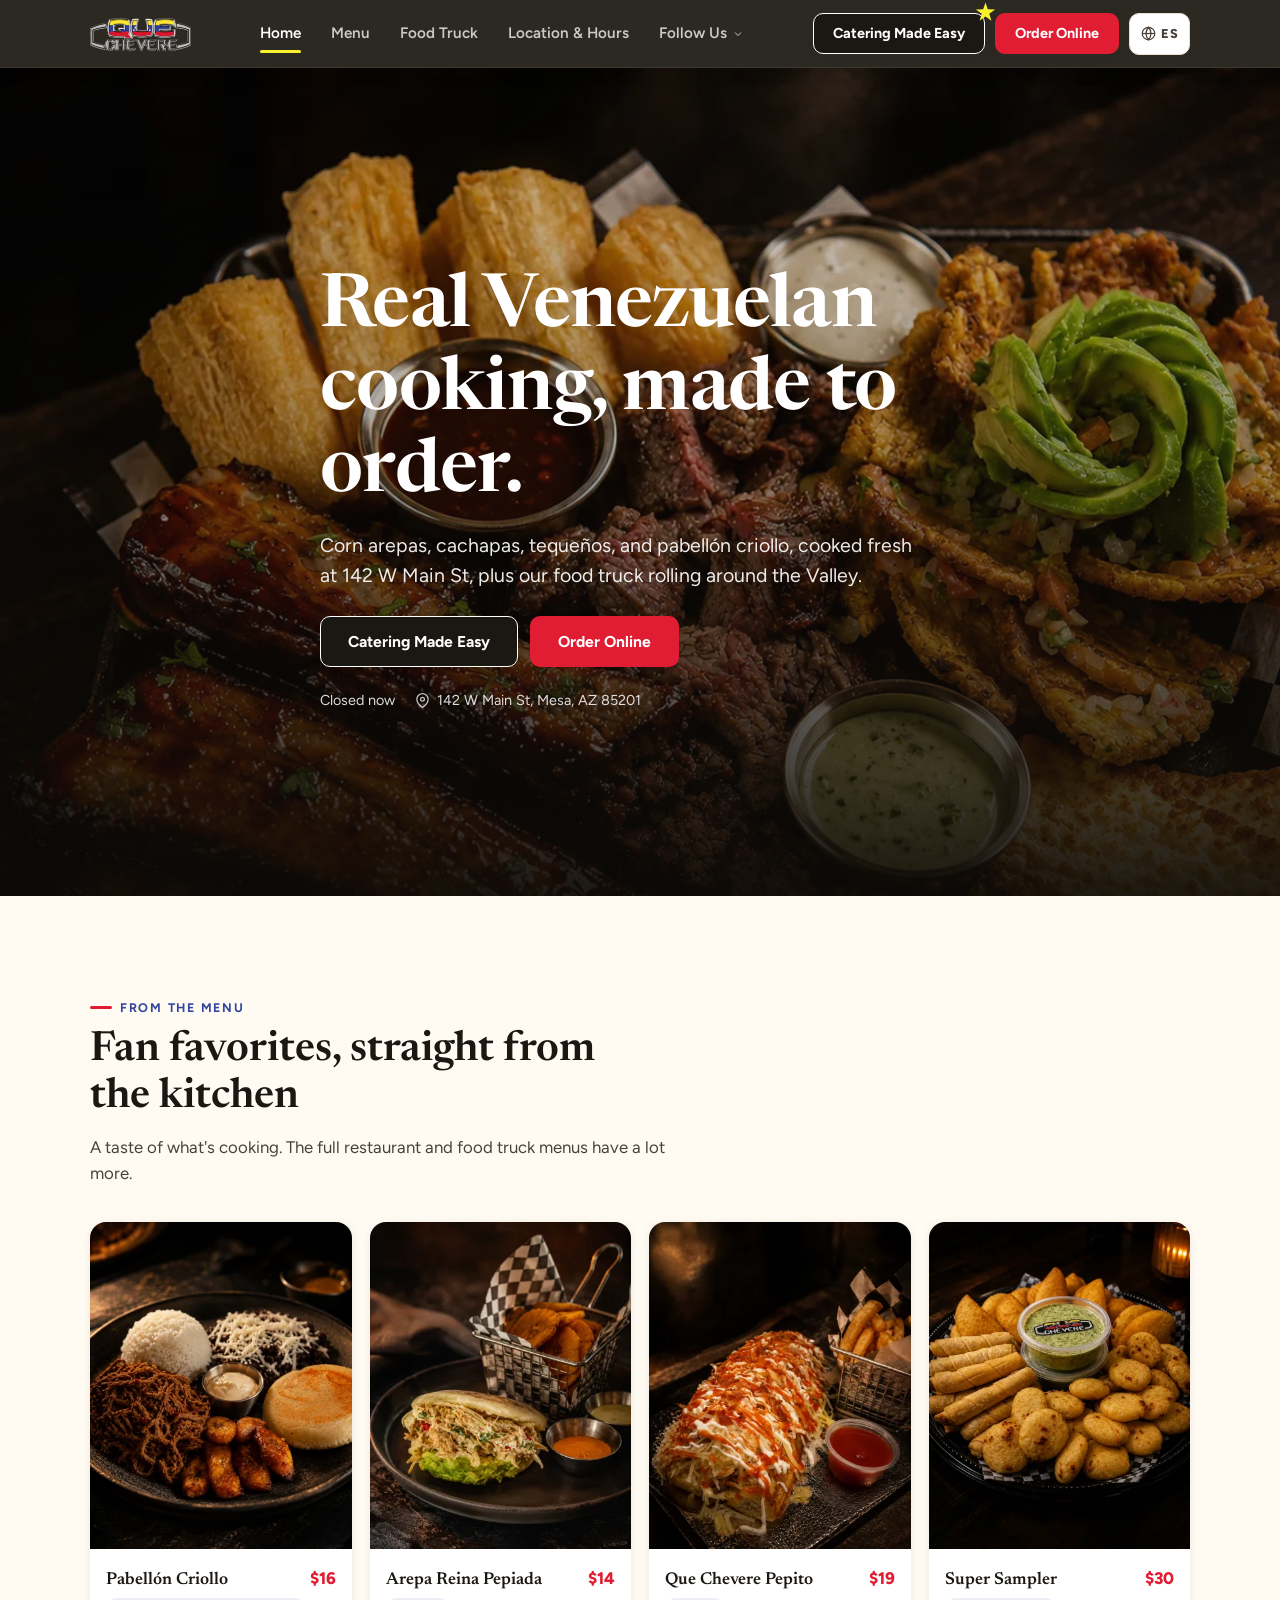
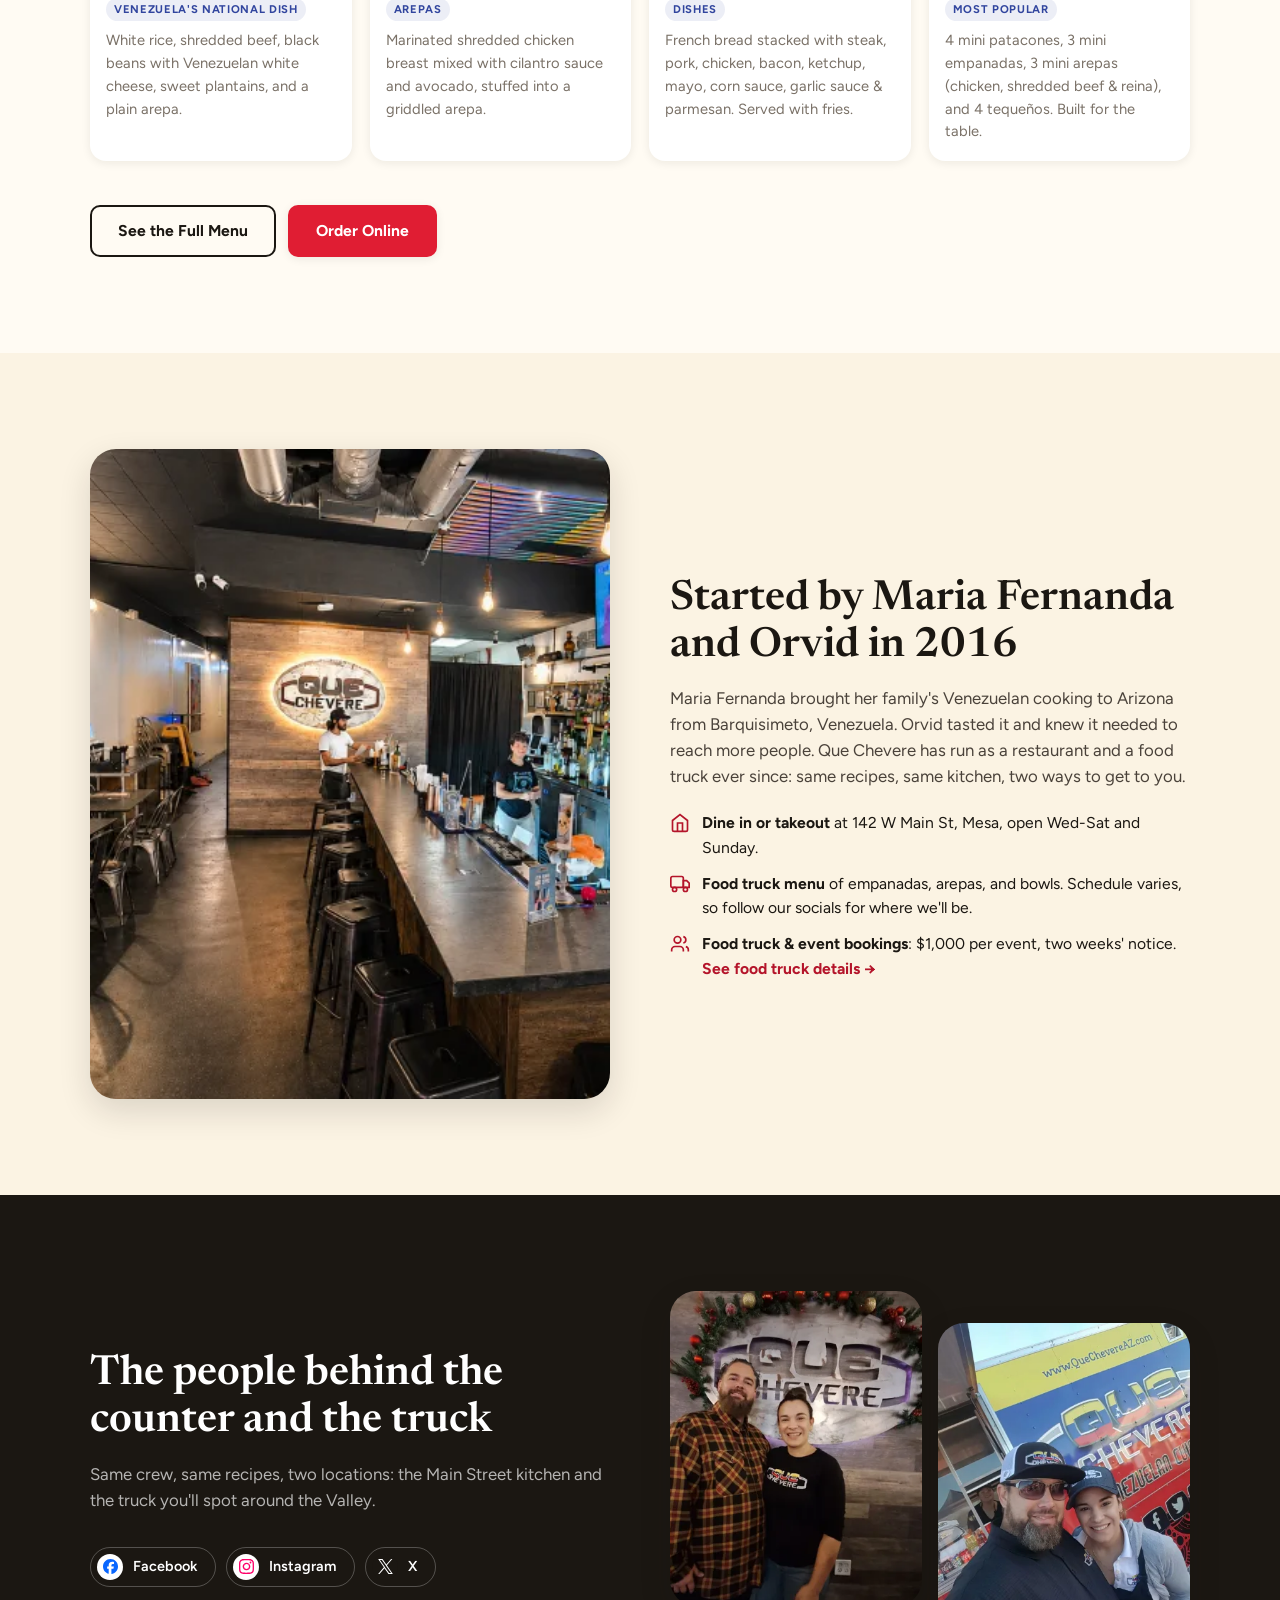
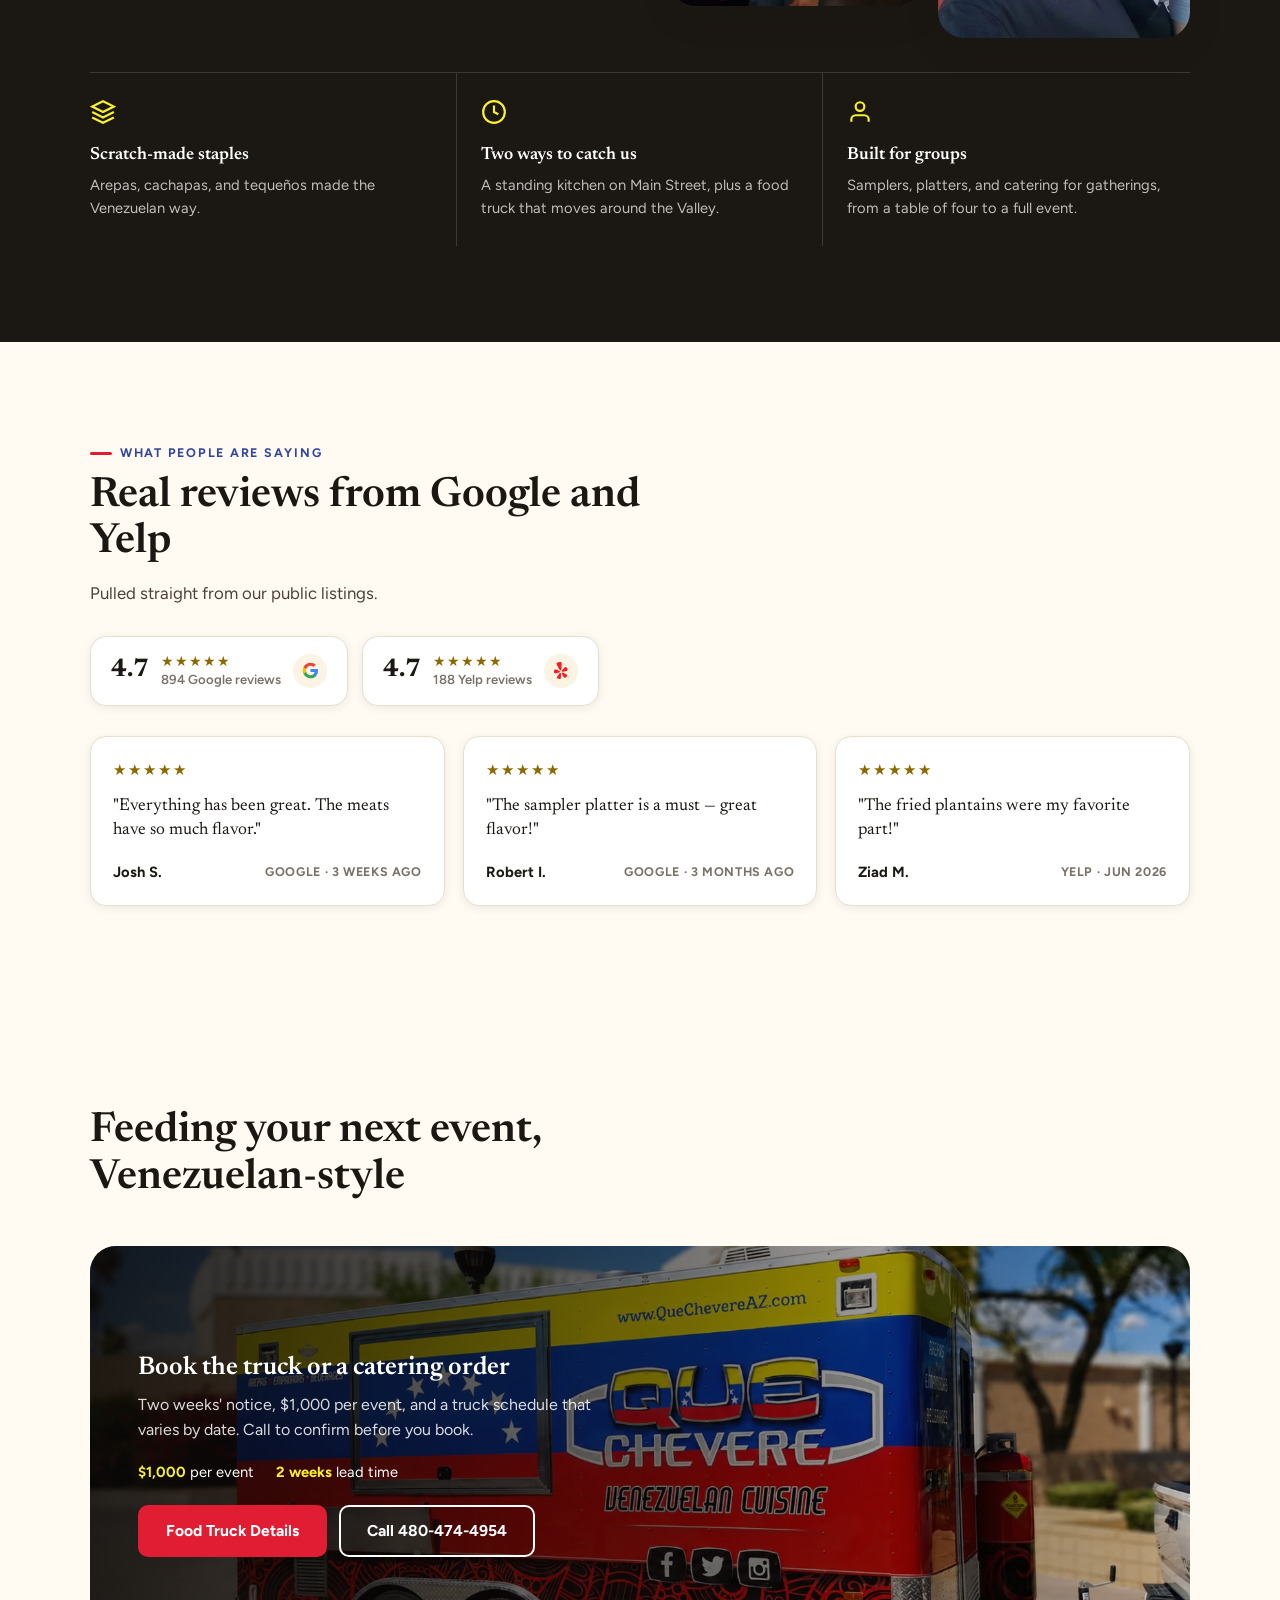
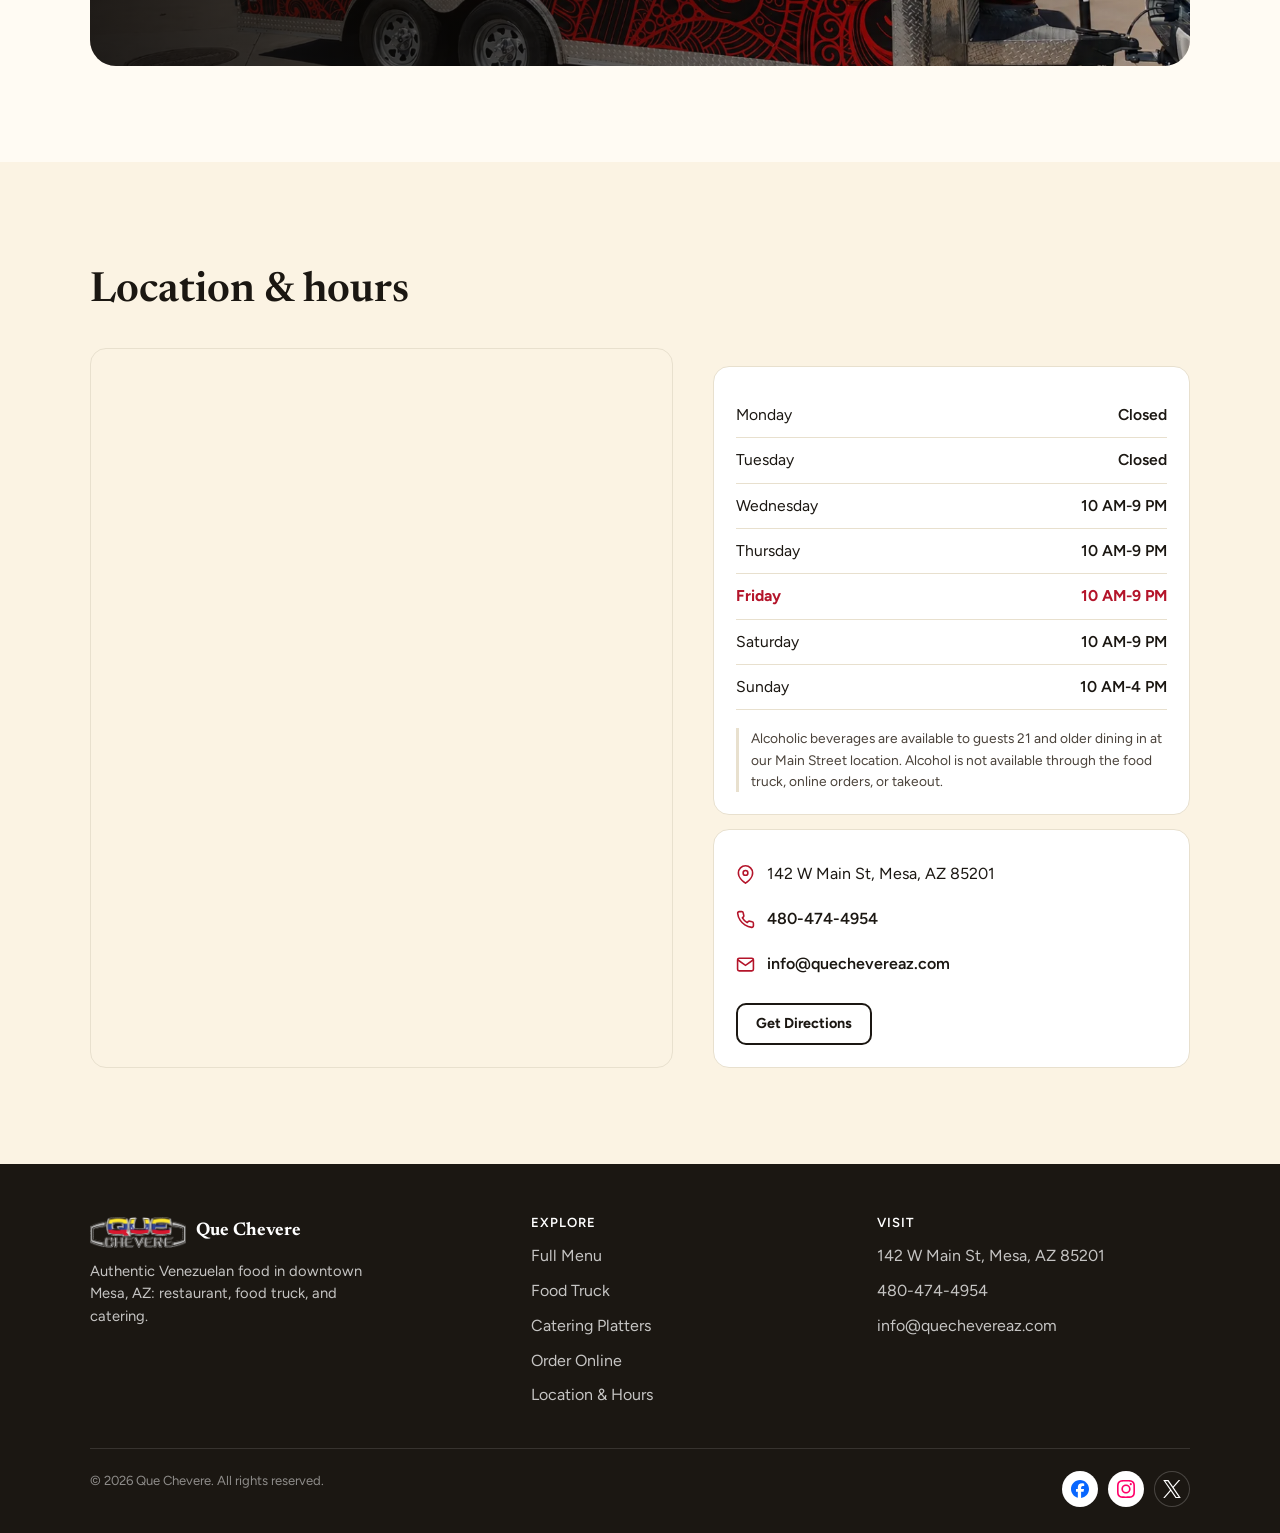
<file: index.html>
<!DOCTYPE html>
<html lang="en">
<head>
<meta charset="UTF-8">
<meta name="viewport" content="width=device-width, initial-scale=1">
<title data-i18n="home.meta_title">Que Chevere: Venezuelan Restaurant &amp; Food Truck in Mesa, AZ</title>
<meta name="description" content="Que Chevere serves scratch-made Venezuelan arepas, cachapas, tequeños, and pabellón criollo in Mesa, AZ. Dine in, order online, or catch the food truck." data-i18n-content="home.meta_desc">
<link rel="canonical" href="https://quechevereaz.com/">
<link rel="alternate" hreflang="en" href="https://quechevereaz.com/">
<link rel="alternate" hreflang="es" href="https://quechevereaz.com/es/">
<link rel="alternate" hreflang="x-default" href="https://quechevereaz.com/">
<meta property="og:title" content="Que Chevere: Venezuelan Restaurant &amp; Food Truck in Mesa, AZ" data-i18n-content="home.og_title">
<meta property="og:description" content="Scratch-made Venezuelan arepas, cachapas, tequeños, and pabellón criollo. Dine in, order online, or catch the food truck around the Valley." data-i18n-content="home.og_desc">
<meta property="og:type" content="website">
<meta property="og:url" content="https://quechevereaz.com/">
<meta property="og:image" content="https://quechevereaz.com/assets/images-optimized/house-grill-platter-1122w.webp">
<meta name="twitter:card" content="summary_large_image">
<meta name="twitter:title" content="Que Chevere: Venezuelan Restaurant &amp; Food Truck in Mesa, AZ" data-i18n-content="home.og_title">
<meta name="twitter:description" content="Scratch-made Venezuelan arepas, cachapas, tequeños, and pabellón criollo. Dine in, order online, or catch the food truck around the Valley." data-i18n-content="home.og_desc">
<meta name="twitter:image" content="https://quechevereaz.com/assets/images-optimized/house-grill-platter-1122w.webp">
<meta name="theme-color" content="#31459E">
<link rel="icon" href="assets/images-optimized/logo-400w.webp" type="image/webp">
<link rel="apple-touch-icon" href="assets/images-optimized/logo-400w.webp">
<link rel="stylesheet" href="assets/css/style.css">
<script type="application/ld+json">
{
  "@context": "https://schema.org",
  "@type": "Restaurant",
  "@id": "https://quechevereaz.com/#restaurant",
  "name": "Que Chevere",
  "servesCuisine": "Venezuelan",
  "url": "https://quechevereaz.com/",
  "telephone": "+1-480-474-4954",
  "email": "info@quechevereaz.com",
  "image": "https://quechevereaz.com/assets/images-optimized/house-grill-platter-1122w.webp",
  "address": {
    "@type": "PostalAddress",
    "streetAddress": "142 W Main St",
    "addressLocality": "Mesa",
    "addressRegion": "AZ",
    "postalCode": "85201",
    "addressCountry": "US"
  },
  "menu": "https://quechevereaz.com/menu.html",
  "priceRange": "$$",
  "acceptsReservations": false,
  "openingHoursSpecification": [
    { "@type": "OpeningHoursSpecification", "dayOfWeek": ["Wednesday","Thursday","Friday","Saturday"], "opens": "10:00", "closes": "21:00" },
    { "@type": "OpeningHoursSpecification", "dayOfWeek": "Sunday", "opens": "10:00", "closes": "16:00" }
  ],
  "sameAs": [
    "https://www.facebook.com/quechevereaz/",
    "https://www.instagram.com/quechevereaz",
    "https://x.com/quechevereaz"
  ]
}
</script>
</head>
<body class="has-mobile-bar">
<a class="skip-link" href="#main">Skip to content</a>

<header class="site-header">
  <div class="container">
    <a href="index.html" class="brand">
      <img src="assets/images-optimized/logo-400w.webp" data-i18n-alt="home.logo_alt" alt="Que Chevere logo">
    </a>
    <nav class="main-nav" aria-label="Primary">
      <a href="index.html" class="is-active" data-i18n="nav.home">Home</a>
      <a href="menu.html" data-i18n="nav.menu">Menu</a>
      <a href="catering.html" data-i18n="nav.catering">Food Truck</a>
      <a href="index.html#location" data-i18n="nav.location">Location &amp; Hours</a>
      <div class="nav-dropdown">
        <button class="nav-dropdown__btn" type="button" aria-expanded="false" data-dropdown-toggle>
          <span data-i18n="nav.follow">Follow Us</span>
          <svg viewBox="0 0 24 24" fill="none" stroke="currentColor" stroke-width="2" aria-hidden="true"><polyline points="6 9 12 15 18 9"/></svg>
        </button>
        <div class="nav-dropdown__panel" data-dropdown-panel>
          <a href="https://www.facebook.com/quechevereaz/" target="_blank" rel="noopener"><svg viewBox="0 0 24 24" fill="#0866FF" aria-hidden="true"><path d="M9.101 23.691v-7.98H6.627v-3.667h2.474v-1.58c0-4.085 1.848-5.978 5.858-5.978.401 0 .955.042 1.468.103a8.68 8.68 0 0 1 1.141.195v3.325a8.623 8.623 0 0 0-.653-.036 26.805 26.805 0 0 0-.733-.009c-.707 0-1.259.096-1.675.309a1.686 1.686 0 0 0-.679.622c-.258.42-.374.995-.374 1.752v1.297h3.919l-.386 2.103-.287 1.564h-3.246v8.245C19.396 23.238 24 18.179 24 12.044c0-6.627-5.373-12-12-12s-12 5.373-12 12c0 5.628 3.874 10.35 9.101 11.647Z"/></svg>Facebook</a>
          <a href="https://www.instagram.com/quechevereaz" target="_blank" rel="noopener"><svg viewBox="0 0 24 24" fill="#FF0069" aria-hidden="true"><path d="M7.0301.084c-1.2768.0602-2.1487.264-2.911.5634-.7888.3075-1.4575.72-2.1228 1.3877-.6652.6677-1.075 1.3368-1.3802 2.127-.2954.7638-.4956 1.6365-.552 2.914-.0564 1.2775-.0689 1.6882-.0626 4.947.0062 3.2586.0206 3.6671.0825 4.9473.061 1.2765.264 2.1482.5635 2.9107.308.7889.72 1.4573 1.388 2.1228.6679.6655 1.3365 1.0743 2.1285 1.38.7632.295 1.6361.4961 2.9134.552 1.2773.056 1.6884.069 4.9462.0627 3.2578-.0062 3.6675-.0207 4.9478-.0814 1.28-.0607 2.1468-.2652 2.9107-.5633.7889-.3086 1.4578-.72 2.1228-1.388.665-.668 1.0745-1.3378 1.3795-2.1284.2957-.7632.4966-1.636.552-2.9124.056-1.2809.0692-1.6898.063-4.948-.0063-3.2583-.021-3.6668-.0817-4.9465-.0607-1.2797-.264-2.1487-.5633-2.9117-.3084-.7889-.72-1.4568-1.3876-2.1228C21.3053.9328 20.6362.5231 19.8442.218c-.7636-.2951-1.6361-.4966-2.9134-.552C15.653-.3906 15.242-.4032 11.9838-.397c-3.2583.0063-3.6662.0207-4.9537.0814m.1416 21.6748c-1.1706-.0511-1.8063-.246-2.2295-.4094-.5605-.216-.96-.4762-1.3807-.895-.4208-.4188-.6817-.8181-.899-1.378-.1644-.4231-.3607-1.0588-.4138-2.2294-.0575-1.2655-.0703-1.6398-.0776-4.8341-.0073-3.1943.0044-3.5685.0587-4.834.05-1.1698.2465-1.8063.4099-2.2294.216-.5613.4755-.96.895-1.3805.4194-.4205.8181-.6816 1.3783-.899.4224-.1652 1.0581-.3607 2.2286-.4138 1.2655-.0576 1.6399-.0703 4.8341-.0776 3.1942-.0073 3.5686.0044 4.8349.0587 1.1706.0511 1.8063.246 2.2294.4099.5606.216.9601.4755 1.3806.895.4205.4195.6817.818.899 1.3783.1653.4225.3608 1.0581.4138 2.2287.0576 1.2655.0704 1.6399.0776 4.8341.0073 3.1943-.0044 3.5686-.0587 4.834-.0511 1.1706-.246 1.8063-.4093 2.2295-.216.5613-.4762.9601-.895 1.3807-.419.4207-.8182.6816-1.3784.899-.4224.1653-1.058.3608-2.228.4138-1.2656.0576-1.6399.0703-4.8342.0776-3.1943.0073-3.5686-.0043-4.834-.0587M16.953 5.5866A1.44 1.44 0 1 0 18.39 4.144a1.44 1.44 0 0 0-1.437 1.4426M5.8385 12.012c.0069 3.4022 2.7729 6.1552 6.1747 6.1483 3.4018-.0069 6.157-2.7737 6.1502-6.1759-.0069-3.4022-2.7737-6.1553-6.1759-6.1484-3.4018.0069-6.155 2.7729-6.148 6.176m2.164-.0044A3.9998 3.9998 0 1 1 12.0044 16a4.0002 4.0002 0 0 1-4.0019-3.9924"/></svg>Instagram</a>
          <a href="https://x.com/quechevereaz" target="_blank" rel="noopener"><svg viewBox="0 0 24 24" fill="#1B1712" aria-hidden="true"><path d="M14.234 10.162 22.977 0h-2.072l-7.591 8.824L7.251 0H.258l9.168 13.343L.258 24H2.33l8.016-9.318L16.749 24h6.993zm-2.837 3.299-.929-1.329L3.076 1.56h3.182l5.965 8.532.929 1.329 7.754 11.09h-3.182z"/></svg>X</a>
        </div>
      </div>
    </nav>
    <div class="header-actions">
      <span class="btn-featured-wrap">
        <a href="platters.html" class="btn btn-sm btn-catering" data-i18n="header.catering">Catering Made Easy</a>
        <span class="btn-featured-star" aria-hidden="true"></span>
      </span>
      <a href="https://my-site-109978-105530.square.site/" target="_blank" rel="noopener" class="btn btn-primary btn-sm btn-order" data-i18n="header.order">Order Online</a>
      <button class="lang-toggle" type="button" data-lang-toggle aria-label="Switch to Spanish">
        <svg viewBox="0 0 24 24" fill="none" stroke="currentColor" stroke-width="2" aria-hidden="true"><circle cx="12" cy="12" r="10"/><path d="M2 12h20"/><path d="M12 2a15.3 15.3 0 0 1 4 10 15.3 15.3 0 0 1-4 10 15.3 15.3 0 0 1-4-10 15.3 15.3 0 0 1 4-10z"/></svg>
        <span data-lang-label>ES</span>
      </button>
      <button class="nav-toggle" aria-label="Open menu" aria-expanded="false" aria-controls="mobile-nav" data-i18n-aria-label="navtoggle.aria_open">
        <svg viewBox="0 0 24 24" fill="none" stroke="currentColor" stroke-width="2" aria-hidden="true"><path d="M4 7h16M4 12h16M4 17h16"/></svg>
      </button>
    </div>
  </div>
</header>
<nav class="mobile-nav" aria-label="Mobile" id="mobile-nav">
  <a href="index.html" data-i18n="nav.home">Home</a>
  <a href="menu.html" data-i18n="nav.menu">Menu</a>
  <a href="catering.html" data-i18n="nav.catering">Food Truck</a>
  <a href="index.html#location" data-i18n="nav.location">Location &amp; Hours</a>
  <div class="nav-dropdown">
    <button class="nav-dropdown__btn" type="button" aria-expanded="false" data-dropdown-toggle>
      <span data-i18n="nav.follow">Follow Us</span>
      <svg viewBox="0 0 24 24" fill="none" stroke="currentColor" stroke-width="2" aria-hidden="true"><polyline points="6 9 12 15 18 9"/></svg>
    </button>
    <div class="nav-dropdown__panel" data-dropdown-panel>
      <a href="https://www.facebook.com/quechevereaz/" target="_blank" rel="noopener"><svg viewBox="0 0 24 24" fill="#0866FF" aria-hidden="true"><path d="M9.101 23.691v-7.98H6.627v-3.667h2.474v-1.58c0-4.085 1.848-5.978 5.858-5.978.401 0 .955.042 1.468.103a8.68 8.68 0 0 1 1.141.195v3.325a8.623 8.623 0 0 0-.653-.036 26.805 26.805 0 0 0-.733-.009c-.707 0-1.259.096-1.675.309a1.686 1.686 0 0 0-.679.622c-.258.42-.374.995-.374 1.752v1.297h3.919l-.386 2.103-.287 1.564h-3.246v8.245C19.396 23.238 24 18.179 24 12.044c0-6.627-5.373-12-12-12s-12 5.373-12 12c0 5.628 3.874 10.35 9.101 11.647Z"/></svg>Facebook</a>
      <a href="https://www.instagram.com/quechevereaz" target="_blank" rel="noopener"><svg viewBox="0 0 24 24" fill="#FF0069" aria-hidden="true"><path d="M7.0301.084c-1.2768.0602-2.1487.264-2.911.5634-.7888.3075-1.4575.72-2.1228 1.3877-.6652.6677-1.075 1.3368-1.3802 2.127-.2954.7638-.4956 1.6365-.552 2.914-.0564 1.2775-.0689 1.6882-.0626 4.947.0062 3.2586.0206 3.6671.0825 4.9473.061 1.2765.264 2.1482.5635 2.9107.308.7889.72 1.4573 1.388 2.1228.6679.6655 1.3365 1.0743 2.1285 1.38.7632.295 1.6361.4961 2.9134.552 1.2773.056 1.6884.069 4.9462.0627 3.2578-.0062 3.6675-.0207 4.9478-.0814 1.28-.0607 2.1468-.2652 2.9107-.5633.7889-.3086 1.4578-.72 2.1228-1.388.665-.668 1.0745-1.3378 1.3795-2.1284.2957-.7632.4966-1.636.552-2.9124.056-1.2809.0692-1.6898.063-4.948-.0063-3.2583-.021-3.6668-.0817-4.9465-.0607-1.2797-.264-2.1487-.5633-2.9117-.3084-.7889-.72-1.4568-1.3876-2.1228C21.3053.9328 20.6362.5231 19.8442.218c-.7636-.2951-1.6361-.4966-2.9134-.552C15.653-.3906 15.242-.4032 11.9838-.397c-3.2583.0063-3.6662.0207-4.9537.0814m.1416 21.6748c-1.1706-.0511-1.8063-.246-2.2295-.4094-.5605-.216-.96-.4762-1.3807-.895-.4208-.4188-.6817-.8181-.899-1.378-.1644-.4231-.3607-1.0588-.4138-2.2294-.0575-1.2655-.0703-1.6398-.0776-4.8341-.0073-3.1943.0044-3.5685.0587-4.834.05-1.1698.2465-1.8063.4099-2.2294.216-.5613.4755-.96.895-1.3805.4194-.4205.8181-.6816 1.3783-.899.4224-.1652 1.0581-.3607 2.2286-.4138 1.2655-.0576 1.6399-.0703 4.8341-.0776 3.1942-.0073 3.5686.0044 4.8349.0587 1.1706.0511 1.8063.246 2.2294.4099.5606.216.9601.4755 1.3806.895.4205.4195.6817.818.899 1.3783.1653.4225.3608 1.0581.4138 2.2287.0576 1.2655.0704 1.6399.0776 4.8341.0073 3.1943-.0044 3.5686-.0587 4.834-.0511 1.1706-.246 1.8063-.4093 2.2295-.216.5613-.4762.9601-.895 1.3807-.419.4207-.8182.6816-1.3784.899-.4224.1653-1.058.3608-2.228.4138-1.2656.0576-1.6399.0703-4.8342.0776-3.1943.0073-3.5686-.0043-4.834-.0587M16.953 5.5866A1.44 1.44 0 1 0 18.39 4.144a1.44 1.44 0 0 0-1.437 1.4426M5.8385 12.012c.0069 3.4022 2.7729 6.1552 6.1747 6.1483 3.4018-.0069 6.157-2.7737 6.1502-6.1759-.0069-3.4022-2.7737-6.1553-6.1759-6.1484-3.4018.0069-6.155 2.7729-6.148 6.176m2.164-.0044A3.9998 3.9998 0 1 1 12.0044 16a4.0002 4.0002 0 0 1-4.0019-3.9924"/></svg>Instagram</a>
      <a href="https://x.com/quechevereaz" target="_blank" rel="noopener"><svg viewBox="0 0 24 24" fill="#1B1712" aria-hidden="true"><path d="M14.234 10.162 22.977 0h-2.072l-7.591 8.824L7.251 0H.258l9.168 13.343L.258 24H2.33l8.016-9.318L16.749 24h6.993zm-2.837 3.299-.929-1.329L3.076 1.56h3.182l5.965 8.532.929 1.329 7.754 11.09h-3.182z"/></svg>X</a>
    </div>
  </div>
  <button class="lang-row" type="button" data-lang-toggle aria-label="Switch to Spanish">
    <span data-lang-label-full>Español</span>
    <svg viewBox="0 0 24 24" fill="none" stroke="currentColor" stroke-width="2" aria-hidden="true"><circle cx="12" cy="12" r="10"/><path d="M2 12h20"/><path d="M12 2a15.3 15.3 0 0 1 4 10 15.3 15.3 0 0 1-4 10 15.3 15.3 0 0 1-4-10 15.3 15.3 0 0 1 4-10z"/></svg>
  </button>
  <div class="cta-row">
    <a href="https://my-site-109978-105530.square.site/" target="_blank" rel="noopener" class="btn btn-primary" data-i18n="header.order">Order Online</a>
    <a href="platters.html" class="btn btn-catering" data-i18n="header.catering">Catering Made Easy</a>
  </div>
</nav>

<main id="main">

  <!-- ============ HERO ============ -->
  <section class="hero">
    <img
      src="assets/images-optimized/house-grill-platter-1122w.webp"
      srcset="assets/images-optimized/house-grill-platter-400w.webp 400w,
              assets/images-optimized/house-grill-platter-800w.webp 800w,
              assets/images-optimized/house-grill-platter-1122w.webp 1122w"
      sizes="100vw"
      data-i18n-alt="home.hero_img_alt" alt="A shareable Que Chevere grill platter with churrasco, ribs, tostones, avocado, and dipping sauces"
      fetchpriority="high" decoding="async">
    <div class="container hero-content">
      <h1 data-i18n="home.hero_title">Real Venezuelan cooking, made to order.</h1>
      <p class="hero-sub" data-i18n="home.hero_sub">Corn arepas, cachapas, tequeños, and pabellón criollo, cooked fresh at 142 W Main St, plus our food truck rolling around the Valley.</p>
      <div class="cta-row">
        <a href="platters.html" class="btn btn-catering" data-i18n="header.catering">Catering Made Easy</a>
        <a href="https://my-site-109978-105530.square.site/" target="_blank" rel="noopener" class="btn btn-primary" data-i18n="header.order">Order Online</a>
      </div>
      <div class="hero-meta">
        <span data-hours-status>Checking hours…</span>
        <span>
          <svg viewBox="0 0 24 24" fill="none" stroke="currentColor" stroke-width="2" aria-hidden="true"><path d="M21 10c0 7-9 13-9 13s-9-6-9-13a9 9 0 0 1 18 0z"/><circle cx="12" cy="10" r="3"/></svg>
          <span data-i18n="home.hero_address_label">142 W Main St, Mesa, AZ 85201</span>
        </span>
      </div>
    </div>
  </section>

  <!-- ============ FAN FAVORITES (food proof + featured dish cards) ============ -->
  <section id="menu">
    <div class="container">
      <span class="eyebrow" data-i18n="home.favs_eyebrow">From the Menu</span>
      <h2 class="section-heading" data-i18n="home.favs_heading">Fan favorites, straight from the kitchen</h2>
      <p class="section-lede" data-i18n="home.favs_lede">A taste of what's cooking. The full restaurant and food truck menus have a lot more.</p>

      <div class="dish-grid">
        <article class="dish-card">
          <div class="dish-card__media">
            <img src="assets/images-optimized/pabellon-criollo-800w.webp"
                 srcset="assets/images-optimized/pabellon-criollo-400w.webp 400w, assets/images-optimized/pabellon-criollo-800w.webp 800w, assets/images-optimized/pabellon-criollo-1122w.webp 1122w"
                 sizes="(min-width: 1080px) 25vw, (min-width: 640px) 50vw, 100vw"
                 data-i18n-alt="home.dish1_alt" alt="Pabellón Criollo with shredded beef, black beans, white rice, sweet plantains, and arepa" loading="lazy" decoding="async">
          </div>
          <div class="dish-card__body">
            <div class="dish-card__top">
              <span class="dish-card__name">Pabellón Criollo</span>
              <span class="dish-card__price">$16</span>
            </div>
            <span class="dish-card__tag" data-i18n="home.card2_tag">Venezuela's National Dish</span>
            <p class="dish-card__desc" data-i18n="home.card2_desc">White rice, shredded beef, black beans with Venezuelan white cheese, sweet plantains, and a plain arepa.</p>
          </div>
        </article>

        <article class="dish-card">
          <div class="dish-card__media">
            <img src="assets/images-optimized/reina-pepiada-800w.webp"
                 srcset="assets/images-optimized/reina-pepiada-400w.webp 400w, assets/images-optimized/reina-pepiada-800w.webp 800w, assets/images-optimized/reina-pepiada-1122w.webp 1122w"
                 sizes="(min-width: 1080px) 25vw, (min-width: 640px) 50vw, 100vw"
                 data-i18n-alt="home.dish2_alt" alt="Arepa Reina Pepiada stuffed with marinated shredded chicken, cilantro sauce, and avocado" loading="lazy" decoding="async">
          </div>
          <div class="dish-card__body">
            <div class="dish-card__top">
              <span class="dish-card__name">Arepa Reina Pepiada</span>
              <span class="dish-card__price">$14</span>
            </div>
            <span class="dish-card__tag" data-i18n="home.card3_tag">Arepas</span>
            <p class="dish-card__desc" data-i18n="home.card3_desc">Marinated shredded chicken breast mixed with cilantro sauce and avocado, stuffed into a griddled arepa.</p>
          </div>
        </article>

        <article class="dish-card">
          <div class="dish-card__media">
            <img src="assets/images-optimized/pepito-800w.webp"
                 srcset="assets/images-optimized/pepito-400w.webp 400w, assets/images-optimized/pepito-800w.webp 800w, assets/images-optimized/pepito-1122w.webp 1122w"
                 sizes="(min-width: 1080px) 25vw, (min-width: 640px) 50vw, 100vw"
                 data-i18n-alt="home.dish3_alt" alt="Que Chevere Pepito, a stuffed French bread sandwich with steak, pork, chicken, bacon, and cheese" loading="lazy" decoding="async">
          </div>
          <div class="dish-card__body">
            <div class="dish-card__top">
              <span class="dish-card__name">Que Chevere Pepito</span>
              <span class="dish-card__price">$19</span>
            </div>
            <span class="dish-card__tag" data-i18n="home.card4_tag">Dishes</span>
            <p class="dish-card__desc" data-i18n="home.card4_desc">French bread stacked with steak, pork, chicken, bacon, ketchup, mayo, corn sauce, garlic sauce &amp; parmesan. Served with fries.</p>
          </div>
        </article>

        <article class="dish-card">
          <div class="dish-card__media">
            <img src="assets/images-optimized/pasapalos-sampler-800w.webp"
                 srcset="assets/images-optimized/pasapalos-sampler-400w.webp 400w, assets/images-optimized/pasapalos-sampler-800w.webp 800w, assets/images-optimized/pasapalos-sampler-1122w.webp 1122w"
                 sizes="(min-width: 1080px) 25vw, (min-width: 640px) 50vw, 100vw"
                 data-i18n-alt="home.dish4_alt" alt="Super Sampler platter with tequeños, mini empanadas, and mini arepas at Que Chevere" loading="lazy" decoding="async">
          </div>
          <div class="dish-card__body">
            <div class="dish-card__top">
              <span class="dish-card__name">Super Sampler</span>
              <span class="dish-card__price">$30</span>
            </div>
            <span class="dish-card__tag" data-i18n="home.card1_tag">Most Popular</span>
            <p class="dish-card__desc" data-i18n="home.card1_desc">4 mini patacones, 3 mini empanadas, 3 mini arepas (chicken, shredded beef &amp; reina), and 4 tequeños. Built for the table.</p>
          </div>
        </article>
      </div>

      <div class="cta-row mt-lg">
        <a href="menu.html" class="btn btn-outline-dark" data-i18n="home.see_full_menu">See the Full Menu</a>
        <a href="https://my-site-109978-105530.square.site/" target="_blank" rel="noopener" class="btn btn-primary" data-i18n="header.order">Order Online</a>
      </div>
    </div>
  </section>

  <!-- ============ STORY / TWO WAYS TO EAT ============ -->
  <section class="band-paper-dim">
    <div class="container split">
      <div class="split-media">
        <img src="assets/images-optimized/restaurant-interior-800w.webp"
             srcset="assets/images-optimized/restaurant-interior-400w.webp 400w, assets/images-optimized/restaurant-interior-800w.webp 800w, assets/images-optimized/restaurant-interior-1600w.webp 1600w"
             sizes="(min-width: 900px) 50vw, 100vw"
             data-i18n-alt="home.interior_alt" alt="Que Chevere dining room interior in downtown Mesa" loading="lazy" decoding="async">
      </div>
      <div class="split-body">
        <h2 class="section-heading" data-i18n="home.story_heading">Started by Maria Fernanda and Orvid in 2016</h2>
        <p class="section-lede" data-i18n="home.story_lede">Maria Fernanda brought her family's Venezuelan cooking to Arizona from Barquisimeto, Venezuela. Orvid tasted it and knew it needed to reach more people. Que Chevere has run as a restaurant and a food truck ever since: same recipes, same kitchen, two ways to get to you.</p>
        <ul class="fact-list">
          <li>
            <svg viewBox="0 0 24 24" fill="none" stroke="currentColor" stroke-width="2" aria-hidden="true"><path d="M3 9l9-7 9 7v11a2 2 0 0 1-2 2H5a2 2 0 0 1-2-2z"/><path d="M9 22V12h6v10"/></svg>
            <span data-i18n-html="home.fact1_html"><strong>Dine in or takeout</strong> at 142 W Main St, Mesa, open Wed-Sat and Sunday.</span>
          </li>
          <li>
            <svg viewBox="0 0 24 24" fill="none" stroke="currentColor" stroke-width="2" aria-hidden="true"><rect x="1" y="3" width="15" height="13" rx="2"/><path d="M16 8h4l3 3v5h-7z"/><circle cx="5.5" cy="18.5" r="2.5"/><circle cx="18.5" cy="18.5" r="2.5"/></svg>
            <span data-i18n-html="home.fact2_html"><strong>Food truck menu</strong> of empanadas, arepas, and bowls. Schedule varies, so follow our socials for where we'll be.</span>
          </li>
          <li>
            <svg viewBox="0 0 24 24" fill="none" stroke="currentColor" stroke-width="2" aria-hidden="true"><path d="M16 21v-2a4 4 0 0 0-4-4H6a4 4 0 0 0-4 4v2"/><circle cx="9" cy="7" r="4"/><path d="M22 21v-2a4 4 0 0 0-3-3.87"/><path d="M16 3.13a4 4 0 0 1 0 7.75"/></svg>
            <span data-i18n-html="home.fact3_html"><strong>Food truck &amp; event bookings</strong>: $1,000 per event, two weeks' notice. <a href="catering.html" style="color:var(--red); font-weight:700;">See food truck details →</a></span>
          </li>
        </ul>
      </div>
    </div>
  </section>

  <!-- ============ TRUST / TEAM / SOCIAL ============ -->
  <section class="band-dark">
    <div class="container">
      <div class="split reverse">
        <div class="split-body">
          <h2 class="section-heading" data-i18n="home.team_heading">The people behind the counter and the truck</h2>
          <p class="section-lede muted" data-i18n="home.team_lede">Same crew, same recipes, two locations: the Main Street kitchen and the truck you'll spot around the Valley.</p>
          <div class="social-row">
            <a class="social-pill" href="https://www.facebook.com/quechevereaz/" target="_blank" rel="noopener">
              <span class="social-pill__icon"><svg viewBox="0 0 24 24" fill="#0866FF" aria-hidden="true"><path d="M9.101 23.691v-7.98H6.627v-3.667h2.474v-1.58c0-4.085 1.848-5.978 5.858-5.978.401 0 .955.042 1.468.103a8.68 8.68 0 0 1 1.141.195v3.325a8.623 8.623 0 0 0-.653-.036 26.805 26.805 0 0 0-.733-.009c-.707 0-1.259.096-1.675.309a1.686 1.686 0 0 0-.679.622c-.258.42-.374.995-.374 1.752v1.297h3.919l-.386 2.103-.287 1.564h-3.246v8.245C19.396 23.238 24 18.179 24 12.044c0-6.627-5.373-12-12-12s-12 5.373-12 12c0 5.628 3.874 10.35 9.101 11.647Z"/></svg></span>
              Facebook
            </a>
            <a class="social-pill" href="https://www.instagram.com/quechevereaz" target="_blank" rel="noopener">
              <span class="social-pill__icon"><svg viewBox="0 0 24 24" fill="#FF0069" aria-hidden="true"><path d="M7.0301.084c-1.2768.0602-2.1487.264-2.911.5634-.7888.3075-1.4575.72-2.1228 1.3877-.6652.6677-1.075 1.3368-1.3802 2.127-.2954.7638-.4956 1.6365-.552 2.914-.0564 1.2775-.0689 1.6882-.0626 4.947.0062 3.2586.0206 3.6671.0825 4.9473.061 1.2765.264 2.1482.5635 2.9107.308.7889.72 1.4573 1.388 2.1228.6679.6655 1.3365 1.0743 2.1285 1.38.7632.295 1.6361.4961 2.9134.552 1.2773.056 1.6884.069 4.9462.0627 3.2578-.0062 3.668-.0207 4.9478-.0814 1.28-.0607 2.147-.2652 2.9098-.5633.7889-.3086 1.4578-.72 2.1228-1.3881.665-.6682 1.0745-1.3378 1.3795-2.1284.2957-.7632.4966-1.636.552-2.9124.056-1.2809.0692-1.6898.063-4.948-.0063-3.2583-.021-3.6668-.0817-4.9465-.0607-1.2797-.264-2.1487-.5633-2.9117-.3084-.7889-.72-1.4568-1.3876-2.1228C21.2982 1.33 20.628.9208 19.8378.6165 19.074.321 18.2017.1197 16.9244.0645 15.6471.0093 15.236-.005 11.977.0014 8.718.0076 8.31.0215 7.0301.0839m.1402 21.6932c-1.17-.0509-1.8053-.2453-2.2287-.408-.5606-.216-.96-.4771-1.3819-.895-.422-.4178-.6811-.8186-.9-1.378-.1644-.4234-.3624-1.058-.4171-2.228-.0595-1.2645-.072-1.6442-.079-4.848-.007-3.2037.0053-3.583.0607-4.848.05-1.169.2456-1.805.408-2.2282.216-.5613.4762-.96.895-1.3816.4188-.4217.8184-.6814 1.3783-.9003.423-.1651 1.0575-.3614 2.227-.4171 1.2655-.06 1.6447-.072 4.848-.079 3.2033-.007 3.5835.005 4.8495.0608 1.169.0508 1.8053.2445 2.228.408.5608.216.96.4754 1.3816.895.4217.4194.6816.8176.9005 1.3787.1653.4217.3617 1.056.4169 2.2263.0602 1.2655.0739 1.645.0796 4.848.0058 3.203-.0055 3.5834-.061 4.848-.051 1.17-.245 1.8055-.408 2.2294-.216.5604-.4763.96-.8954 1.3814-.419.4215-.8181.6811-1.3783.9-.4224.1649-1.0577.3617-2.2262.4174-1.2656.0595-1.6448.072-4.8493.079-3.2045.007-3.5825-.006-4.848-.0608M16.953 5.5864A1.44 1.44 0 1 0 18.39 4.144a1.44 1.44 0 0 0-1.437 1.4424M5.8385 12.012c.0067 3.4032 2.7706 6.1557 6.173 6.1493 3.4026-.0065 6.157-2.7701 6.1506-6.1733-.0065-3.4032-2.771-6.1565-6.174-6.1498-3.403.0067-6.156 2.771-6.1496 6.1738M8 12.0077a4 4 0 1 1 4.008 3.9921A3.9996 3.9996 0 0 1 8 12.0077"/></svg></span>
              Instagram
            </a>
            <a class="social-pill" href="https://x.com/quechevereaz" target="_blank" rel="noopener">
              <span class="social-pill__icon social-pill__icon--x"><svg viewBox="0 0 24 24" fill="#FFFFFF" aria-hidden="true"><path d="M14.234 10.162 22.977 0h-2.072l-7.591 8.824L7.251 0H.258l9.168 13.343L.258 24H2.33l8.016-9.318L16.749 24h6.993zm-2.837 3.299-.929-1.329L3.076 1.56h3.182l5.965 8.532.929 1.329 7.754 11.09h-3.182z"/></svg></span>
              X
            </a>
          </div>
        </div>
        <div class="split-media" style="display:grid; grid-template-columns:1fr 1fr; gap:16px;">
          <img src="assets/images-optimized/owners-store-800w.webp"
               srcset="assets/images-optimized/owners-store-400w.webp 400w, assets/images-optimized/owners-store-800w.webp 800w, assets/images-optimized/owners-store-926w.webp 926w"
               sizes="(min-width: 900px) 25vw, 45vw"
               data-i18n-alt="home.team1_alt" alt="Que Chevere team at the Main Street restaurant" loading="lazy" decoding="async" style="border-radius:var(--radius-lg); box-shadow:var(--shadow-md); aspect-ratio:4/5; object-fit:cover;">
          <img src="assets/images-optimized/owners-food-truck-800w.webp"
               srcset="assets/images-optimized/owners-food-truck-400w.webp 400w, assets/images-optimized/owners-food-truck-800w.webp 800w, assets/images-optimized/owners-food-truck-972w.webp 972w"
               sizes="(min-width: 900px) 25vw, 45vw"
               data-i18n-alt="home.team2_alt" alt="Que Chevere team at the food truck" loading="lazy" decoding="async" style="border-radius:var(--radius-lg); box-shadow:var(--shadow-md); aspect-ratio:4/5; object-fit:cover; margin-top:32px;">
        </div>
      </div>

      <div class="trust-bar">
        <div class="trust-card">
          <svg viewBox="0 0 24 24" fill="none" stroke="currentColor" stroke-width="2" aria-hidden="true"><path d="M12 2 2 7l10 5 10-5-10-5z"/><path d="M2 17l10 5 10-5"/><path d="M2 12l10 5 10-5"/></svg>
          <h3 data-i18n="home.trust1_h">Scratch-made staples</h3>
          <p data-i18n="home.trust1_p">Arepas, cachapas, and tequeños made the Venezuelan way.</p>
        </div>
        <div class="trust-card">
          <svg viewBox="0 0 24 24" fill="none" stroke="currentColor" stroke-width="2" aria-hidden="true"><circle cx="12" cy="12" r="10"/><path d="M12 6v6l4 2"/></svg>
          <h3 data-i18n="home.trust2_h">Two ways to catch us</h3>
          <p data-i18n="home.trust2_p">A standing kitchen on Main Street, plus a food truck that moves around the Valley.</p>
        </div>
        <div class="trust-card">
          <svg viewBox="0 0 24 24" fill="none" stroke="currentColor" stroke-width="2" aria-hidden="true"><path d="M20 21v-2a4 4 0 0 0-4-4H8a4 4 0 0 0-4 4v2"/><circle cx="12" cy="7" r="4"/></svg>
          <h3 data-i18n="home.trust3_h">Built for groups</h3>
          <p data-i18n="home.trust3_p">Samplers, platters, and catering for gatherings, from a table of four to a full event.</p>
        </div>
      </div>
    </div>
  </section>

  <!-- ============ REVIEWS ============ -->
  <section id="reviews">
    <div class="container">
      <span class="eyebrow" data-i18n="home.reviews_eyebrow">What People Are Saying</span>
      <h2 class="section-heading" data-i18n="home.reviews_heading">Real reviews from Google and Yelp</h2>
      <p class="section-lede" data-i18n="home.reviews_lede">Pulled straight from our public listings.</p>

      <div class="rating-badges">
        <div class="rating-badge">
          <span class="rating-badge__score">4.7</span>
          <span class="rating-badge__meta">
            <span class="rating-badge__stars">★★★★★</span>
            <span class="rating-badge__count" data-i18n="home.google_count">894 Google reviews</span>
          </span>
          <a class="rating-badge__link" href="https://www.google.com/maps/search/Que+Chevere+142+W+Main+St+Mesa+AZ+85201" target="_blank" rel="noopener" data-i18n-aria-label="home.read_google" aria-label="Read More on Google">
            <svg viewBox="0 0 24 24" aria-hidden="true"><path d="M22.56 12.25c0-.78-.07-1.53-.2-2.25H12v4.26h5.92c-.26 1.37-1.04 2.53-2.21 3.31v2.77h3.57c2.08-1.92 3.28-4.74 3.28-8.09z" fill="#4285F4"/><path d="M12 23c2.97 0 5.46-.98 7.28-2.66l-3.57-2.77c-.98.66-2.23 1.06-3.71 1.06-2.86 0-5.29-1.93-6.16-4.53H2.18v2.84C3.99 20.53 7.7 23 12 23z" fill="#34A853"/><path d="M5.84 14.09c-.22-.66-.35-1.36-.35-2.09s.13-1.43.35-2.09V7.07H2.18C1.43 8.55 1 10.22 1 12s.43 3.45 1.18 4.93l2.85-2.22.81-.62z" fill="#FBBC05"/><path d="M12 5.38c1.62 0 3.06.56 4.21 1.64l3.15-3.15C17.45 2.09 14.97 1 12 1 7.7 1 3.99 3.47 2.18 7.07l3.66 2.84c.87-2.6 3.3-4.53 6.16-4.53z" fill="#EA4335"/></svg>
          </a>
        </div>
        <div class="rating-badge">
          <span class="rating-badge__score">4.7</span>
          <span class="rating-badge__meta">
            <span class="rating-badge__stars">★★★★★</span>
            <span class="rating-badge__count" data-i18n="home.yelp_count">188 Yelp reviews</span>
          </span>
          <a class="rating-badge__link" href="https://www.yelp.com/biz/que-chevere-mesa" target="_blank" rel="noopener" data-i18n-aria-label="home.read_yelp" aria-label="Read More on Yelp">
            <svg viewBox="0 0 24 24" fill="#FF1A1A" aria-hidden="true"><path d="m7.6885 15.1415-3.6715.8483c-.3769.0871-.755.183-1.1452.155-.2611-.0188-.5122-.0414-.7606-.213a1.179 1.179 0 0 1-.331-.3594c-.3486-.5519-.3656-1.3661-.3697-2.0004a6.2874 6.2874 0 0 1 .3314-2.0642 1.857 1.857 0 0 1 .1073-.2474 2.3426 2.3426 0 0 1 .1255-.2165 2.4572 2.4572 0 0 1 .1563-.1975 1.1736 1.1736 0 0 1 .399-.2831 1.082 1.082 0 0 1 .4592-.0837c.2355.0016.5139.052.91.1734.0555.0191.1237.0382.1856.0572.3277.1013.7048.2404 1.1499.3987.6863.2404 1.3663.487 2.0463.7397l1.2117.4423c.2217.0807.4363.18.6412.297.174.0984.3273.2298.4512.387a1.217 1.217 0 0 1 .192.4309 1.2205 1.2205 0 0 1-.872 1.4522c-.0468.0151-.0852.0239-.1085.0293l-1.105.2553-.0031-.001zM18.8208 7.565a1.8506 1.8506 0 0 0-.2042-.1754 2.4082 2.4082 0 0 0-.2077-.1394 2.3607 2.3607 0 0 0-.2269-.109 1.1705 1.1705 0 0 0-.482-.0796 1.0862 1.0862 0 0 0-.4498.1263c-.2107.1048-.4388.2732-.742.5551-.042.0417-.0947.0886-.142.133-.2502.2351-.5286.5252-.8599.863a114.6363 114.6363 0 0 0-1.5166 1.5629l-.8962.9293a4.1897 4.1897 0 0 0-.4466.5483 1.541 1.541 0 0 0-.2364.5459 1.2199 1.2199 0 0 0 .0107.4518l.0046.02a1.218 1.218 0 0 0 1.4184.923 1.162 1.162 0 0 0 .1105-.0213l4.7781-1.104c.3766-.087.7587-.1667 1.097-.3631.2269-.1316.4428-.262.5909-.5252a1.1793 1.1793 0 0 0 .1405-.4683c.0733-.6512-.2668-1.3908-.5403-1.963a6.2792 6.2792 0 0 0-1.2001-1.7103zM8.9703.0754a8.6724 8.6724 0 0 0-.83.1564c-.2754.066-.548.1383-.8146.2236-.868.2844-2.0884.8063-2.295 1.8065-.1165.5655.1595 1.1439.3737 1.66.2595.6254.614 1.1889.9373 1.7777.8543 1.5545 1.7245 3.0993 2.5922 4.6457.259.4617.5416 1.0464 1.043 1.2856a1.058 1.058 0 0 0 .1013.0383c.2248.0851.4699.1016.7041.0471a4.3015 4.3015 0 0 0 .0418-.0097 1.2136 1.2136 0 0 0 .5658-.3397 1.1033 1.1033 0 0 0 .079-.0822c.3463-.435.3454-1.0833.3764-1.6134.1042-1.771.2139-3.5423.3009-5.3142.0332-.6712.1055-1.3333.0655-2.0096-.0328-.5579-.0368-1.1984-.3891-1.6563-.6218-.8073-1.9476-.741-2.8523-.6158zm2.084 15.9505a1.1053 1.1053 0 0 0-1.2306-.4145 1.1398 1.1398 0 0 0-.1526.0633 1.4806 1.4806 0 0 0-.2171.1354c-.1992.1475-.3668.3392-.5196.5315-.0386.049-.074.1143-.12.1562l-.7686 1.0573a113.9168 113.9168 0 0 0-1.2913 1.789c-.278.3895-.5184.7184-.7083 1.0094-.036.0547-.0734.116-.1075.1647-.2277.3522-.3566.6092-.4228.8381a1.0945 1.0945 0 0 0-.046.4721c.0211.1655.0768.3246.1635.467.046.0715.0957.1406.1487.207a2.334 2.334 0 0 0 .1754.1825 1.843 1.843 0 0 0 .2108.1732c.5304.369 1.1112.6342 1.722.8391a6.0958 6.0958 0 0 0 1.5716.3004c.091.0046.1821.0025.2728-.006a2.3878 2.3878 0 0 0 .2506-.0351 2.3862 2.3862 0 0 0 .2447-.071 1.1927 1.1927 0 0 0 .4175-.2658c.1127-.113.1994-.249.2541-.3989.0889-.2214.1473-.5026.1857-.92.0034-.0593.0118-.1305.0177-.1958.0304-.3463.0443-.7531.0666-1.2315.0375-.7357.067-1.4681.0903-2.2026 0 0 .0495-1.3053.0494-1.306.0113-.3008.002-.6342-.0814-.9336a1.396 1.396 0 0 0-.1756-.4054zm8.6754 2.0439c-.1605-.176-.3878-.3514-.7462-.5682-.0518-.0288-.1124-.0674-.1684-.1009-.2985-.1795-.658-.3684-1.078-.5965a120.7615 120.7615 0 0 0-1.9427-1.042l-1.1515-.6107c-.0597-.0175-.1203-.0607-.1766-.0878-.2212-.1058-.4558-.2045-.6992-.2498a1.4915 1.4915 0 0 0-.2545-.0265 1.1527 1.1527 0 0 0-.1648.01 1.1077 1.1077 0 0 0-.9227.9133 1.4186 1.4186 0 0 0 .0159.439c.0563.3065.1932.6096.3346.875l.615 1.1526c.3422.65.6884 1.2963 1.0435 1.9406.229.4202.4196.7799.5982 1.078.0338.056.0721.1163.1011.1682.2173.3584.392.584.569.7458.1146.1107.252.195.4026.247.1583.0525.326.071.4919.0546a2.368 2.368 0 0 0 .251-.0435c.0817-.022.1622-.048.241-.0784a1.863 1.863 0 0 0 .2475-.1143 6.1018 6.1018 0 0 0 1.2818-.9597c.4596-.4522.8659-.9454 1.182-1.51.044-.08.0819-.163.1138-.2483a2.49 2.49 0 0 0 .0773-.2411c.0186-.083.033-.1669.0429-.2513a1.188 1.188 0 0 0-.0565-.491 1.0933 1.0933 0 0 0-.248-.4041zm2.86 3.742a.8523.8523 0 0 1-.111.4236c-.074.132-.178.2377-.3115.3172a.8428.8428 0 0 1-.4385.119.847.847 0 0 1-.4373-.1179.8526.8526 0 0 1-.3125-.3171.8548.8548 0 0 1-.111-.4248c0-.1526.038-.2958.1143-.4294a.8405.8405 0 0 1 .315-.3159.849.849 0 0 1 .4315-.1156.8514.8514 0 0 1 .4294.1144.84.84 0 0 1 .316.3148.8494.8494 0 0 1 .1156.4317zm-.1202 0c0-.1328-.0332-.256-.0996-.3698s-.1564-.2038-.2702-.2702a.7125.7125 0 0 0-.371-.1007.7204.7204 0 0 0-.3698.0996.7487.7487 0 0 0-.2713.2702.7181.7181 0 0 0-.0996.3709c0 .132.0332.2557.0996.371a.7355.7355 0 0 0 .2713.2713.7354.7354 0 0 0 .3698.0985.7205.7205 0 0 0 .3698-.0996.7423.7423 0 0 0 .2702-.2691.7186.7186 0 0 0 .1008-.3721zm-.577.0584.2724.4522h-.1922l-.237-.4052h-.1546v.4052h-.1695v-1.02h.2988c.1268 0 .2195.0247.2783.0744.0595.0496.0892.1252.0892.2267a.2785.2785 0 0 1-.0492.1625c-.032.0466-.0775.0813-.1362.1042zm-.0412-.1408a.1532.1532 0 0 0 .056-.1214c0-.0573-.0164-.0981-.0491-.1225-.0329-.0251-.0847-.0377-.1557-.0377h-.1214v.3285h.1237c.061 0 .1098-.0157.1465-.047z"/></svg>
          </a>
        </div>
      </div>

      <div class="review-grid">
        <article class="review-card">
          <span class="review-card__stars">★★★★★</span>
          <p class="review-card__quote">"Everything has been great. The meats have so much flavor."</p>
          <div class="review-card__meta">
            <span class="review-card__author">Josh S.</span>
            <span class="review-card__source" data-i18n="home.review1_source">Google · 3 weeks ago</span>
          </div>
        </article>

        <article class="review-card">
          <span class="review-card__stars">★★★★★</span>
          <p class="review-card__quote">"The sampler platter is a must — great flavor!"</p>
          <div class="review-card__meta">
            <span class="review-card__author">Robert I.</span>
            <span class="review-card__source" data-i18n="home.review2_source">Google · 3 months ago</span>
          </div>
        </article>

        <article class="review-card">
          <span class="review-card__stars">★★★★★</span>
          <p class="review-card__quote">"The fried plantains were my favorite part!"</p>
          <div class="review-card__meta">
            <span class="review-card__author">Ziad M.</span>
            <span class="review-card__source" data-i18n="home.review3_source">Yelp · Jun 2026</span>
          </div>
        </article>
      </div>
    </div>
  </section>

  <!-- ============ CATERING TEASER ============ -->
  <section>
    <div class="container">
      <h2 class="section-heading" data-i18n="home.catering_heading">Feeding your next event, Venezuelan-style</h2>
      <div class="catering-teaser mt-lg">
        <img src="assets/images-optimized/trailer-1600w.webp"
             srcset="assets/images-optimized/trailer-400w.webp 400w, assets/images-optimized/trailer-800w.webp 800w, assets/images-optimized/trailer-1600w.webp 1600w"
             sizes="100vw"
             data-i18n-alt="home.catering_truck_alt" alt="The Que Chevere food truck" loading="lazy" decoding="async">
        <div class="catering-teaser-body">
          <h3 style="font-family:var(--font-display); font-size:1.6rem;" data-i18n="home.catering_body_h">Book the truck or a catering order</h3>
          <p style="margin-top:10px; color:rgba(255,255,255,0.85);" data-i18n="home.catering_body_p">Two weeks' notice, $1,000 per event, and a truck schedule that varies by date. Call to confirm before you book.</p>
          <div class="catering-facts">
            <span data-i18n-html="home.catering_fact1_html"><b>$1,000</b> per event</span>
            <span data-i18n-html="home.catering_fact2_html"><b>2 weeks</b> lead time</span>
          </div>
          <div class="cta-row" style="margin-top:22px;">
            <a href="catering.html" class="btn btn-primary" data-i18n="home.catering_details_btn">Food Truck Details</a>
            <a href="tel:+14804744954" class="btn btn-outline" data-i18n="mobile.call">Call 480-474-4954</a>
          </div>
        </div>
      </div>
    </div>
  </section>

  <!-- ============ LOCATION & HOURS ============ -->
  <section id="location" class="band-paper-dim">
    <div class="container">
      <h2 class="section-heading" data-i18n="home.location_heading">Location &amp; hours</h2>
      <div class="location-grid">
        <div class="map-embed">
          <iframe
            src="https://www.google.com/maps/embed?pb=!1m18!1m12!1m3!1d3330.3021129683752!2d-111.835617!3d33.4153671!2m3!1f0!2f0!3f0!3m2!1i1024!2i768!4f13.1!3m3!1m2!1s0x872ba7b6ba7a7f9d%3A0xb6351d45787306ad!2sQue%20Chevere!5e0!3m2!1sen!2sus!4v1784074271092!5m2!1sen!2sus"
            title="Map to Que Chevere, 142 W Main St, Mesa, AZ 85201"
            loading="lazy" referrerpolicy="strict-origin-when-cross-origin"></iframe>
        </div>
        <div>
          <div class="contact-card">
            <table class="hours-table">
              <caption class="sr-only" data-i18n="home.hours_caption">Que Chevere weekly hours</caption>
              <tbody>
                <tr data-day="mon"><th scope="row" data-i18n="home.day_mon">Monday</th><td data-i18n="home.closed">Closed</td></tr>
                <tr data-day="tue"><th scope="row" data-i18n="home.day_tue">Tuesday</th><td data-i18n="home.closed">Closed</td></tr>
                <tr data-day="wed"><th scope="row" data-i18n="home.day_wed">Wednesday</th><td data-i18n="home.hours_wedsat">10 AM-9 PM</td></tr>
                <tr data-day="thu"><th scope="row" data-i18n="home.day_thu">Thursday</th><td data-i18n="home.hours_wedsat">10 AM-9 PM</td></tr>
                <tr data-day="fri"><th scope="row" data-i18n="home.day_fri">Friday</th><td data-i18n="home.hours_wedsat">10 AM-9 PM</td></tr>
                <tr data-day="sat"><th scope="row" data-i18n="home.day_sat">Saturday</th><td data-i18n="home.hours_wedsat">10 AM-9 PM</td></tr>
                <tr data-day="sun"><th scope="row" data-i18n="home.day_sun">Sunday</th><td data-i18n="home.hours_sun">10 AM-4 PM</td></tr>
              </tbody>
            </table>
            <p class="alcohol-note" data-i18n="home.alcohol_note">Alcoholic beverages are available to guests 21 and older dining in at our Main Street location. Alcohol is not available through the food truck, online orders, or takeout.</p>
          </div>
          <div class="contact-card">
            <div class="contact-row">
              <svg viewBox="0 0 24 24" fill="none" stroke="currentColor" stroke-width="2" aria-hidden="true"><path d="M21 10c0 7-9 13-9 13s-9-6-9-13a9 9 0 0 1 18 0z"/><circle cx="12" cy="10" r="3"/></svg>
              <span>142 W Main St, Mesa, AZ 85201</span>
            </div>
            <div class="contact-row">
              <svg viewBox="0 0 24 24" fill="none" stroke="currentColor" stroke-width="2" aria-hidden="true"><path d="M22 16.92v3a2 2 0 0 1-2.18 2 19.79 19.79 0 0 1-8.63-3.07 19.5 19.5 0 0 1-6-6 19.79 19.79 0 0 1-3.07-8.67A2 2 0 0 1 4.11 2h3a2 2 0 0 1 2 1.72c.127.96.362 1.903.7 2.81a2 2 0 0 1-.45 2.11L8.09 9.91a16 16 0 0 0 6 6l1.27-1.27a2 2 0 0 1 2.11-.45c.907.338 1.85.573 2.81.7A2 2 0 0 1 22 16.92z"/></svg>
              <a href="tel:+14804744954">480-474-4954</a>
            </div>
            <div class="contact-row">
              <svg viewBox="0 0 24 24" fill="none" stroke="currentColor" stroke-width="2" aria-hidden="true"><path d="M4 4h16v16H4z" opacity="0"/><path d="M22 6l-10 7L2 6"/><rect x="2" y="4" width="20" height="16" rx="2"/></svg>
              <a href="mailto:info@quechevereaz.com">info@quechevereaz.com</a>
            </div>
            <div class="cta-row" style="margin-top:16px;">
              <a href="https://www.google.com/maps?q=Que+Chevere,142+W+Main+St,Mesa,AZ+85201" target="_blank" rel="noopener" class="btn btn-outline-dark btn-sm" data-i18n="home.get_directions">Get Directions</a>
            </div>
          </div>
        </div>
      </div>
    </div>
  </section>

</main>

<footer class="site-footer">
  <div class="container">
    <div class="footer-grid">
      <div>
        <div class="footer-brand">
          <img src="assets/images-optimized/logo-400w.webp" data-i18n-alt="home.logo_alt" alt="Que Chevere logo">
          <span>Que Chevere</span>
        </div>
        <p data-i18n="footer.tagline">Authentic Venezuelan food in downtown Mesa, AZ: restaurant, food truck, and catering.</p>
      </div>
      <div>
        <h3 data-i18n="footer.explore">Explore</h3>
        <ul>
          <li><a href="menu.html" data-i18n="footer.full_menu">Full Menu</a></li>
          <li><a href="catering.html" data-i18n="nav.catering">Food Truck</a></li>
          <li><a href="platters.html" data-i18n="footer.catering_platters">Catering Platters</a></li>
          <li><a href="https://my-site-109978-105530.square.site/" target="_blank" rel="noopener" data-i18n="header.order">Order Online</a></li>
          <li><a href="index.html#location" data-i18n="nav.location">Location &amp; Hours</a></li>
        </ul>
      </div>
      <div>
        <h3 data-i18n="footer.visit">Visit</h3>
        <ul>
          <li>142 W Main St, Mesa, AZ 85201</li>
          <li><a href="tel:+14804744954">480-474-4954</a></li>
          <li><a href="mailto:info@quechevereaz.com">info@quechevereaz.com</a></li>
        </ul>
      </div>
    </div>
    <div class="footer-bottom">
      <span>© <span id="year"></span> Que Chevere. <span data-i18n="footer.rights">All rights reserved.</span></span>
      <div class="footer-socials">
        <a href="https://www.facebook.com/quechevereaz/" target="_blank" rel="noopener" aria-label="Facebook"><svg viewBox="0 0 24 24" fill="#0866FF" aria-hidden="true"><path d="M9.101 23.691v-7.98H6.627v-3.667h2.474v-1.58c0-4.085 1.848-5.978 5.858-5.978.401 0 .955.042 1.468.103a8.68 8.68 0 0 1 1.141.195v3.325a8.623 8.623 0 0 0-.653-.036 26.805 26.805 0 0 0-.733-.009c-.707 0-1.259.096-1.675.309a1.686 1.686 0 0 0-.679.622c-.258.42-.374.995-.374 1.752v1.297h3.919l-.386 2.103-.287 1.564h-3.246v8.245C19.396 23.238 24 18.179 24 12.044c0-6.627-5.373-12-12-12s-12 5.373-12 12c0 5.628 3.874 10.35 9.101 11.647Z"/></svg></a>
        <a href="https://www.instagram.com/quechevereaz" target="_blank" rel="noopener" aria-label="Instagram"><svg viewBox="0 0 24 24" fill="#FF0069" aria-hidden="true"><path d="M7.0301.084c-1.2768.0602-2.1487.264-2.911.5634-.7888.3075-1.4575.72-2.1228 1.3877-.6652.6677-1.075 1.3368-1.3802 2.127-.2954.7638-.4956 1.6365-.552 2.914-.0564 1.2775-.0689 1.6882-.0626 4.947.0062 3.2586.0206 3.6671.0825 4.9473.061 1.2765.264 2.1482.5635 2.9107.308.7889.72 1.4573 1.388 2.1228.6679.6655 1.3365 1.0743 2.1285 1.38.7632.295 1.6361.4961 2.9134.552 1.2773.056 1.6884.069 4.9462.0627 3.2578-.0062 3.668-.0207 4.9478-.0814 1.28-.0607 2.147-.2652 2.9098-.5633.7889-.3086 1.4578-.72 2.1228-1.3881.665-.6682 1.0745-1.3378 1.3795-2.1284.2957-.7632.4966-1.636.552-2.9124.056-1.2809.0692-1.6898.063-4.948-.0063-3.2583-.021-3.6668-.0817-4.9465-.0607-1.2797-.264-2.1487-.5633-2.9117-.3084-.7889-.72-1.4568-1.3876-2.1228C21.2982 1.33 20.628.9208 19.8378.6165 19.074.321 18.2017.1197 16.9244.0645 15.6471.0093 15.236-.005 11.977.0014 8.718.0076 8.31.0215 7.0301.0839m.1402 21.6932c-1.17-.0509-1.8053-.2453-2.2287-.408-.5606-.216-.96-.4771-1.3819-.895-.422-.4178-.6811-.8186-.9-1.378-.1644-.4234-.3624-1.058-.4171-2.228-.0595-1.2645-.072-1.6442-.079-4.848-.007-3.2037.0053-3.583.0607-4.848.05-1.169.2456-1.805.408-2.2282.216-.5613.4762-.96.895-1.3816.4188-.4217.8184-.6814 1.3783-.9003.423-.1651 1.0575-.3614 2.227-.4171 1.2655-.06 1.6447-.072 4.848-.079 3.2033-.007 3.5835.005 4.8495.0608 1.169.0508 1.8053.2445 2.228.408.5608.216.96.4754 1.3816.895.4217.4194.6816.8176.9005 1.3787.1653.4217.3617 1.056.4169 2.2263.0602 1.2655.0739 1.645.0796 4.848.0058 3.203-.0055 3.5834-.061 4.848-.051 1.17-.245 1.8055-.408 2.2294-.216.5604-.4763.96-.8954 1.3814-.419.4215-.8181.6811-1.3783.9-.4224.1649-1.0577.3617-2.2262.4174-1.2656.0595-1.6448.072-4.8493.079-3.2045.007-3.5825-.006-4.848-.0608M16.953 5.5864A1.44 1.44 0 1 0 18.39 4.144a1.44 1.44 0 0 0-1.437 1.4424M5.8385 12.012c.0067 3.4032 2.7706 6.1557 6.173 6.1493 3.4026-.0065 6.157-2.7701 6.1506-6.1733-.0065-3.4032-2.771-6.1565-6.174-6.1498-3.403.0067-6.156 2.771-6.1496 6.1738M8 12.0077a4 4 0 1 1 4.008 3.9921A3.9996 3.9996 0 0 1 8 12.0077"/></svg></a>
        <a href="https://x.com/quechevereaz" target="_blank" rel="noopener" aria-label="X" class="is-x"><svg viewBox="0 0 24 24" fill="#FFFFFF" aria-hidden="true"><path d="M14.234 10.162 22.977 0h-2.072l-7.591 8.824L7.251 0H.258l9.168 13.343L.258 24H2.33l8.016-9.318L16.749 24h6.993zm-2.837 3.299-.929-1.329L3.076 1.56h3.182l5.965 8.532.929 1.329 7.754 11.09h-3.182z"/></svg></a>
      </div>
    </div>
  </div>
</footer>

<div class="mobile-action-bar">
  <a href="tel:+14804744954"><svg viewBox="0 0 24 24" fill="none" stroke="currentColor" stroke-width="2" aria-hidden="true"><path d="M22 16.92v3a2 2 0 0 1-2.18 2 19.79 19.79 0 0 1-8.63-3.07 19.5 19.5 0 0 1-6-6 19.79 19.79 0 0 1-3.07-8.67A2 2 0 0 1 4.11 2h3a2 2 0 0 1 2 1.72c.127.96.362 1.903.7 2.81a2 2 0 0 1-.45 2.11L8.09 9.91a16 16 0 0 0 6 6l1.27-1.27a2 2 0 0 1 2.11-.45c.907.338 1.85.573 2.81.7A2 2 0 0 1 22 16.92z"/></svg> <span data-i18n="mab.call">Call</span></a>
  <a href="https://my-site-109978-105530.square.site/" target="_blank" rel="noopener" class="is-primary"><svg viewBox="0 0 24 24" fill="none" stroke="currentColor" stroke-width="2" aria-hidden="true"><path d="M6 2 3 6v14a2 2 0 0 0 2 2h14a2 2 0 0 0 2-2V6l-3-4z"/><path d="M3 6h18"/><path d="M16 10a4 4 0 0 1-8 0"/></svg> <span data-i18n="header.order">Order Online</span></a>
</div>

<script>document.getElementById("year").textContent = new Date().getFullYear();</script>
<script src="assets/js/translations.js"></script>
<script src="assets/js/main.js"></script>
</body>
</html>
</file>
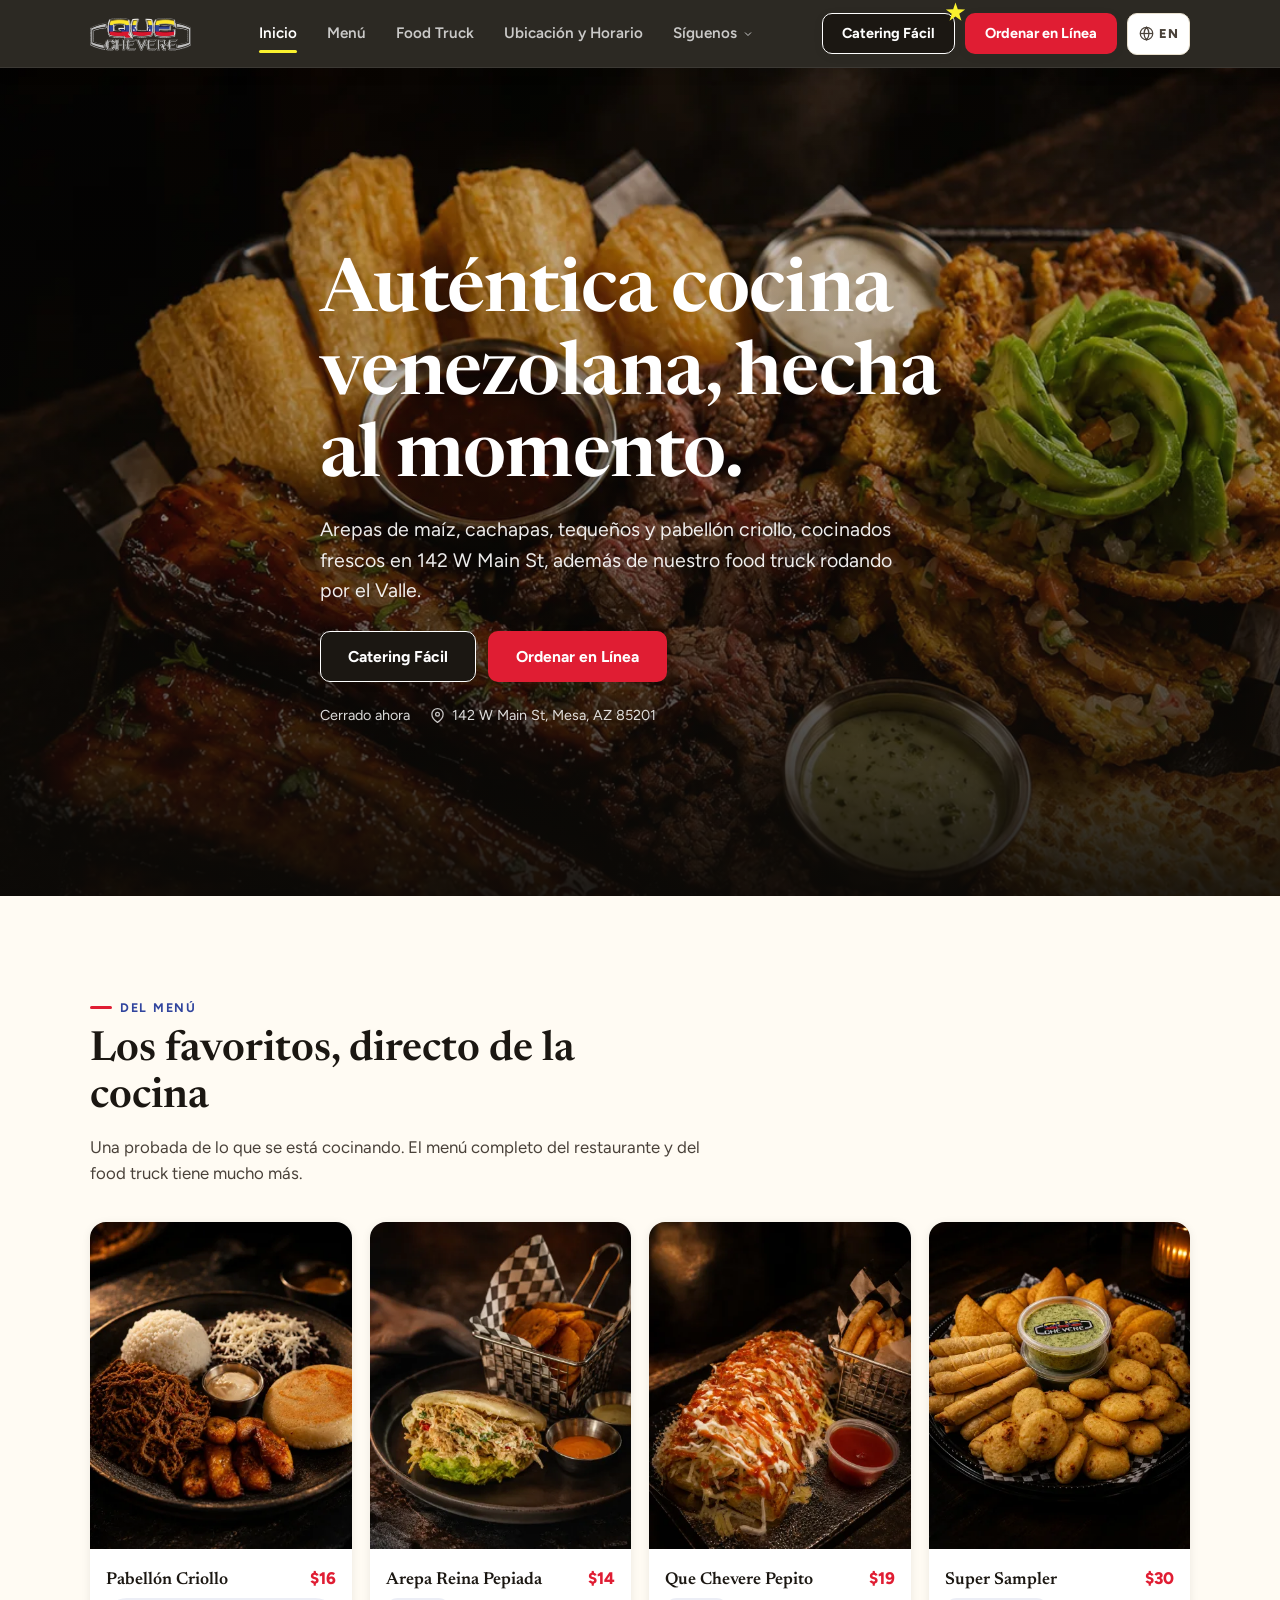
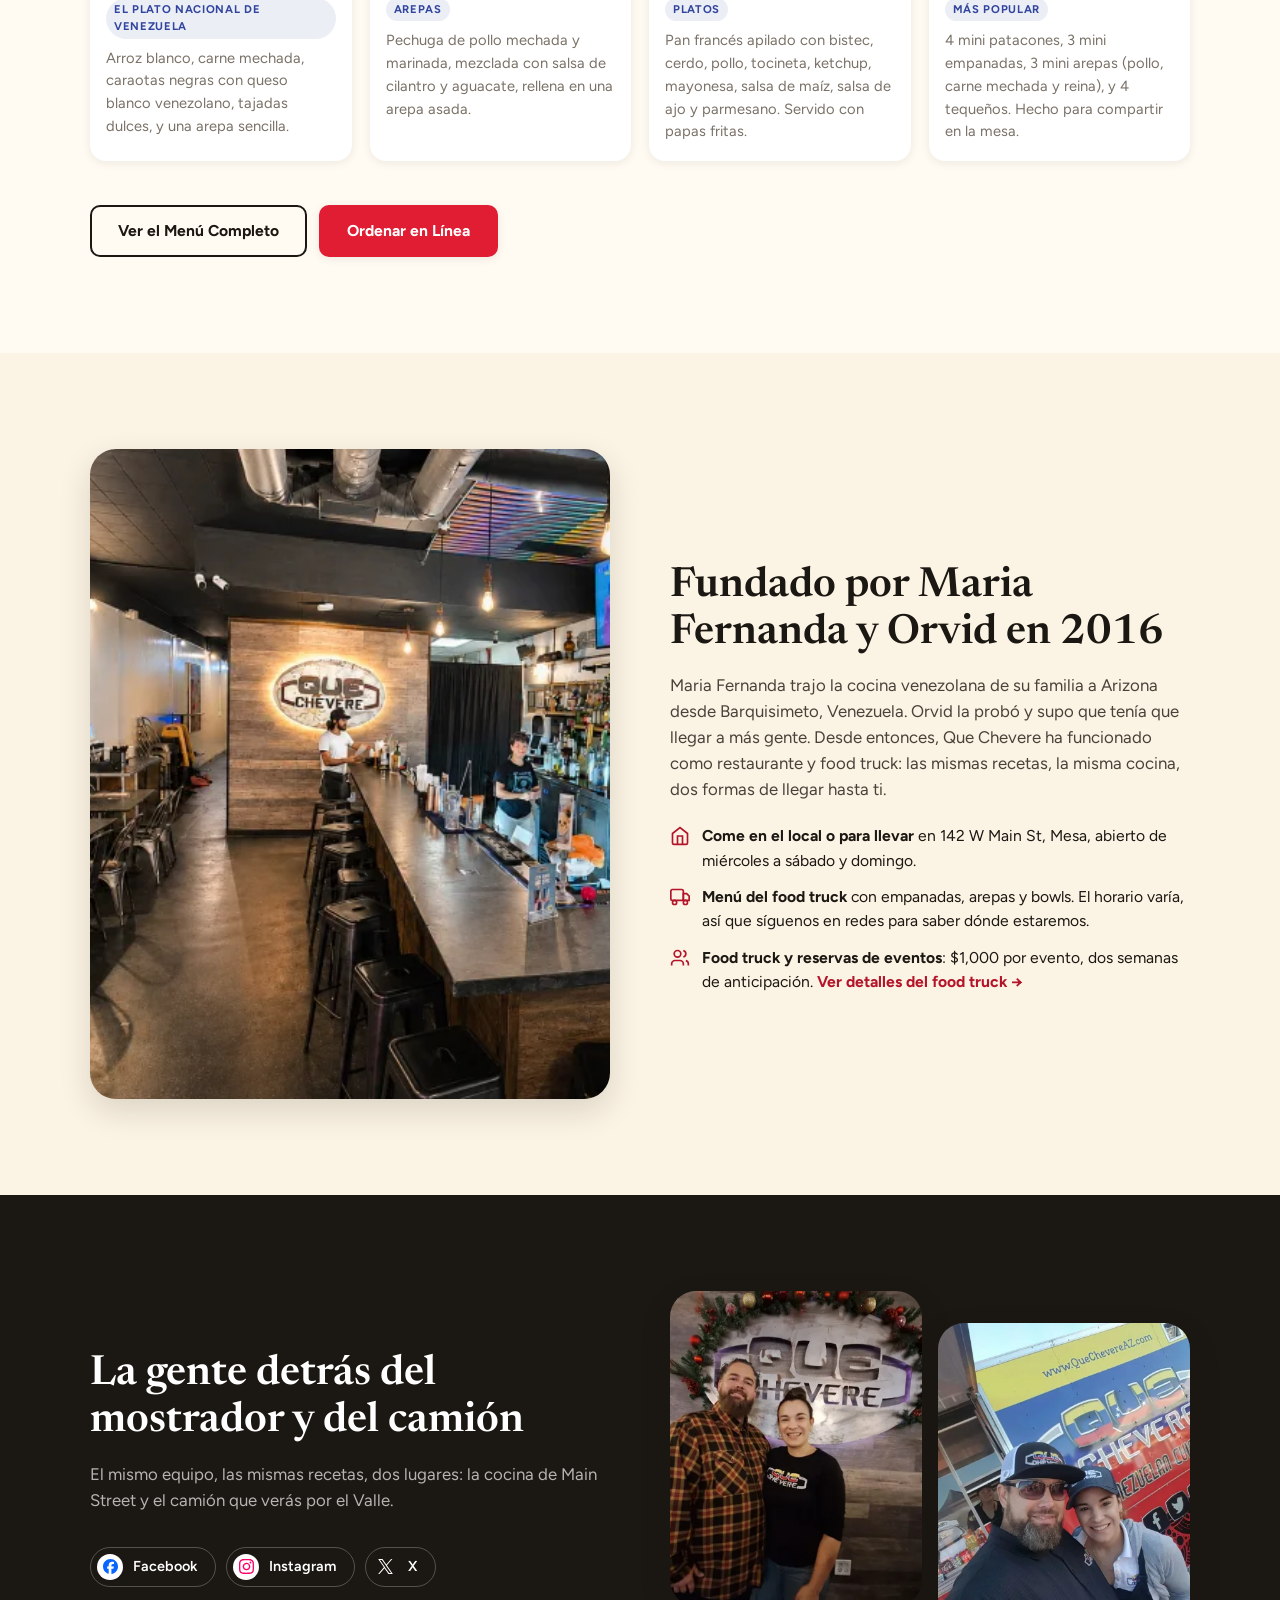
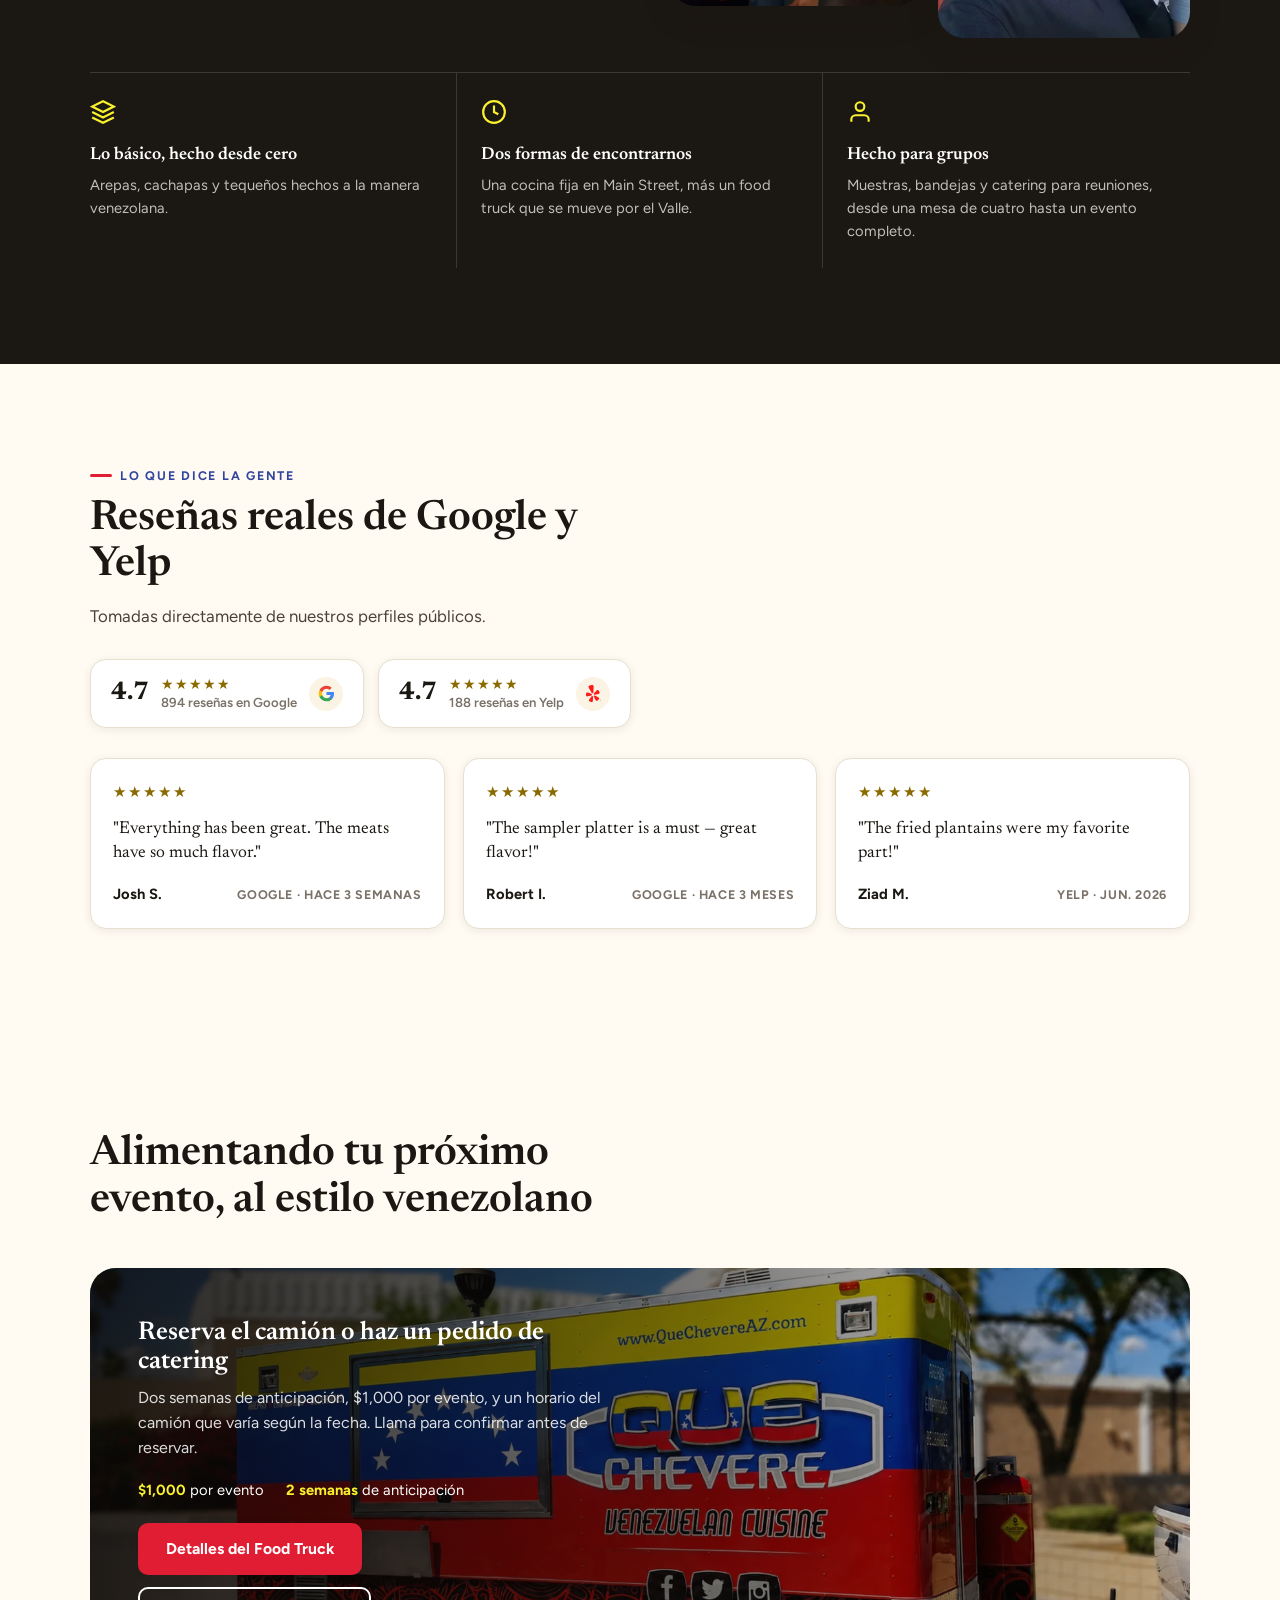
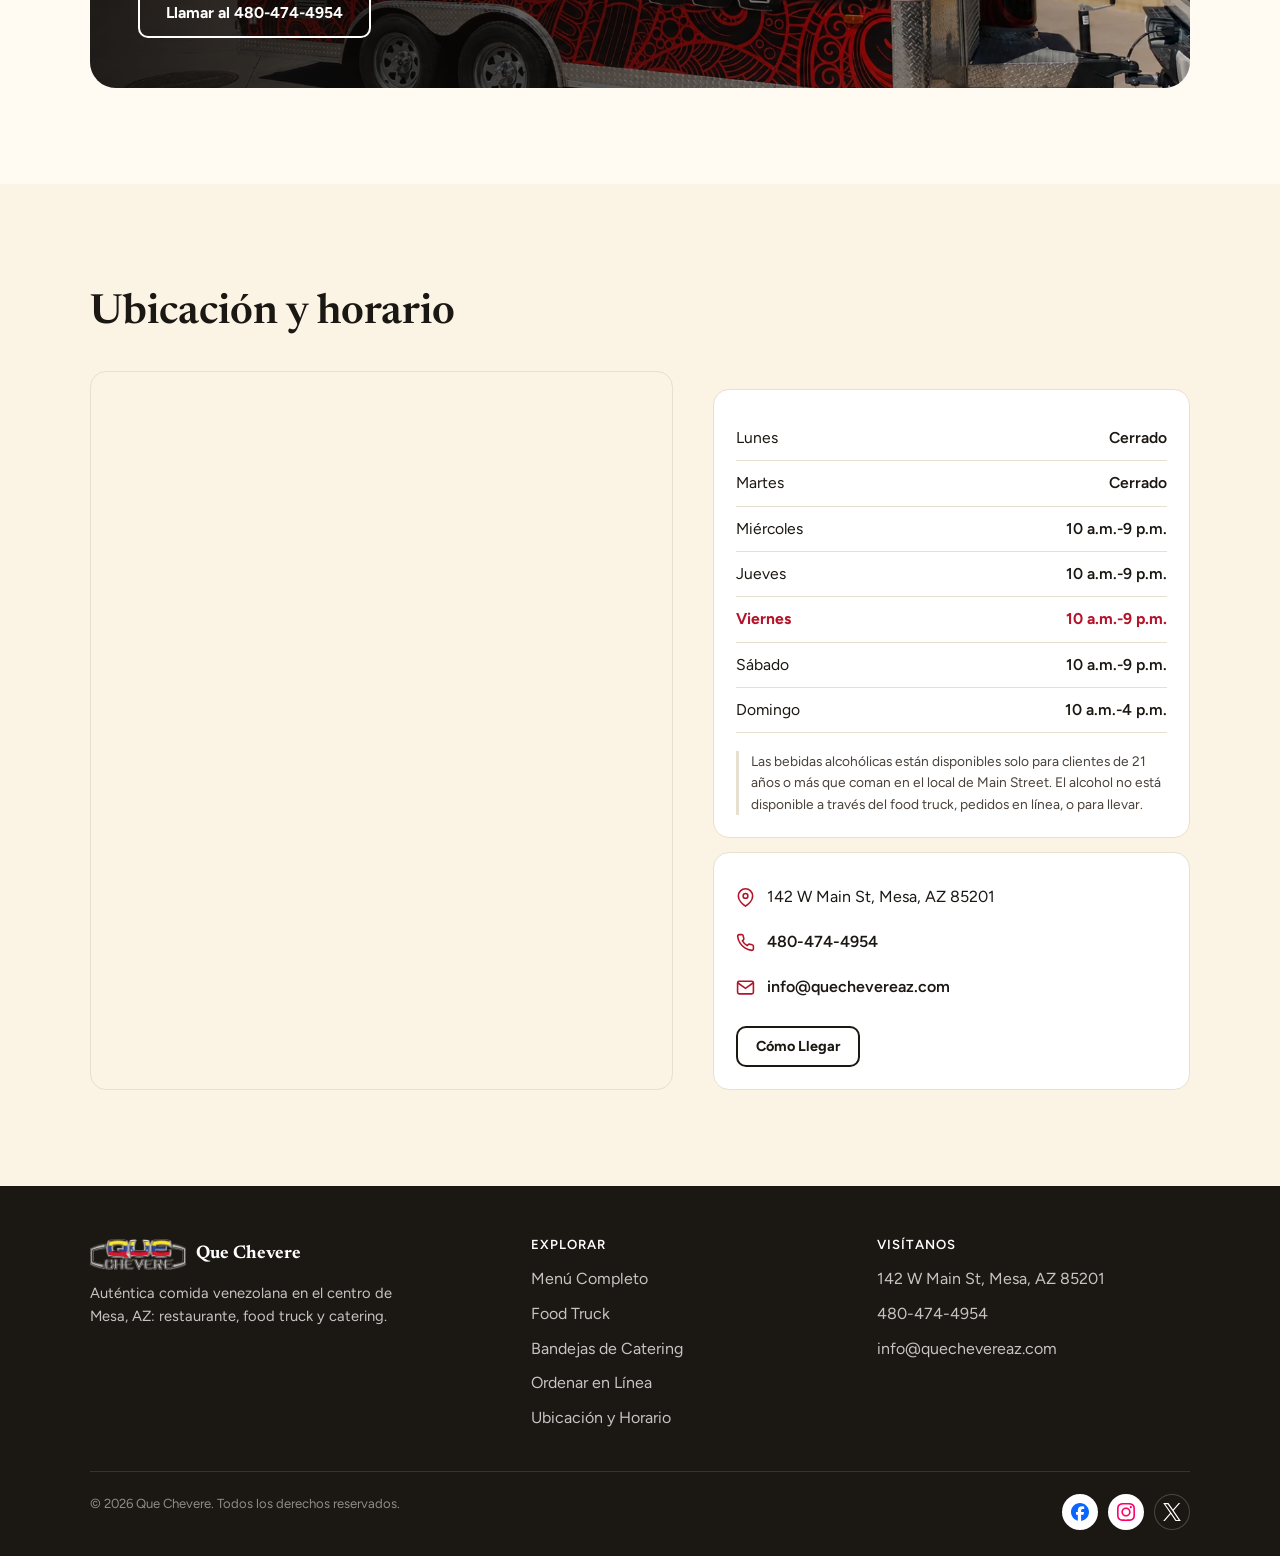
<file: es/index.html>
<!DOCTYPE html>
<html lang="es">
<head>
<meta charset="UTF-8">
<meta name="viewport" content="width=device-width, initial-scale=1">
<title data-i18n="home.meta_title">Que Chevere: Auténtico Restaurante y Food Truck Venezolano en Mesa, AZ</title>
<meta name="description" content="Que Chevere sirve arepas, cachapas, tequeños y pabellón criollo venezolanos hechos desde cero en el centro de Mesa, AZ. Come en el local, pide en línea, o encuentra nuestro food truck. 142 W Main St, Mesa, AZ 85201." data-i18n-content="home.meta_desc">
<link rel="canonical" href="https://quechevereaz.com/es/">
<link rel="alternate" hreflang="en" href="https://quechevereaz.com/">
<link rel="alternate" hreflang="es" href="https://quechevereaz.com/es/">
<link rel="alternate" hreflang="x-default" href="https://quechevereaz.com/">
<meta property="og:title" content="Que Chevere: Auténtico Restaurante y Food Truck Venezolano en Mesa, AZ" data-i18n-content="home.og_title">
<meta property="og:description" content="Arepas, cachapas, tequeños y pabellón criollo venezolanos, hechos desde cero. Come en el local, pide en línea, o encuentra nuestro food truck por todo el Valle." data-i18n-content="home.og_desc">
<meta property="og:type" content="website">
<meta property="og:url" content="https://quechevereaz.com/es/">
<meta property="og:image" content="https://quechevereaz.com/assets/images-optimized/house-grill-platter-1122w.webp">
<meta name="twitter:card" content="summary_large_image">
<meta name="twitter:title" content="Que Chevere: Auténtico Restaurante y Food Truck Venezolano en Mesa, AZ" data-i18n-content="home.og_title">
<meta name="twitter:description" content="Arepas, cachapas, tequeños y pabellón criollo venezolanos, hechos desde cero. Come en el local, pide en línea, o encuentra nuestro food truck por todo el Valle." data-i18n-content="home.og_desc">
<meta name="twitter:image" content="https://quechevereaz.com/assets/images-optimized/house-grill-platter-1122w.webp">
<meta name="theme-color" content="#31459E">
<link rel="icon" href="../assets/images-optimized/logo-400w.webp" type="image/webp">
<link rel="apple-touch-icon" href="../assets/images-optimized/logo-400w.webp">
<link rel="stylesheet" href="../assets/css/style.css">
<script type="application/ld+json">
{
  "@context": "https://schema.org",
  "@type": "Restaurant",
  "@id": "https://quechevereaz.com/#restaurant",
  "name": "Que Chevere",
  "servesCuisine": "Venezuelan",
  "url": "https://quechevereaz.com/",
  "telephone": "+1-480-474-4954",
  "email": "info@quechevereaz.com",
  "image": "https://quechevereaz.com/assets/images-optimized/house-grill-platter-1122w.webp",
  "address": {
    "@type": "PostalAddress",
    "streetAddress": "142 W Main St",
    "addressLocality": "Mesa",
    "addressRegion": "AZ",
    "postalCode": "85201",
    "addressCountry": "US"
  },
  "menu": "https://quechevereaz.com/menu.html",
  "priceRange": "$$",
  "acceptsReservations": false,
  "openingHoursSpecification": [
    { "@type": "OpeningHoursSpecification", "dayOfWeek": ["Wednesday","Thursday","Friday","Saturday"], "opens": "10:00", "closes": "21:00" },
    { "@type": "OpeningHoursSpecification", "dayOfWeek": "Sunday", "opens": "10:00", "closes": "16:00" }
  ],
  "sameAs": [
    "https://www.facebook.com/quechevereaz/",
    "https://www.instagram.com/quechevereaz",
    "https://x.com/quechevereaz"
  ]
}
</script>
</head>
<body class="has-mobile-bar">
<a class="skip-link" href="#main">Skip to content</a>

<header class="site-header">
  <div class="container">
    <a href="../index.html" class="brand">
      <img src="../assets/images-optimized/logo-400w.webp" data-i18n-alt="home.logo_alt" alt="Logo de Que Chevere">
    </a>
    <nav class="main-nav" aria-label="Primary">
      <a href="../index.html" class="is-active" data-i18n="nav.home">Inicio</a>
      <a href="../menu.html" data-i18n="nav.menu">Menú</a>
      <a href="../catering.html" data-i18n="nav.catering">Food Truck</a>
      <a href="../index.html#location" data-i18n="nav.location">Ubicación y Horario</a>
      <div class="nav-dropdown">
        <button class="nav-dropdown__btn" type="button" aria-expanded="false" data-dropdown-toggle>
          <span data-i18n="nav.follow">Síguenos</span>
          <svg viewBox="0 0 24 24" fill="none" stroke="currentColor" stroke-width="2" aria-hidden="true"><polyline points="6 9 12 15 18 9"/></svg>
        </button>
        <div class="nav-dropdown__panel" data-dropdown-panel>
          <a href="https://www.facebook.com/quechevereaz/" target="_blank" rel="noopener"><svg viewBox="0 0 24 24" fill="#0866FF" aria-hidden="true"><path d="M9.101 23.691v-7.98H6.627v-3.667h2.474v-1.58c0-4.085 1.848-5.978 5.858-5.978.401 0 .955.042 1.468.103a8.68 8.68 0 0 1 1.141.195v3.325a8.623 8.623 0 0 0-.653-.036 26.805 26.805 0 0 0-.733-.009c-.707 0-1.259.096-1.675.309a1.686 1.686 0 0 0-.679.622c-.258.42-.374.995-.374 1.752v1.297h3.919l-.386 2.103-.287 1.564h-3.246v8.245C19.396 23.238 24 18.179 24 12.044c0-6.627-5.373-12-12-12s-12 5.373-12 12c0 5.628 3.874 10.35 9.101 11.647Z"/></svg>Facebook</a>
          <a href="https://www.instagram.com/quechevereaz" target="_blank" rel="noopener"><svg viewBox="0 0 24 24" fill="#FF0069" aria-hidden="true"><path d="M7.0301.084c-1.2768.0602-2.1487.264-2.911.5634-.7888.3075-1.4575.72-2.1228 1.3877-.6652.6677-1.075 1.3368-1.3802 2.127-.2954.7638-.4956 1.6365-.552 2.914-.0564 1.2775-.0689 1.6882-.0626 4.947.0062 3.2586.0206 3.6671.0825 4.9473.061 1.2765.264 2.1482.5635 2.9107.308.7889.72 1.4573 1.388 2.1228.6679.6655 1.3365 1.0743 2.1285 1.38.7632.295 1.6361.4961 2.9134.552 1.2773.056 1.6884.069 4.9462.0627 3.2578-.0062 3.6675-.0207 4.9478-.0814 1.28-.0607 2.1468-.2652 2.9107-.5633.7889-.3086 1.4578-.72 2.1228-1.388.665-.668 1.0745-1.3378 1.3795-2.1284.2957-.7632.4966-1.636.552-2.9124.056-1.2809.0692-1.6898.063-4.948-.0063-3.2583-.021-3.6668-.0817-4.9465-.0607-1.2797-.264-2.1487-.5633-2.9117-.3084-.7889-.72-1.4568-1.3876-2.1228C21.3053.9328 20.6362.5231 19.8442.218c-.7636-.2951-1.6361-.4966-2.9134-.552C15.653-.3906 15.242-.4032 11.9838-.397c-3.2583.0063-3.6662.0207-4.9537.0814m.1416 21.6748c-1.1706-.0511-1.8063-.246-2.2295-.4094-.5605-.216-.96-.4762-1.3807-.895-.4208-.4188-.6817-.8181-.899-1.378-.1644-.4231-.3607-1.0588-.4138-2.2294-.0575-1.2655-.0703-1.6398-.0776-4.8341-.0073-3.1943.0044-3.5685.0587-4.834.05-1.1698.2465-1.8063.4099-2.2294.216-.5613.4755-.96.895-1.3805.4194-.4205.8181-.6816 1.3783-.899.4224-.1652 1.0581-.3607 2.2286-.4138 1.2655-.0576 1.6399-.0703 4.8341-.0776 3.1942-.0073 3.5686.0044 4.8349.0587 1.1706.0511 1.8063.246 2.2294.4099.5606.216.9601.4755 1.3806.895.4205.4195.6817.818.899 1.3783.1653.4225.3608 1.0581.4138 2.2287.0576 1.2655.0704 1.6399.0776 4.8341.0073 3.1943-.0044 3.5686-.0587 4.834-.0511 1.1706-.246 1.8063-.4093 2.2295-.216.5613-.4762.9601-.895 1.3807-.419.4207-.8182.6816-1.3784.899-.4224.1653-1.058.3608-2.228.4138-1.2656.0576-1.6399.0703-4.8342.0776-3.1943.0073-3.5686-.0043-4.834-.0587M16.953 5.5866A1.44 1.44 0 1 0 18.39 4.144a1.44 1.44 0 0 0-1.437 1.4426M5.8385 12.012c.0069 3.4022 2.7729 6.1552 6.1747 6.1483 3.4018-.0069 6.157-2.7737 6.1502-6.1759-.0069-3.4022-2.7737-6.1553-6.1759-6.1484-3.4018.0069-6.155 2.7729-6.148 6.176m2.164-.0044A3.9998 3.9998 0 1 1 12.0044 16a4.0002 4.0002 0 0 1-4.0019-3.9924"/></svg>Instagram</a>
          <a href="https://x.com/quechevereaz" target="_blank" rel="noopener"><svg viewBox="0 0 24 24" fill="#1B1712" aria-hidden="true"><path d="M14.234 10.162 22.977 0h-2.072l-7.591 8.824L7.251 0H.258l9.168 13.343L.258 24H2.33l8.016-9.318L16.749 24h6.993zm-2.837 3.299-.929-1.329L3.076 1.56h3.182l5.965 8.532.929 1.329 7.754 11.09h-3.182z"/></svg>X</a>
        </div>
      </div>
    </nav>
    <div class="header-actions">
      <span class="btn-featured-wrap">
        <a href="../platters.html" class="btn btn-sm btn-catering" data-i18n="header.catering">Catering Fácil</a>
        <span class="btn-featured-star" aria-hidden="true"></span>
      </span>
      <a href="https://my-site-109978-105530.square.site/" target="_blank" rel="noopener" class="btn btn-primary btn-sm btn-order" data-i18n="header.order">Ordenar en Línea</a>
      <button class="lang-toggle" type="button" data-lang-toggle aria-label="Switch to Spanish">
        <svg viewBox="0 0 24 24" fill="none" stroke="currentColor" stroke-width="2" aria-hidden="true"><circle cx="12" cy="12" r="10"/><path d="M2 12h20"/><path d="M12 2a15.3 15.3 0 0 1 4 10 15.3 15.3 0 0 1-4 10 15.3 15.3 0 0 1-4-10 15.3 15.3 0 0 1 4-10z"/></svg>
        <span data-lang-label>ES</span>
      </button>
      <button class="nav-toggle" aria-label="Abrir menú" aria-expanded="false" aria-controls="mobile-nav" data-i18n-aria-label="navtoggle.aria_open">
        <svg viewBox="0 0 24 24" fill="none" stroke="currentColor" stroke-width="2" aria-hidden="true"><path d="M4 7h16M4 12h16M4 17h16"/></svg>
      </button>
    </div>
  </div>
</header>
<nav class="mobile-nav" aria-label="Mobile" id="mobile-nav">
  <a href="../index.html" data-i18n="nav.home">Inicio</a>
  <a href="../menu.html" data-i18n="nav.menu">Menú</a>
  <a href="../catering.html" data-i18n="nav.catering">Food Truck</a>
  <a href="../index.html#location" data-i18n="nav.location">Ubicación y Horario</a>
  <div class="nav-dropdown">
    <button class="nav-dropdown__btn" type="button" aria-expanded="false" data-dropdown-toggle>
      <span data-i18n="nav.follow">Síguenos</span>
      <svg viewBox="0 0 24 24" fill="none" stroke="currentColor" stroke-width="2" aria-hidden="true"><polyline points="6 9 12 15 18 9"/></svg>
    </button>
    <div class="nav-dropdown__panel" data-dropdown-panel>
      <a href="https://www.facebook.com/quechevereaz/" target="_blank" rel="noopener"><svg viewBox="0 0 24 24" fill="#0866FF" aria-hidden="true"><path d="M9.101 23.691v-7.98H6.627v-3.667h2.474v-1.58c0-4.085 1.848-5.978 5.858-5.978.401 0 .955.042 1.468.103a8.68 8.68 0 0 1 1.141.195v3.325a8.623 8.623 0 0 0-.653-.036 26.805 26.805 0 0 0-.733-.009c-.707 0-1.259.096-1.675.309a1.686 1.686 0 0 0-.679.622c-.258.42-.374.995-.374 1.752v1.297h3.919l-.386 2.103-.287 1.564h-3.246v8.245C19.396 23.238 24 18.179 24 12.044c0-6.627-5.373-12-12-12s-12 5.373-12 12c0 5.628 3.874 10.35 9.101 11.647Z"/></svg>Facebook</a>
      <a href="https://www.instagram.com/quechevereaz" target="_blank" rel="noopener"><svg viewBox="0 0 24 24" fill="#FF0069" aria-hidden="true"><path d="M7.0301.084c-1.2768.0602-2.1487.264-2.911.5634-.7888.3075-1.4575.72-2.1228 1.3877-.6652.6677-1.075 1.3368-1.3802 2.127-.2954.7638-.4956 1.6365-.552 2.914-.0564 1.2775-.0689 1.6882-.0626 4.947.0062 3.2586.0206 3.6671.0825 4.9473.061 1.2765.264 2.1482.5635 2.9107.308.7889.72 1.4573 1.388 2.1228.6679.6655 1.3365 1.0743 2.1285 1.38.7632.295 1.6361.4961 2.9134.552 1.2773.056 1.6884.069 4.9462.0627 3.2578-.0062 3.6675-.0207 4.9478-.0814 1.28-.0607 2.1468-.2652 2.9107-.5633.7889-.3086 1.4578-.72 2.1228-1.388.665-.668 1.0745-1.3378 1.3795-2.1284.2957-.7632.4966-1.636.552-2.9124.056-1.2809.0692-1.6898.063-4.948-.0063-3.2583-.021-3.6668-.0817-4.9465-.0607-1.2797-.264-2.1487-.5633-2.9117-.3084-.7889-.72-1.4568-1.3876-2.1228C21.3053.9328 20.6362.5231 19.8442.218c-.7636-.2951-1.6361-.4966-2.9134-.552C15.653-.3906 15.242-.4032 11.9838-.397c-3.2583.0063-3.6662.0207-4.9537.0814m.1416 21.6748c-1.1706-.0511-1.8063-.246-2.2295-.4094-.5605-.216-.96-.4762-1.3807-.895-.4208-.4188-.6817-.8181-.899-1.378-.1644-.4231-.3607-1.0588-.4138-2.2294-.0575-1.2655-.0703-1.6398-.0776-4.8341-.0073-3.1943.0044-3.5685.0587-4.834.05-1.1698.2465-1.8063.4099-2.2294.216-.5613.4755-.96.895-1.3805.4194-.4205.8181-.6816 1.3783-.899.4224-.1652 1.0581-.3607 2.2286-.4138 1.2655-.0576 1.6399-.0703 4.8341-.0776 3.1942-.0073 3.5686.0044 4.8349.0587 1.1706.0511 1.8063.246 2.2294.4099.5606.216.9601.4755 1.3806.895.4205.4195.6817.818.899 1.3783.1653.4225.3608 1.0581.4138 2.2287.0576 1.2655.0704 1.6399.0776 4.8341.0073 3.1943-.0044 3.5686-.0587 4.834-.0511 1.1706-.246 1.8063-.4093 2.2295-.216.5613-.4762.9601-.895 1.3807-.419.4207-.8182.6816-1.3784.899-.4224.1653-1.058.3608-2.228.4138-1.2656.0576-1.6399.0703-4.8342.0776-3.1943.0073-3.5686-.0043-4.834-.0587M16.953 5.5866A1.44 1.44 0 1 0 18.39 4.144a1.44 1.44 0 0 0-1.437 1.4426M5.8385 12.012c.0069 3.4022 2.7729 6.1552 6.1747 6.1483 3.4018-.0069 6.157-2.7737 6.1502-6.1759-.0069-3.4022-2.7737-6.1553-6.1759-6.1484-3.4018.0069-6.155 2.7729-6.148 6.176m2.164-.0044A3.9998 3.9998 0 1 1 12.0044 16a4.0002 4.0002 0 0 1-4.0019-3.9924"/></svg>Instagram</a>
      <a href="https://x.com/quechevereaz" target="_blank" rel="noopener"><svg viewBox="0 0 24 24" fill="#1B1712" aria-hidden="true"><path d="M14.234 10.162 22.977 0h-2.072l-7.591 8.824L7.251 0H.258l9.168 13.343L.258 24H2.33l8.016-9.318L16.749 24h6.993zm-2.837 3.299-.929-1.329L3.076 1.56h3.182l5.965 8.532.929 1.329 7.754 11.09h-3.182z"/></svg>X</a>
    </div>
  </div>
  <button class="lang-row" type="button" data-lang-toggle aria-label="Switch to Spanish">
    <span data-lang-label-full>Español</span>
    <svg viewBox="0 0 24 24" fill="none" stroke="currentColor" stroke-width="2" aria-hidden="true"><circle cx="12" cy="12" r="10"/><path d="M2 12h20"/><path d="M12 2a15.3 15.3 0 0 1 4 10 15.3 15.3 0 0 1-4 10 15.3 15.3 0 0 1-4-10 15.3 15.3 0 0 1 4-10z"/></svg>
  </button>
  <div class="cta-row">
    <a href="https://my-site-109978-105530.square.site/" target="_blank" rel="noopener" class="btn btn-primary" data-i18n="header.order">Ordenar en Línea</a>
    <a href="../platters.html" class="btn btn-catering" data-i18n="header.catering">Catering Fácil</a>
  </div>
</nav>

<main id="main">

  <!-- ============ HERO ============ -->
  <section class="hero">
    <img
      src="../assets/images-optimized/house-grill-platter-1122w.webp"
      srcset="../assets/images-optimized/house-grill-platter-400w.webp 400w, ../assets/images-optimized/house-grill-platter-800w.webp 800w, ../assets/images-optimized/house-grill-platter-1122w.webp 1122w"
      sizes="100vw"
      data-i18n-alt="home.hero_img_alt" alt="Una bandeja de la parrilla de Que Chevere para compartir, con churrasco, costillas, tostones, aguacate y salsas para acompañar"
      fetchpriority="high" decoding="async">
    <div class="container hero-content">
      <h1 data-i18n="home.hero_title">Auténtica cocina venezolana, hecha al momento.</h1>
      <p class="hero-sub" data-i18n="home.hero_sub">Arepas de maíz, cachapas, tequeños y pabellón criollo, cocinados frescos en 142 W Main St, además de nuestro food truck rodando por el Valle.</p>
      <div class="cta-row">
        <a href="../platters.html" class="btn btn-catering" data-i18n="header.catering">Catering Fácil</a>
        <a href="https://my-site-109978-105530.square.site/" target="_blank" rel="noopener" class="btn btn-primary" data-i18n="header.order">Ordenar en Línea</a>
      </div>
      <div class="hero-meta">
        <span data-hours-status>Checking hours…</span>
        <span>
          <svg viewBox="0 0 24 24" fill="none" stroke="currentColor" stroke-width="2" aria-hidden="true"><path d="M21 10c0 7-9 13-9 13s-9-6-9-13a9 9 0 0 1 18 0z"/><circle cx="12" cy="10" r="3"/></svg>
          <span data-i18n="home.hero_address_label">142 W Main St, Mesa, AZ 85201</span>
        </span>
      </div>
    </div>
  </section>

  <!-- ============ FAN FAVORITES (food proof + featured dish cards) ============ -->
  <section id="menu">
    <div class="container">
      <span class="eyebrow" data-i18n="home.favs_eyebrow">Del Menú</span>
      <h2 class="section-heading" data-i18n="home.favs_heading">Los favoritos, directo de la cocina</h2>
      <p class="section-lede" data-i18n="home.favs_lede">Una probada de lo que se está cocinando. El menú completo del restaurante y del food truck tiene mucho más.</p>

      <div class="dish-grid">
        <article class="dish-card">
          <div class="dish-card__media">
            <img src="../assets/images-optimized/pabellon-criollo-800w.webp"
                 srcset="../assets/images-optimized/pabellon-criollo-400w.webp 400w, ../assets/images-optimized/pabellon-criollo-800w.webp 800w, ../assets/images-optimized/pabellon-criollo-1122w.webp 1122w"
                 sizes="(min-width: 1080px) 25vw, (min-width: 640px) 50vw, 100vw"
                 data-i18n-alt="home.dish1_alt" alt="Pabellón Criollo con carne mechada, caraotas negras, arroz blanco, tajadas dulces y arepa" loading="lazy" decoding="async">
          </div>
          <div class="dish-card__body">
            <div class="dish-card__top">
              <span class="dish-card__name">Pabellón Criollo</span>
              <span class="dish-card__price">$16</span>
            </div>
            <span class="dish-card__tag" data-i18n="home.card2_tag">El Plato Nacional de Venezuela</span>
            <p class="dish-card__desc" data-i18n="home.card2_desc">Arroz blanco, carne mechada, caraotas negras con queso blanco venezolano, tajadas dulces, y una arepa sencilla.</p>
          </div>
        </article>

        <article class="dish-card">
          <div class="dish-card__media">
            <img src="../assets/images-optimized/reina-pepiada-800w.webp"
                 srcset="../assets/images-optimized/reina-pepiada-400w.webp 400w, ../assets/images-optimized/reina-pepiada-800w.webp 800w, ../assets/images-optimized/reina-pepiada-1122w.webp 1122w"
                 sizes="(min-width: 1080px) 25vw, (min-width: 640px) 50vw, 100vw"
                 data-i18n-alt="home.dish2_alt" alt="Arepa Reina Pepiada rellena de pollo mechado y marinado, salsa de cilantro y aguacate" loading="lazy" decoding="async">
          </div>
          <div class="dish-card__body">
            <div class="dish-card__top">
              <span class="dish-card__name">Arepa Reina Pepiada</span>
              <span class="dish-card__price">$14</span>
            </div>
            <span class="dish-card__tag" data-i18n="home.card3_tag">Arepas</span>
            <p class="dish-card__desc" data-i18n="home.card3_desc">Pechuga de pollo mechada y marinada, mezclada con salsa de cilantro y aguacate, rellena en una arepa asada.</p>
          </div>
        </article>

        <article class="dish-card">
          <div class="dish-card__media">
            <img src="../assets/images-optimized/pepito-800w.webp"
                 srcset="../assets/images-optimized/pepito-400w.webp 400w, ../assets/images-optimized/pepito-800w.webp 800w, ../assets/images-optimized/pepito-1122w.webp 1122w"
                 sizes="(min-width: 1080px) 25vw, (min-width: 640px) 50vw, 100vw"
                 data-i18n-alt="home.dish3_alt" alt="Pepito Que Chevere, un sándwich de pan francés relleno con bistec, cerdo, pollo, tocineta y queso" loading="lazy" decoding="async">
          </div>
          <div class="dish-card__body">
            <div class="dish-card__top">
              <span class="dish-card__name">Que Chevere Pepito</span>
              <span class="dish-card__price">$19</span>
            </div>
            <span class="dish-card__tag" data-i18n="home.card4_tag">Platos</span>
            <p class="dish-card__desc" data-i18n="home.card4_desc">Pan francés apilado con bistec, cerdo, pollo, tocineta, ketchup, mayonesa, salsa de maíz, salsa de ajo y parmesano. Servido con papas fritas.</p>
          </div>
        </article>

        <article class="dish-card">
          <div class="dish-card__media">
            <img src="../assets/images-optimized/pasapalos-sampler-800w.webp"
                 srcset="../assets/images-optimized/pasapalos-sampler-400w.webp 400w, ../assets/images-optimized/pasapalos-sampler-800w.webp 800w, ../assets/images-optimized/pasapalos-sampler-1122w.webp 1122w"
                 sizes="(min-width: 1080px) 25vw, (min-width: 640px) 50vw, 100vw"
                 data-i18n-alt="home.dish4_alt" alt="Bandeja Super Sampler con tequeños, mini empanadas y mini arepas de Que Chevere" loading="lazy" decoding="async">
          </div>
          <div class="dish-card__body">
            <div class="dish-card__top">
              <span class="dish-card__name">Super Sampler</span>
              <span class="dish-card__price">$30</span>
            </div>
            <span class="dish-card__tag" data-i18n="home.card1_tag">Más Popular</span>
            <p class="dish-card__desc" data-i18n="home.card1_desc">4 mini patacones, 3 mini empanadas, 3 mini arepas (pollo, carne mechada y reina), y 4 tequeños. Hecho para compartir en la mesa.</p>
          </div>
        </article>
      </div>

      <div class="cta-row mt-lg">
        <a href="../menu.html" class="btn btn-outline-dark" data-i18n="home.see_full_menu">Ver el Menú Completo</a>
        <a href="https://my-site-109978-105530.square.site/" target="_blank" rel="noopener" class="btn btn-primary" data-i18n="header.order">Ordenar en Línea</a>
      </div>
    </div>
  </section>

  <!-- ============ STORY / TWO WAYS TO EAT ============ -->
  <section class="band-paper-dim">
    <div class="container split">
      <div class="split-media">
        <img src="../assets/images-optimized/restaurant-interior-800w.webp"
             srcset="../assets/images-optimized/restaurant-interior-400w.webp 400w, ../assets/images-optimized/restaurant-interior-800w.webp 800w, ../assets/images-optimized/restaurant-interior-1600w.webp 1600w"
             sizes="(min-width: 900px) 50vw, 100vw"
             data-i18n-alt="home.interior_alt" alt="Interior del comedor de Que Chevere en el centro de Mesa" loading="lazy" decoding="async">
      </div>
      <div class="split-body">
        <h2 class="section-heading" data-i18n="home.story_heading">Fundado por Maria Fernanda y Orvid en 2016</h2>
        <p class="section-lede" data-i18n="home.story_lede">Maria Fernanda trajo la cocina venezolana de su familia a Arizona desde Barquisimeto, Venezuela. Orvid la probó y supo que tenía que llegar a más gente. Desde entonces, Que Chevere ha funcionado como restaurante y food truck: las mismas recetas, la misma cocina, dos formas de llegar hasta ti.</p>
        <ul class="fact-list">
          <li>
            <svg viewBox="0 0 24 24" fill="none" stroke="currentColor" stroke-width="2" aria-hidden="true"><path d="M3 9l9-7 9 7v11a2 2 0 0 1-2 2H5a2 2 0 0 1-2-2z"/><path d="M9 22V12h6v10"/></svg>
            <span data-i18n-html="home.fact1_html"><strong>Come en el local o para llevar</strong> en 142 W Main St, Mesa, abierto de miércoles a sábado y domingo.</span>
          </li>
          <li>
            <svg viewBox="0 0 24 24" fill="none" stroke="currentColor" stroke-width="2" aria-hidden="true"><rect x="1" y="3" width="15" height="13" rx="2"/><path d="M16 8h4l3 3v5h-7z"/><circle cx="5.5" cy="18.5" r="2.5"/><circle cx="18.5" cy="18.5" r="2.5"/></svg>
            <span data-i18n-html="home.fact2_html"><strong>Menú del food truck</strong> con empanadas, arepas y bowls. El horario varía, así que síguenos en redes para saber dónde estaremos.</span>
          </li>
          <li>
            <svg viewBox="0 0 24 24" fill="none" stroke="currentColor" stroke-width="2" aria-hidden="true"><path d="M16 21v-2a4 4 0 0 0-4-4H6a4 4 0 0 0-4 4v2"/><circle cx="9" cy="7" r="4"/><path d="M22 21v-2a4 4 0 0 0-3-3.87"/><path d="M16 3.13a4 4 0 0 1 0 7.75"/></svg>
            <span data-i18n-html="home.fact3_html"><strong>Food truck y reservas de eventos</strong>: $1,000 por evento, dos semanas de anticipación. <a href="../catering.html" style="color:var(--red); font-weight:700;">Ver detalles del food truck →</a></span>
          </li>
        </ul>
      </div>
    </div>
  </section>

  <!-- ============ TRUST / TEAM / SOCIAL ============ -->
  <section class="band-dark">
    <div class="container">
      <div class="split reverse">
        <div class="split-body">
          <h2 class="section-heading" data-i18n="home.team_heading">La gente detrás del mostrador y del camión</h2>
          <p class="section-lede muted" data-i18n="home.team_lede">El mismo equipo, las mismas recetas, dos lugares: la cocina de Main Street y el camión que verás por el Valle.</p>
          <div class="social-row">
            <a class="social-pill" href="https://www.facebook.com/quechevereaz/" target="_blank" rel="noopener">
              <span class="social-pill__icon"><svg viewBox="0 0 24 24" fill="#0866FF" aria-hidden="true"><path d="M9.101 23.691v-7.98H6.627v-3.667h2.474v-1.58c0-4.085 1.848-5.978 5.858-5.978.401 0 .955.042 1.468.103a8.68 8.68 0 0 1 1.141.195v3.325a8.623 8.623 0 0 0-.653-.036 26.805 26.805 0 0 0-.733-.009c-.707 0-1.259.096-1.675.309a1.686 1.686 0 0 0-.679.622c-.258.42-.374.995-.374 1.752v1.297h3.919l-.386 2.103-.287 1.564h-3.246v8.245C19.396 23.238 24 18.179 24 12.044c0-6.627-5.373-12-12-12s-12 5.373-12 12c0 5.628 3.874 10.35 9.101 11.647Z"/></svg></span>
              Facebook
            </a>
            <a class="social-pill" href="https://www.instagram.com/quechevereaz" target="_blank" rel="noopener">
              <span class="social-pill__icon"><svg viewBox="0 0 24 24" fill="#FF0069" aria-hidden="true"><path d="M7.0301.084c-1.2768.0602-2.1487.264-2.911.5634-.7888.3075-1.4575.72-2.1228 1.3877-.6652.6677-1.075 1.3368-1.3802 2.127-.2954.7638-.4956 1.6365-.552 2.914-.0564 1.2775-.0689 1.6882-.0626 4.947.0062 3.2586.0206 3.6671.0825 4.9473.061 1.2765.264 2.1482.5635 2.9107.308.7889.72 1.4573 1.388 2.1228.6679.6655 1.3365 1.0743 2.1285 1.38.7632.295 1.6361.4961 2.9134.552 1.2773.056 1.6884.069 4.9462.0627 3.2578-.0062 3.668-.0207 4.9478-.0814 1.28-.0607 2.147-.2652 2.9098-.5633.7889-.3086 1.4578-.72 2.1228-1.3881.665-.6682 1.0745-1.3378 1.3795-2.1284.2957-.7632.4966-1.636.552-2.9124.056-1.2809.0692-1.6898.063-4.948-.0063-3.2583-.021-3.6668-.0817-4.9465-.0607-1.2797-.264-2.1487-.5633-2.9117-.3084-.7889-.72-1.4568-1.3876-2.1228C21.2982 1.33 20.628.9208 19.8378.6165 19.074.321 18.2017.1197 16.9244.0645 15.6471.0093 15.236-.005 11.977.0014 8.718.0076 8.31.0215 7.0301.0839m.1402 21.6932c-1.17-.0509-1.8053-.2453-2.2287-.408-.5606-.216-.96-.4771-1.3819-.895-.422-.4178-.6811-.8186-.9-1.378-.1644-.4234-.3624-1.058-.4171-2.228-.0595-1.2645-.072-1.6442-.079-4.848-.007-3.2037.0053-3.583.0607-4.848.05-1.169.2456-1.805.408-2.2282.216-.5613.4762-.96.895-1.3816.4188-.4217.8184-.6814 1.3783-.9003.423-.1651 1.0575-.3614 2.227-.4171 1.2655-.06 1.6447-.072 4.848-.079 3.2033-.007 3.5835.005 4.8495.0608 1.169.0508 1.8053.2445 2.228.408.5608.216.96.4754 1.3816.895.4217.4194.6816.8176.9005 1.3787.1653.4217.3617 1.056.4169 2.2263.0602 1.2655.0739 1.645.0796 4.848.0058 3.203-.0055 3.5834-.061 4.848-.051 1.17-.245 1.8055-.408 2.2294-.216.5604-.4763.96-.8954 1.3814-.419.4215-.8181.6811-1.3783.9-.4224.1649-1.0577.3617-2.2262.4174-1.2656.0595-1.6448.072-4.8493.079-3.2045.007-3.5825-.006-4.848-.0608M16.953 5.5864A1.44 1.44 0 1 0 18.39 4.144a1.44 1.44 0 0 0-1.437 1.4424M5.8385 12.012c.0067 3.4032 2.7706 6.1557 6.173 6.1493 3.4026-.0065 6.157-2.7701 6.1506-6.1733-.0065-3.4032-2.771-6.1565-6.174-6.1498-3.403.0067-6.156 2.771-6.1496 6.1738M8 12.0077a4 4 0 1 1 4.008 3.9921A3.9996 3.9996 0 0 1 8 12.0077"/></svg></span>
              Instagram
            </a>
            <a class="social-pill" href="https://x.com/quechevereaz" target="_blank" rel="noopener">
              <span class="social-pill__icon social-pill__icon--x"><svg viewBox="0 0 24 24" fill="#FFFFFF" aria-hidden="true"><path d="M14.234 10.162 22.977 0h-2.072l-7.591 8.824L7.251 0H.258l9.168 13.343L.258 24H2.33l8.016-9.318L16.749 24h6.993zm-2.837 3.299-.929-1.329L3.076 1.56h3.182l5.965 8.532.929 1.329 7.754 11.09h-3.182z"/></svg></span>
              X
            </a>
          </div>
        </div>
        <div class="split-media" style="display:grid; grid-template-columns:1fr 1fr; gap:16px;">
          <img src="../assets/images-optimized/owners-store-800w.webp"
               srcset="../assets/images-optimized/owners-store-400w.webp 400w, ../assets/images-optimized/owners-store-800w.webp 800w, ../assets/images-optimized/owners-store-926w.webp 926w"
               sizes="(min-width: 900px) 25vw, 45vw"
               data-i18n-alt="home.team1_alt" alt="Equipo de Que Chevere en el restaurante de Main Street" loading="lazy" decoding="async" style="border-radius:var(--radius-lg); box-shadow:var(--shadow-md); aspect-ratio:4/5; object-fit:cover;">
          <img src="../assets/images-optimized/owners-food-truck-800w.webp"
               srcset="../assets/images-optimized/owners-food-truck-400w.webp 400w, ../assets/images-optimized/owners-food-truck-800w.webp 800w, ../assets/images-optimized/owners-food-truck-972w.webp 972w"
               sizes="(min-width: 900px) 25vw, 45vw"
               data-i18n-alt="home.team2_alt" alt="Equipo de Que Chevere en el food truck" loading="lazy" decoding="async" style="border-radius:var(--radius-lg); box-shadow:var(--shadow-md); aspect-ratio:4/5; object-fit:cover; margin-top:32px;">
        </div>
      </div>

      <div class="trust-bar">
        <div class="trust-card">
          <svg viewBox="0 0 24 24" fill="none" stroke="currentColor" stroke-width="2" aria-hidden="true"><path d="M12 2 2 7l10 5 10-5-10-5z"/><path d="M2 17l10 5 10-5"/><path d="M2 12l10 5 10-5"/></svg>
          <h3 data-i18n="home.trust1_h">Lo básico, hecho desde cero</h3>
          <p data-i18n="home.trust1_p">Arepas, cachapas y tequeños hechos a la manera venezolana.</p>
        </div>
        <div class="trust-card">
          <svg viewBox="0 0 24 24" fill="none" stroke="currentColor" stroke-width="2" aria-hidden="true"><circle cx="12" cy="12" r="10"/><path d="M12 6v6l4 2"/></svg>
          <h3 data-i18n="home.trust2_h">Dos formas de encontrarnos</h3>
          <p data-i18n="home.trust2_p">Una cocina fija en Main Street, más un food truck que se mueve por el Valle.</p>
        </div>
        <div class="trust-card">
          <svg viewBox="0 0 24 24" fill="none" stroke="currentColor" stroke-width="2" aria-hidden="true"><path d="M20 21v-2a4 4 0 0 0-4-4H8a4 4 0 0 0-4 4v2"/><circle cx="12" cy="7" r="4"/></svg>
          <h3 data-i18n="home.trust3_h">Hecho para grupos</h3>
          <p data-i18n="home.trust3_p">Muestras, bandejas y catering para reuniones, desde una mesa de cuatro hasta un evento completo.</p>
        </div>
      </div>
    </div>
  </section>

  <!-- ============ REVIEWS ============ -->
  <section id="reviews">
    <div class="container">
      <span class="eyebrow" data-i18n="home.reviews_eyebrow">Lo Que Dice la Gente</span>
      <h2 class="section-heading" data-i18n="home.reviews_heading">Reseñas reales de Google y Yelp</h2>
      <p class="section-lede" data-i18n="home.reviews_lede">Tomadas directamente de nuestros perfiles públicos.</p>

      <div class="rating-badges">
        <div class="rating-badge">
          <span class="rating-badge__score">4.7</span>
          <span class="rating-badge__meta">
            <span class="rating-badge__stars">★★★★★</span>
            <span class="rating-badge__count" data-i18n="home.google_count">894 reseñas en Google</span>
          </span>
          <a class="rating-badge__link" href="https://www.google.com/maps/search/Que+Chevere+142+W+Main+St+Mesa+AZ+85201" target="_blank" rel="noopener" data-i18n-aria-label="home.read_google" aria-label="Leer Más en Google">
            <svg viewBox="0 0 24 24" aria-hidden="true"><path d="M22.56 12.25c0-.78-.07-1.53-.2-2.25H12v4.26h5.92c-.26 1.37-1.04 2.53-2.21 3.31v2.77h3.57c2.08-1.92 3.28-4.74 3.28-8.09z" fill="#4285F4"/><path d="M12 23c2.97 0 5.46-.98 7.28-2.66l-3.57-2.77c-.98.66-2.23 1.06-3.71 1.06-2.86 0-5.29-1.93-6.16-4.53H2.18v2.84C3.99 20.53 7.7 23 12 23z" fill="#34A853"/><path d="M5.84 14.09c-.22-.66-.35-1.36-.35-2.09s.13-1.43.35-2.09V7.07H2.18C1.43 8.55 1 10.22 1 12s.43 3.45 1.18 4.93l2.85-2.22.81-.62z" fill="#FBBC05"/><path d="M12 5.38c1.62 0 3.06.56 4.21 1.64l3.15-3.15C17.45 2.09 14.97 1 12 1 7.7 1 3.99 3.47 2.18 7.07l3.66 2.84c.87-2.6 3.3-4.53 6.16-4.53z" fill="#EA4335"/></svg>
          </a>
        </div>
        <div class="rating-badge">
          <span class="rating-badge__score">4.7</span>
          <span class="rating-badge__meta">
            <span class="rating-badge__stars">★★★★★</span>
            <span class="rating-badge__count" data-i18n="home.yelp_count">188 reseñas en Yelp</span>
          </span>
          <a class="rating-badge__link" href="https://www.yelp.com/biz/que-chevere-mesa" target="_blank" rel="noopener" data-i18n-aria-label="home.read_yelp" aria-label="Leer Más en Yelp">
            <svg viewBox="0 0 24 24" fill="#FF1A1A" aria-hidden="true"><path d="m7.6885 15.1415-3.6715.8483c-.3769.0871-.755.183-1.1452.155-.2611-.0188-.5122-.0414-.7606-.213a1.179 1.179 0 0 1-.331-.3594c-.3486-.5519-.3656-1.3661-.3697-2.0004a6.2874 6.2874 0 0 1 .3314-2.0642 1.857 1.857 0 0 1 .1073-.2474 2.3426 2.3426 0 0 1 .1255-.2165 2.4572 2.4572 0 0 1 .1563-.1975 1.1736 1.1736 0 0 1 .399-.2831 1.082 1.082 0 0 1 .4592-.0837c.2355.0016.5139.052.91.1734.0555.0191.1237.0382.1856.0572.3277.1013.7048.2404 1.1499.3987.6863.2404 1.3663.487 2.0463.7397l1.2117.4423c.2217.0807.4363.18.6412.297.174.0984.3273.2298.4512.387a1.217 1.217 0 0 1 .192.4309 1.2205 1.2205 0 0 1-.872 1.4522c-.0468.0151-.0852.0239-.1085.0293l-1.105.2553-.0031-.001zM18.8208 7.565a1.8506 1.8506 0 0 0-.2042-.1754 2.4082 2.4082 0 0 0-.2077-.1394 2.3607 2.3607 0 0 0-.2269-.109 1.1705 1.1705 0 0 0-.482-.0796 1.0862 1.0862 0 0 0-.4498.1263c-.2107.1048-.4388.2732-.742.5551-.042.0417-.0947.0886-.142.133-.2502.2351-.5286.5252-.8599.863a114.6363 114.6363 0 0 0-1.5166 1.5629l-.8962.9293a4.1897 4.1897 0 0 0-.4466.5483 1.541 1.541 0 0 0-.2364.5459 1.2199 1.2199 0 0 0 .0107.4518l.0046.02a1.218 1.218 0 0 0 1.4184.923 1.162 1.162 0 0 0 .1105-.0213l4.7781-1.104c.3766-.087.7587-.1667 1.097-.3631.2269-.1316.4428-.262.5909-.5252a1.1793 1.1793 0 0 0 .1405-.4683c.0733-.6512-.2668-1.3908-.5403-1.963a6.2792 6.2792 0 0 0-1.2001-1.7103zM8.9703.0754a8.6724 8.6724 0 0 0-.83.1564c-.2754.066-.548.1383-.8146.2236-.868.2844-2.0884.8063-2.295 1.8065-.1165.5655.1595 1.1439.3737 1.66.2595.6254.614 1.1889.9373 1.7777.8543 1.5545 1.7245 3.0993 2.5922 4.6457.259.4617.5416 1.0464 1.043 1.2856a1.058 1.058 0 0 0 .1013.0383c.2248.0851.4699.1016.7041.0471a4.3015 4.3015 0 0 0 .0418-.0097 1.2136 1.2136 0 0 0 .5658-.3397 1.1033 1.1033 0 0 0 .079-.0822c.3463-.435.3454-1.0833.3764-1.6134.1042-1.771.2139-3.5423.3009-5.3142.0332-.6712.1055-1.3333.0655-2.0096-.0328-.5579-.0368-1.1984-.3891-1.6563-.6218-.8073-1.9476-.741-2.8523-.6158zm2.084 15.9505a1.1053 1.1053 0 0 0-1.2306-.4145 1.1398 1.1398 0 0 0-.1526.0633 1.4806 1.4806 0 0 0-.2171.1354c-.1992.1475-.3668.3392-.5196.5315-.0386.049-.074.1143-.12.1562l-.7686 1.0573a113.9168 113.9168 0 0 0-1.2913 1.789c-.278.3895-.5184.7184-.7083 1.0094-.036.0547-.0734.116-.1075.1647-.2277.3522-.3566.6092-.4228.8381a1.0945 1.0945 0 0 0-.046.4721c.0211.1655.0768.3246.1635.467.046.0715.0957.1406.1487.207a2.334 2.334 0 0 0 .1754.1825 1.843 1.843 0 0 0 .2108.1732c.5304.369 1.1112.6342 1.722.8391a6.0958 6.0958 0 0 0 1.5716.3004c.091.0046.1821.0025.2728-.006a2.3878 2.3878 0 0 0 .2506-.0351 2.3862 2.3862 0 0 0 .2447-.071 1.1927 1.1927 0 0 0 .4175-.2658c.1127-.113.1994-.249.2541-.3989.0889-.2214.1473-.5026.1857-.92.0034-.0593.0118-.1305.0177-.1958.0304-.3463.0443-.7531.0666-1.2315.0375-.7357.067-1.4681.0903-2.2026 0 0 .0495-1.3053.0494-1.306.0113-.3008.002-.6342-.0814-.9336a1.396 1.396 0 0 0-.1756-.4054zm8.6754 2.0439c-.1605-.176-.3878-.3514-.7462-.5682-.0518-.0288-.1124-.0674-.1684-.1009-.2985-.1795-.658-.3684-1.078-.5965a120.7615 120.7615 0 0 0-1.9427-1.042l-1.1515-.6107c-.0597-.0175-.1203-.0607-.1766-.0878-.2212-.1058-.4558-.2045-.6992-.2498a1.4915 1.4915 0 0 0-.2545-.0265 1.1527 1.1527 0 0 0-.1648.01 1.1077 1.1077 0 0 0-.9227.9133 1.4186 1.4186 0 0 0 .0159.439c.0563.3065.1932.6096.3346.875l.615 1.1526c.3422.65.6884 1.2963 1.0435 1.9406.229.4202.4196.7799.5982 1.078.0338.056.0721.1163.1011.1682.2173.3584.392.584.569.7458.1146.1107.252.195.4026.247.1583.0525.326.071.4919.0546a2.368 2.368 0 0 0 .251-.0435c.0817-.022.1622-.048.241-.0784a1.863 1.863 0 0 0 .2475-.1143 6.1018 6.1018 0 0 0 1.2818-.9597c.4596-.4522.8659-.9454 1.182-1.51.044-.08.0819-.163.1138-.2483a2.49 2.49 0 0 0 .0773-.2411c.0186-.083.033-.1669.0429-.2513a1.188 1.188 0 0 0-.0565-.491 1.0933 1.0933 0 0 0-.248-.4041zm2.86 3.742a.8523.8523 0 0 1-.111.4236c-.074.132-.178.2377-.3115.3172a.8428.8428 0 0 1-.4385.119.847.847 0 0 1-.4373-.1179.8526.8526 0 0 1-.3125-.3171.8548.8548 0 0 1-.111-.4248c0-.1526.038-.2958.1143-.4294a.8405.8405 0 0 1 .315-.3159.849.849 0 0 1 .4315-.1156.8514.8514 0 0 1 .4294.1144.84.84 0 0 1 .316.3148.8494.8494 0 0 1 .1156.4317zm-.1202 0c0-.1328-.0332-.256-.0996-.3698s-.1564-.2038-.2702-.2702a.7125.7125 0 0 0-.371-.1007.7204.7204 0 0 0-.3698.0996.7487.7487 0 0 0-.2713.2702.7181.7181 0 0 0-.0996.3709c0 .132.0332.2557.0996.371a.7355.7355 0 0 0 .2713.2713.7354.7354 0 0 0 .3698.0985.7205.7205 0 0 0 .3698-.0996.7423.7423 0 0 0 .2702-.2691.7186.7186 0 0 0 .1008-.3721zm-.577.0584.2724.4522h-.1922l-.237-.4052h-.1546v.4052h-.1695v-1.02h.2988c.1268 0 .2195.0247.2783.0744.0595.0496.0892.1252.0892.2267a.2785.2785 0 0 1-.0492.1625c-.032.0466-.0775.0813-.1362.1042zm-.0412-.1408a.1532.1532 0 0 0 .056-.1214c0-.0573-.0164-.0981-.0491-.1225-.0329-.0251-.0847-.0377-.1557-.0377h-.1214v.3285h.1237c.061 0 .1098-.0157.1465-.047z"/></svg>
          </a>
        </div>
      </div>

      <div class="review-grid">
        <article class="review-card">
          <span class="review-card__stars">★★★★★</span>
          <p class="review-card__quote">"Everything has been great. The meats have so much flavor."</p>
          <div class="review-card__meta">
            <span class="review-card__author">Josh S.</span>
            <span class="review-card__source" data-i18n="home.review1_source">Google · hace 3 semanas</span>
          </div>
        </article>

        <article class="review-card">
          <span class="review-card__stars">★★★★★</span>
          <p class="review-card__quote">"The sampler platter is a must — great flavor!"</p>
          <div class="review-card__meta">
            <span class="review-card__author">Robert I.</span>
            <span class="review-card__source" data-i18n="home.review2_source">Google · hace 3 meses</span>
          </div>
        </article>

        <article class="review-card">
          <span class="review-card__stars">★★★★★</span>
          <p class="review-card__quote">"The fried plantains were my favorite part!"</p>
          <div class="review-card__meta">
            <span class="review-card__author">Ziad M.</span>
            <span class="review-card__source" data-i18n="home.review3_source">Yelp · jun. 2026</span>
          </div>
        </article>
      </div>
    </div>
  </section>

  <!-- ============ CATERING TEASER ============ -->
  <section>
    <div class="container">
      <h2 class="section-heading" data-i18n="home.catering_heading">Alimentando tu próximo evento, al estilo venezolano</h2>
      <div class="catering-teaser mt-lg">
        <img src="../assets/images-optimized/trailer-1600w.webp"
             srcset="../assets/images-optimized/trailer-400w.webp 400w, ../assets/images-optimized/trailer-800w.webp 800w, ../assets/images-optimized/trailer-1600w.webp 1600w"
             sizes="100vw"
             data-i18n-alt="home.catering_truck_alt" alt="El food truck de Que Chevere" loading="lazy" decoding="async">
        <div class="catering-teaser-body">
          <h3 style="font-family:var(--font-display); font-size:1.6rem;" data-i18n="home.catering_body_h">Reserva el camión o haz un pedido de catering</h3>
          <p style="margin-top:10px; color:rgba(255,255,255,0.85);" data-i18n="home.catering_body_p">Dos semanas de anticipación, $1,000 por evento, y un horario del camión que varía según la fecha. Llama para confirmar antes de reservar.</p>
          <div class="catering-facts">
            <span data-i18n-html="home.catering_fact1_html"><b>$1,000</b> por evento</span>
            <span data-i18n-html="home.catering_fact2_html"><b>2 semanas</b> de anticipación</span>
          </div>
          <div class="cta-row" style="margin-top:22px;">
            <a href="../catering.html" class="btn btn-primary" data-i18n="home.catering_details_btn">Detalles del Food Truck</a>
            <a href="tel:+14804744954" class="btn btn-outline" data-i18n="mobile.call">Llamar al 480-474-4954</a>
          </div>
        </div>
      </div>
    </div>
  </section>

  <!-- ============ LOCATION & HOURS ============ -->
  <section id="location" class="band-paper-dim">
    <div class="container">
      <h2 class="section-heading" data-i18n="home.location_heading">Ubicación y horario</h2>
      <div class="location-grid">
        <div class="map-embed">
          <iframe
            src="https://www.google.com/maps/embed?pb=!1m18!1m12!1m3!1d3330.3021129683752!2d-111.835617!3d33.4153671!2m3!1f0!2f0!3f0!3m2!1i1024!2i768!4f13.1!3m3!1m2!1s0x872ba7b6ba7a7f9d%3A0xb6351d45787306ad!2sQue%20Chevere!5e0!3m2!1sen!2sus!4v1784074271092!5m2!1sen!2sus"
            title="Map to Que Chevere, 142 W Main St, Mesa, AZ 85201"
            loading="lazy" referrerpolicy="strict-origin-when-cross-origin"></iframe>
        </div>
        <div>
          <div class="contact-card">
            <table class="hours-table">
              <caption class="sr-only" data-i18n="home.hours_caption">Horario semanal de Que Chevere</caption>
              <tbody>
                <tr data-day="mon"><th scope="row" data-i18n="home.day_mon">Lunes</th><td data-i18n="home.closed">Cerrado</td></tr>
                <tr data-day="tue"><th scope="row" data-i18n="home.day_tue">Martes</th><td data-i18n="home.closed">Cerrado</td></tr>
                <tr data-day="wed"><th scope="row" data-i18n="home.day_wed">Miércoles</th><td data-i18n="home.hours_wedsat">10 a.m.-9 p.m.</td></tr>
                <tr data-day="thu"><th scope="row" data-i18n="home.day_thu">Jueves</th><td data-i18n="home.hours_wedsat">10 a.m.-9 p.m.</td></tr>
                <tr data-day="fri"><th scope="row" data-i18n="home.day_fri">Viernes</th><td data-i18n="home.hours_wedsat">10 a.m.-9 p.m.</td></tr>
                <tr data-day="sat"><th scope="row" data-i18n="home.day_sat">Sábado</th><td data-i18n="home.hours_wedsat">10 a.m.-9 p.m.</td></tr>
                <tr data-day="sun"><th scope="row" data-i18n="home.day_sun">Domingo</th><td data-i18n="home.hours_sun">10 a.m.-4 p.m.</td></tr>
              </tbody>
            </table>
            <p class="alcohol-note" data-i18n="home.alcohol_note">Las bebidas alcohólicas están disponibles solo para clientes de 21 años o más que coman en el local de Main Street. El alcohol no está disponible a través del food truck, pedidos en línea, o para llevar.</p>
          </div>
          <div class="contact-card">
            <div class="contact-row">
              <svg viewBox="0 0 24 24" fill="none" stroke="currentColor" stroke-width="2" aria-hidden="true"><path d="M21 10c0 7-9 13-9 13s-9-6-9-13a9 9 0 0 1 18 0z"/><circle cx="12" cy="10" r="3"/></svg>
              <span>142 W Main St, Mesa, AZ 85201</span>
            </div>
            <div class="contact-row">
              <svg viewBox="0 0 24 24" fill="none" stroke="currentColor" stroke-width="2" aria-hidden="true"><path d="M22 16.92v3a2 2 0 0 1-2.18 2 19.79 19.79 0 0 1-8.63-3.07 19.5 19.5 0 0 1-6-6 19.79 19.79 0 0 1-3.07-8.67A2 2 0 0 1 4.11 2h3a2 2 0 0 1 2 1.72c.127.96.362 1.903.7 2.81a2 2 0 0 1-.45 2.11L8.09 9.91a16 16 0 0 0 6 6l1.27-1.27a2 2 0 0 1 2.11-.45c.907.338 1.85.573 2.81.7A2 2 0 0 1 22 16.92z"/></svg>
              <a href="tel:+14804744954">480-474-4954</a>
            </div>
            <div class="contact-row">
              <svg viewBox="0 0 24 24" fill="none" stroke="currentColor" stroke-width="2" aria-hidden="true"><path d="M4 4h16v16H4z" opacity="0"/><path d="M22 6l-10 7L2 6"/><rect x="2" y="4" width="20" height="16" rx="2"/></svg>
              <a href="mailto:info@quechevereaz.com">info@quechevereaz.com</a>
            </div>
            <div class="cta-row" style="margin-top:16px;">
              <a href="https://www.google.com/maps?q=Que+Chevere,142+W+Main+St,Mesa,AZ+85201" target="_blank" rel="noopener" class="btn btn-outline-dark btn-sm" data-i18n="home.get_directions">Cómo Llegar</a>
            </div>
          </div>
        </div>
      </div>
    </div>
  </section>

</main>

<footer class="site-footer">
  <div class="container">
    <div class="footer-grid">
      <div>
        <div class="footer-brand">
          <img src="../assets/images-optimized/logo-400w.webp" data-i18n-alt="home.logo_alt" alt="Logo de Que Chevere">
          <span>Que Chevere</span>
        </div>
        <p data-i18n="footer.tagline">Auténtica comida venezolana en el centro de Mesa, AZ: restaurante, food truck y catering.</p>
      </div>
      <div>
        <h3 data-i18n="footer.explore">Explorar</h3>
        <ul>
          <li><a href="../menu.html" data-i18n="footer.full_menu">Menú Completo</a></li>
          <li><a href="../catering.html" data-i18n="nav.catering">Food Truck</a></li>
          <li><a href="../platters.html" data-i18n="footer.catering_platters">Bandejas de Catering</a></li>
          <li><a href="https://my-site-109978-105530.square.site/" target="_blank" rel="noopener" data-i18n="header.order">Ordenar en Línea</a></li>
          <li><a href="../index.html#location" data-i18n="nav.location">Ubicación y Horario</a></li>
        </ul>
      </div>
      <div>
        <h3 data-i18n="footer.visit">Visítanos</h3>
        <ul>
          <li>142 W Main St, Mesa, AZ 85201</li>
          <li><a href="tel:+14804744954">480-474-4954</a></li>
          <li><a href="mailto:info@quechevereaz.com">info@quechevereaz.com</a></li>
        </ul>
      </div>
    </div>
    <div class="footer-bottom">
      <span>© <span id="year"></span> Que Chevere. <span data-i18n="footer.rights">Todos los derechos reservados.</span></span>
      <div class="footer-socials">
        <a href="https://www.facebook.com/quechevereaz/" target="_blank" rel="noopener" aria-label="Facebook"><svg viewBox="0 0 24 24" fill="#0866FF" aria-hidden="true"><path d="M9.101 23.691v-7.98H6.627v-3.667h2.474v-1.58c0-4.085 1.848-5.978 5.858-5.978.401 0 .955.042 1.468.103a8.68 8.68 0 0 1 1.141.195v3.325a8.623 8.623 0 0 0-.653-.036 26.805 26.805 0 0 0-.733-.009c-.707 0-1.259.096-1.675.309a1.686 1.686 0 0 0-.679.622c-.258.42-.374.995-.374 1.752v1.297h3.919l-.386 2.103-.287 1.564h-3.246v8.245C19.396 23.238 24 18.179 24 12.044c0-6.627-5.373-12-12-12s-12 5.373-12 12c0 5.628 3.874 10.35 9.101 11.647Z"/></svg></a>
        <a href="https://www.instagram.com/quechevereaz" target="_blank" rel="noopener" aria-label="Instagram"><svg viewBox="0 0 24 24" fill="#FF0069" aria-hidden="true"><path d="M7.0301.084c-1.2768.0602-2.1487.264-2.911.5634-.7888.3075-1.4575.72-2.1228 1.3877-.6652.6677-1.075 1.3368-1.3802 2.127-.2954.7638-.4956 1.6365-.552 2.914-.0564 1.2775-.0689 1.6882-.0626 4.947.0062 3.2586.0206 3.6671.0825 4.9473.061 1.2765.264 2.1482.5635 2.9107.308.7889.72 1.4573 1.388 2.1228.6679.6655 1.3365 1.0743 2.1285 1.38.7632.295 1.6361.4961 2.9134.552 1.2773.056 1.6884.069 4.9462.0627 3.2578-.0062 3.668-.0207 4.9478-.0814 1.28-.0607 2.147-.2652 2.9098-.5633.7889-.3086 1.4578-.72 2.1228-1.3881.665-.6682 1.0745-1.3378 1.3795-2.1284.2957-.7632.4966-1.636.552-2.9124.056-1.2809.0692-1.6898.063-4.948-.0063-3.2583-.021-3.6668-.0817-4.9465-.0607-1.2797-.264-2.1487-.5633-2.9117-.3084-.7889-.72-1.4568-1.3876-2.1228C21.2982 1.33 20.628.9208 19.8378.6165 19.074.321 18.2017.1197 16.9244.0645 15.6471.0093 15.236-.005 11.977.0014 8.718.0076 8.31.0215 7.0301.0839m.1402 21.6932c-1.17-.0509-1.8053-.2453-2.2287-.408-.5606-.216-.96-.4771-1.3819-.895-.422-.4178-.6811-.8186-.9-1.378-.1644-.4234-.3624-1.058-.4171-2.228-.0595-1.2645-.072-1.6442-.079-4.848-.007-3.2037.0053-3.583.0607-4.848.05-1.169.2456-1.805.408-2.2282.216-.5613.4762-.96.895-1.3816.4188-.4217.8184-.6814 1.3783-.9003.423-.1651 1.0575-.3614 2.227-.4171 1.2655-.06 1.6447-.072 4.848-.079 3.2033-.007 3.5835.005 4.8495.0608 1.169.0508 1.8053.2445 2.228.408.5608.216.96.4754 1.3816.895.4217.4194.6816.8176.9005 1.3787.1653.4217.3617 1.056.4169 2.2263.0602 1.2655.0739 1.645.0796 4.848.0058 3.203-.0055 3.5834-.061 4.848-.051 1.17-.245 1.8055-.408 2.2294-.216.5604-.4763.96-.8954 1.3814-.419.4215-.8181.6811-1.3783.9-.4224.1649-1.0577.3617-2.2262.4174-1.2656.0595-1.6448.072-4.8493.079-3.2045.007-3.5825-.006-4.848-.0608M16.953 5.5864A1.44 1.44 0 1 0 18.39 4.144a1.44 1.44 0 0 0-1.437 1.4424M5.8385 12.012c.0067 3.4032 2.7706 6.1557 6.173 6.1493 3.4026-.0065 6.157-2.7701 6.1506-6.1733-.0065-3.4032-2.771-6.1565-6.174-6.1498-3.403.0067-6.156 2.771-6.1496 6.1738M8 12.0077a4 4 0 1 1 4.008 3.9921A3.9996 3.9996 0 0 1 8 12.0077"/></svg></a>
        <a href="https://x.com/quechevereaz" target="_blank" rel="noopener" aria-label="X" class="is-x"><svg viewBox="0 0 24 24" fill="#FFFFFF" aria-hidden="true"><path d="M14.234 10.162 22.977 0h-2.072l-7.591 8.824L7.251 0H.258l9.168 13.343L.258 24H2.33l8.016-9.318L16.749 24h6.993zm-2.837 3.299-.929-1.329L3.076 1.56h3.182l5.965 8.532.929 1.329 7.754 11.09h-3.182z"/></svg></a>
      </div>
    </div>
  </div>
</footer>

<div class="mobile-action-bar">
  <a href="tel:+14804744954"><svg viewBox="0 0 24 24" fill="none" stroke="currentColor" stroke-width="2" aria-hidden="true"><path d="M22 16.92v3a2 2 0 0 1-2.18 2 19.79 19.79 0 0 1-8.63-3.07 19.5 19.5 0 0 1-6-6 19.79 19.79 0 0 1-3.07-8.67A2 2 0 0 1 4.11 2h3a2 2 0 0 1 2 1.72c.127.96.362 1.903.7 2.81a2 2 0 0 1-.45 2.11L8.09 9.91a16 16 0 0 0 6 6l1.27-1.27a2 2 0 0 1 2.11-.45c.907.338 1.85.573 2.81.7A2 2 0 0 1 22 16.92z"/></svg> <span data-i18n="mab.call">Llamar</span></a>
  <a href="https://my-site-109978-105530.square.site/" target="_blank" rel="noopener" class="is-primary"><svg viewBox="0 0 24 24" fill="none" stroke="currentColor" stroke-width="2" aria-hidden="true"><path d="M6 2 3 6v14a2 2 0 0 0 2 2h14a2 2 0 0 0 2-2V6l-3-4z"/><path d="M3 6h18"/><path d="M16 10a4 4 0 0 1-8 0"/></svg> <span data-i18n="header.order">Ordenar en Línea</span></a>
</div>

<script>document.getElementById("year").textContent = new Date().getFullYear();</script>
<script src="../assets/js/translations.js"></script>
<script src="../assets/js/main.js"></script>
</body>
</html>
</file>
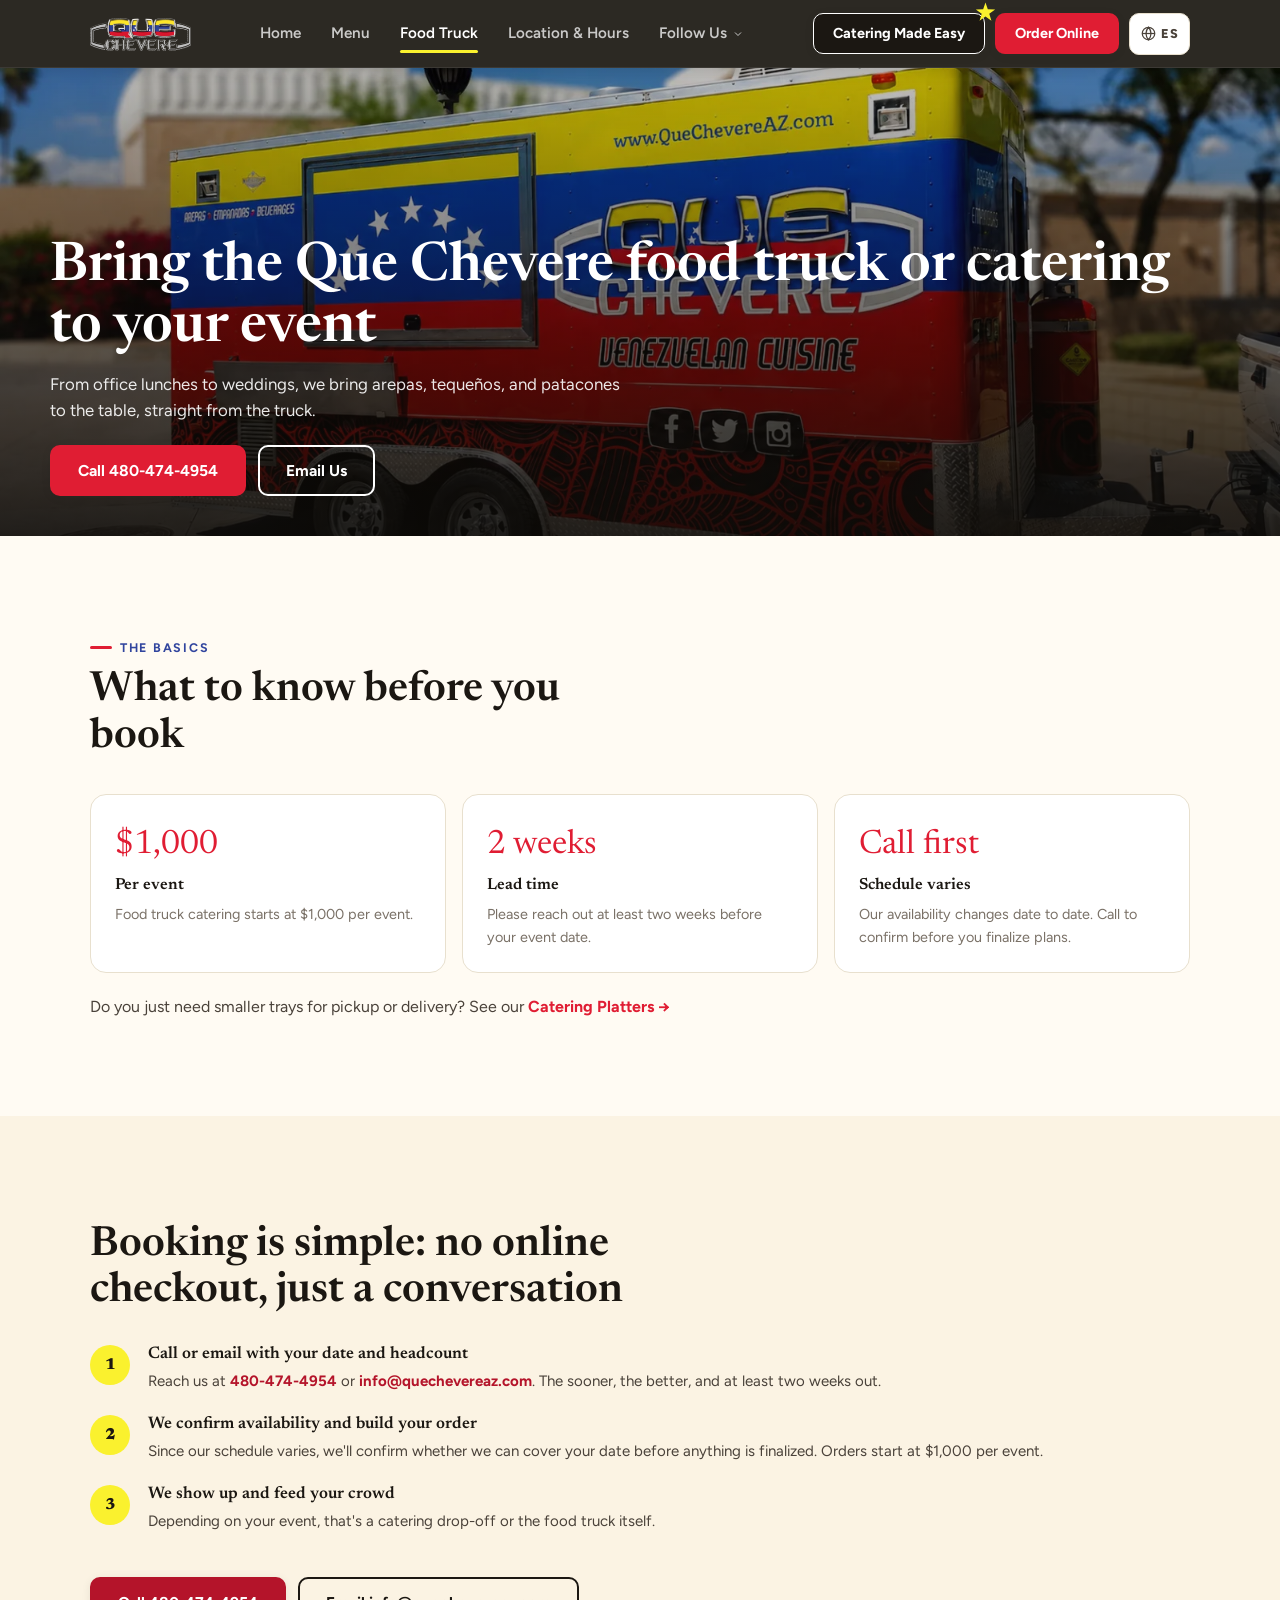
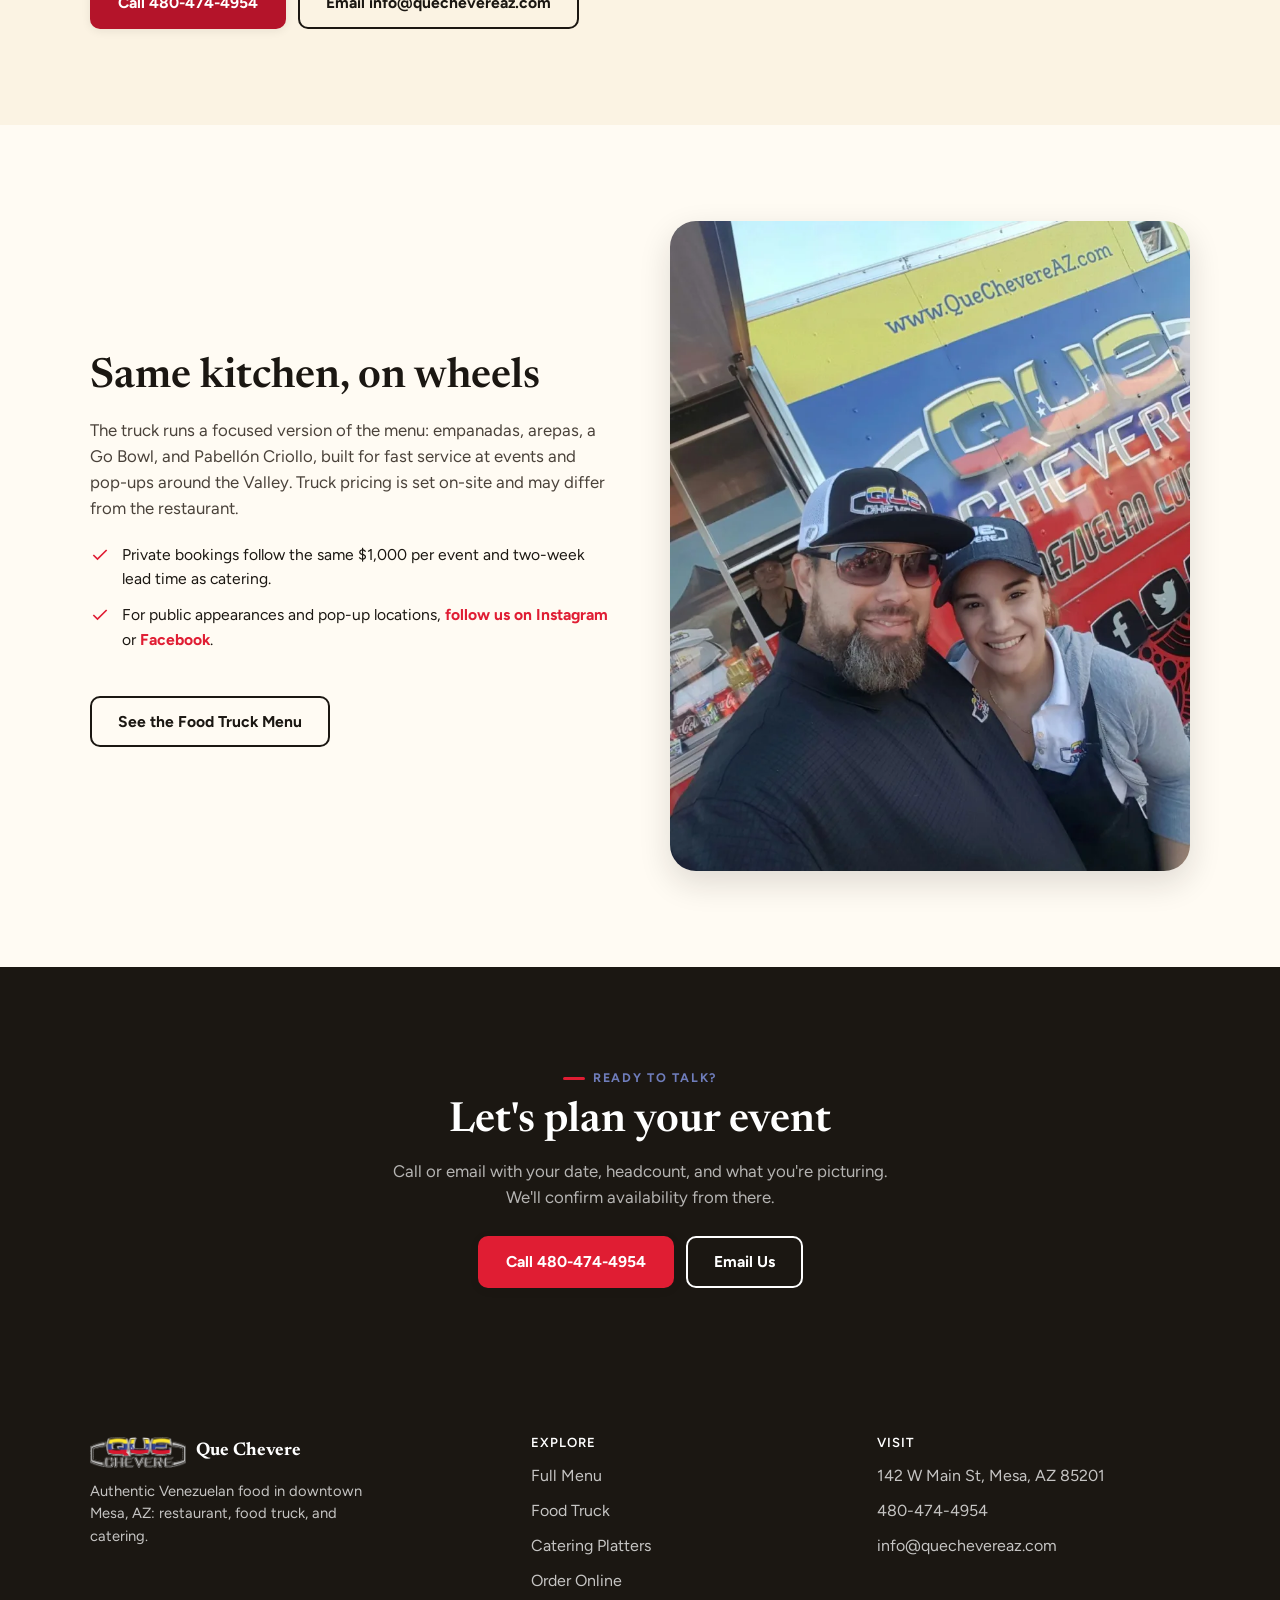
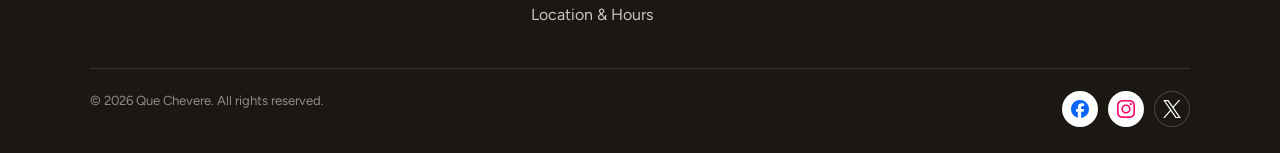
<file: catering.html>
<!DOCTYPE html>
<html lang="en">
<head>
<meta charset="UTF-8">
<meta name="viewport" content="width=device-width, initial-scale=1">
<title data-i18n="catering.meta_title">Catering &amp; Food Truck Booking: Que Chevere, Mesa AZ</title>
<meta name="description" content="Book Que Chevere for catering or the food truck. $1,000 per event, two weeks' notice. Call 480-474-4954 to confirm your date." data-i18n-content="catering.meta_desc">
<link rel="canonical" href="https://quechevereaz.com/catering.html">
<meta property="og:title" content="Catering &amp; Food Truck Booking: Que Chevere, Mesa AZ" data-i18n-content="catering.meta_title">
<meta property="og:description" content="Book Que Chevere for catering or the food truck. $1,000 per event, two weeks' notice. Call 480-474-4954 to confirm your date." data-i18n-content="catering.meta_desc">
<meta property="og:type" content="website">
<meta property="og:url" content="https://quechevereaz.com/catering.html">
<meta property="og:image" content="https://quechevereaz.com/assets/images-optimized/trailer-1600w.webp">
<meta name="twitter:card" content="summary_large_image">
<meta name="twitter:title" content="Catering &amp; Food Truck Booking: Que Chevere, Mesa AZ" data-i18n-content="catering.meta_title">
<meta name="twitter:description" content="Book Que Chevere for catering or the food truck. $1,000 per event, two weeks' notice. Call 480-474-4954 to confirm your date." data-i18n-content="catering.meta_desc">
<meta name="twitter:image" content="https://quechevereaz.com/assets/images-optimized/trailer-1600w.webp">
<meta name="theme-color" content="#31459E">
<link rel="icon" href="assets/images-optimized/logo-400w.webp" type="image/webp">
<link rel="apple-touch-icon" href="assets/images-optimized/logo-400w.webp">
<link rel="stylesheet" href="assets/css/style.css">
<script type="application/ld+json">
{ "@context": "https://schema.org", "@type": "Restaurant", "@id": "https://quechevereaz.com/#restaurant", "name": "Que Chevere", "url": "https://quechevereaz.com/" }
</script>
</head>
<body class="has-mobile-bar">
<a class="skip-link" href="#main">Skip to content</a>

<header class="site-header">
  <div class="container">
    <a href="index.html" class="brand">
      <img src="assets/images-optimized/logo-400w.webp" alt="Que Chevere logo">
    </a>
    <nav class="main-nav" aria-label="Primary">
      <a href="index.html" data-i18n="nav.home">Home</a>
      <a href="menu.html" data-i18n="nav.menu">Menu</a>
      <a href="catering.html" class="is-active" data-i18n="nav.catering">Food Truck</a>
      <a href="index.html#location" data-i18n="nav.location">Location &amp; Hours</a>
      <div class="nav-dropdown">
        <button class="nav-dropdown__btn" type="button" aria-expanded="false" data-dropdown-toggle>
          <span data-i18n="nav.follow">Follow Us</span>
          <svg viewBox="0 0 24 24" fill="none" stroke="currentColor" stroke-width="2" aria-hidden="true"><polyline points="6 9 12 15 18 9"/></svg>
        </button>
        <div class="nav-dropdown__panel" data-dropdown-panel>
          <a href="https://www.facebook.com/quechevereaz/" target="_blank" rel="noopener"><svg viewBox="0 0 24 24" fill="#0866FF" aria-hidden="true"><path d="M9.101 23.691v-7.98H6.627v-3.667h2.474v-1.58c0-4.085 1.848-5.978 5.858-5.978.401 0 .955.042 1.468.103a8.68 8.68 0 0 1 1.141.195v3.325a8.623 8.623 0 0 0-.653-.036 26.805 26.805 0 0 0-.733-.009c-.707 0-1.259.096-1.675.309a1.686 1.686 0 0 0-.679.622c-.258.42-.374.995-.374 1.752v1.297h3.919l-.386 2.103-.287 1.564h-3.246v8.245C19.396 23.238 24 18.179 24 12.044c0-6.627-5.373-12-12-12s-12 5.373-12 12c0 5.628 3.874 10.35 9.101 11.647Z"/></svg>Facebook</a>
          <a href="https://www.instagram.com/quechevereaz" target="_blank" rel="noopener"><svg viewBox="0 0 24 24" fill="#FF0069" aria-hidden="true"><path d="M7.0301.084c-1.2768.0602-2.1487.264-2.911.5634-.7888.3075-1.4575.72-2.1228 1.3877-.6652.6677-1.075 1.3368-1.3802 2.127-.2954.7638-.4956 1.6365-.552 2.914-.0564 1.2775-.0689 1.6882-.0626 4.947.0062 3.2586.0206 3.6671.0825 4.9473.061 1.2765.264 2.1482.5635 2.9107.308.7889.72 1.4573 1.388 2.1228.6679.6655 1.3365 1.0743 2.1285 1.38.7632.295 1.6361.4961 2.9134.552 1.2773.056 1.6884.069 4.9462.0627 3.2578-.0062 3.6675-.0207 4.9478-.0814 1.28-.0607 2.1468-.2652 2.9107-.5633.7889-.3086 1.4578-.72 2.1228-1.388.665-.668 1.0745-1.3378 1.3795-2.1284.2957-.7632.4966-1.636.552-2.9124.056-1.2809.0692-1.6898.063-4.948-.0063-3.2583-.021-3.6668-.0817-4.9465-.0607-1.2797-.264-2.1487-.5633-2.9117-.3084-.7889-.72-1.4568-1.3876-2.1228C21.3053.9328 20.6362.5231 19.8442.218c-.7636-.2951-1.6361-.4966-2.9134-.552C15.653-.3906 15.242-.4032 11.9838-.397c-3.2583.0063-3.6662.0207-4.9537.0814m.1416 21.6748c-1.1706-.0511-1.8063-.246-2.2295-.4094-.5605-.216-.96-.4762-1.3807-.895-.4208-.4188-.6817-.8181-.899-1.378-.1644-.4231-.3607-1.0588-.4138-2.2294-.0575-1.2655-.0703-1.6398-.0776-4.8341-.0073-3.1943.0044-3.5685.0587-4.834.05-1.1698.2465-1.8063.4099-2.2294.216-.5613.4755-.96.895-1.3805.4194-.4205.8181-.6816 1.3783-.899.4224-.1652 1.0581-.3607 2.2286-.4138 1.2655-.0576 1.6399-.0703 4.8341-.0776 3.1942-.0073 3.5686.0044 4.8349.0587 1.1706.0511 1.8063.246 2.2294.4099.5606.216.9601.4755 1.3806.895.4205.4195.6817.818.899 1.3783.1653.4225.3608 1.0581.4138 2.2287.0576 1.2655.0704 1.6399.0776 4.8341.0073 3.1943-.0044 3.5686-.0587 4.834-.0511 1.1706-.246 1.8063-.4093 2.2295-.216.5613-.4762.9601-.895 1.3807-.419.4207-.8182.6816-1.3784.899-.4224.1653-1.058.3608-2.228.4138-1.2656.0576-1.6399.0703-4.8342.0776-3.1943.0073-3.5686-.0043-4.834-.0587M16.953 5.5866A1.44 1.44 0 1 0 18.39 4.144a1.44 1.44 0 0 0-1.437 1.4426M5.8385 12.012c.0069 3.4022 2.7729 6.1552 6.1747 6.1483 3.4018-.0069 6.157-2.7737 6.1502-6.1759-.0069-3.4022-2.7737-6.1553-6.1759-6.1484-3.4018.0069-6.155 2.7729-6.148 6.176m2.164-.0044A3.9998 3.9998 0 1 1 12.0044 16a4.0002 4.0002 0 0 1-4.0019-3.9924"/></svg>Instagram</a>
          <a href="https://x.com/quechevereaz" target="_blank" rel="noopener"><svg viewBox="0 0 24 24" fill="#1B1712" aria-hidden="true"><path d="M14.234 10.162 22.977 0h-2.072l-7.591 8.824L7.251 0H.258l9.168 13.343L.258 24H2.33l8.016-9.318L16.749 24h6.993zm-2.837 3.299-.929-1.329L3.076 1.56h3.182l5.965 8.532.929 1.329 7.754 11.09h-3.182z"/></svg>X</a>
        </div>
      </div>
    </nav>
    <div class="header-actions">
      <span class="btn-featured-wrap">
        <a href="platters.html" class="btn btn-sm btn-catering" data-i18n="header.catering">Catering Made Easy</a>
        <span class="btn-featured-star" aria-hidden="true"></span>
      </span>
      <a href="https://my-site-109978-105530.square.site/" target="_blank" rel="noopener" class="btn btn-primary btn-sm btn-order" data-i18n="header.order">Order Online</a>
      <button class="lang-toggle" type="button" data-lang-toggle aria-label="Switch to Spanish">
        <svg viewBox="0 0 24 24" fill="none" stroke="currentColor" stroke-width="2" aria-hidden="true"><circle cx="12" cy="12" r="10"/><path d="M2 12h20"/><path d="M12 2a15.3 15.3 0 0 1 4 10 15.3 15.3 0 0 1-4 10 15.3 15.3 0 0 1-4-10 15.3 15.3 0 0 1 4-10z"/></svg>
        <span data-lang-label>ES</span>
      </button>
      <button class="nav-toggle" aria-label="Open menu" aria-expanded="false" aria-controls="mobile-nav" data-i18n-aria-label="navtoggle.aria_open">
        <svg viewBox="0 0 24 24" fill="none" stroke="currentColor" stroke-width="2" aria-hidden="true"><path d="M4 7h16M4 12h16M4 17h16"/></svg>
      </button>
    </div>
  </div>
</header>
<nav class="mobile-nav" aria-label="Mobile" id="mobile-nav">
  <a href="index.html" data-i18n="nav.home">Home</a>
  <a href="menu.html" data-i18n="nav.menu">Menu</a>
  <a href="catering.html" data-i18n="nav.catering">Food Truck</a>
  <a href="index.html#location" data-i18n="nav.location">Location &amp; Hours</a>
  <div class="nav-dropdown">
    <button class="nav-dropdown__btn" type="button" aria-expanded="false" data-dropdown-toggle>
      <span data-i18n="nav.follow">Follow Us</span>
      <svg viewBox="0 0 24 24" fill="none" stroke="currentColor" stroke-width="2" aria-hidden="true"><polyline points="6 9 12 15 18 9"/></svg>
    </button>
    <div class="nav-dropdown__panel" data-dropdown-panel>
      <a href="https://www.facebook.com/quechevereaz/" target="_blank" rel="noopener"><svg viewBox="0 0 24 24" fill="#0866FF" aria-hidden="true"><path d="M9.101 23.691v-7.98H6.627v-3.667h2.474v-1.58c0-4.085 1.848-5.978 5.858-5.978.401 0 .955.042 1.468.103a8.68 8.68 0 0 1 1.141.195v3.325a8.623 8.623 0 0 0-.653-.036 26.805 26.805 0 0 0-.733-.009c-.707 0-1.259.096-1.675.309a1.686 1.686 0 0 0-.679.622c-.258.42-.374.995-.374 1.752v1.297h3.919l-.386 2.103-.287 1.564h-3.246v8.245C19.396 23.238 24 18.179 24 12.044c0-6.627-5.373-12-12-12s-12 5.373-12 12c0 5.628 3.874 10.35 9.101 11.647Z"/></svg>Facebook</a>
      <a href="https://www.instagram.com/quechevereaz" target="_blank" rel="noopener"><svg viewBox="0 0 24 24" fill="#FF0069" aria-hidden="true"><path d="M7.0301.084c-1.2768.0602-2.1487.264-2.911.5634-.7888.3075-1.4575.72-2.1228 1.3877-.6652.6677-1.075 1.3368-1.3802 2.127-.2954.7638-.4956 1.6365-.552 2.914-.0564 1.2775-.0689 1.6882-.0626 4.947.0062 3.2586.0206 3.6671.0825 4.9473.061 1.2765.264 2.1482.5635 2.9107.308.7889.72 1.4573 1.388 2.1228.6679.6655 1.3365 1.0743 2.1285 1.38.7632.295 1.6361.4961 2.9134.552 1.2773.056 1.6884.069 4.9462.0627 3.2578-.0062 3.6675-.0207 4.9478-.0814 1.28-.0607 2.1468-.2652 2.9107-.5633.7889-.3086 1.4578-.72 2.1228-1.388.665-.668 1.0745-1.3378 1.3795-2.1284.2957-.7632.4966-1.636.552-2.9124.056-1.2809.0692-1.6898.063-4.948-.0063-3.2583-.021-3.6668-.0817-4.9465-.0607-1.2797-.264-2.1487-.5633-2.9117-.3084-.7889-.72-1.4568-1.3876-2.1228C21.3053.9328 20.6362.5231 19.8442.218c-.7636-.2951-1.6361-.4966-2.9134-.552C15.653-.3906 15.242-.4032 11.9838-.397c-3.2583.0063-3.6662.0207-4.9537.0814m.1416 21.6748c-1.1706-.0511-1.8063-.246-2.2295-.4094-.5605-.216-.96-.4762-1.3807-.895-.4208-.4188-.6817-.8181-.899-1.378-.1644-.4231-.3607-1.0588-.4138-2.2294-.0575-1.2655-.0703-1.6398-.0776-4.8341-.0073-3.1943.0044-3.5685.0587-4.834.05-1.1698.2465-1.8063.4099-2.2294.216-.5613.4755-.96.895-1.3805.4194-.4205.8181-.6816 1.3783-.899.4224-.1652 1.0581-.3607 2.2286-.4138 1.2655-.0576 1.6399-.0703 4.8341-.0776 3.1942-.0073 3.5686.0044 4.8349.0587 1.1706.0511 1.8063.246 2.2294.4099.5606.216.9601.4755 1.3806.895.4205.4195.6817.818.899 1.3783.1653.4225.3608 1.0581.4138 2.2287.0576 1.2655.0704 1.6399.0776 4.8341.0073 3.1943-.0044 3.5686-.0587 4.834-.0511 1.1706-.246 1.8063-.4093 2.2295-.216.5613-.4762.9601-.895 1.3807-.419.4207-.8182.6816-1.3784.899-.4224.1653-1.058.3608-2.228.4138-1.2656.0576-1.6399.0703-4.8342.0776-3.1943.0073-3.5686-.0043-4.834-.0587M16.953 5.5866A1.44 1.44 0 1 0 18.39 4.144a1.44 1.44 0 0 0-1.437 1.4426M5.8385 12.012c.0069 3.4022 2.7729 6.1552 6.1747 6.1483 3.4018-.0069 6.157-2.7737 6.1502-6.1759-.0069-3.4022-2.7737-6.1553-6.1759-6.1484-3.4018.0069-6.155 2.7729-6.148 6.176m2.164-.0044A3.9998 3.9998 0 1 1 12.0044 16a4.0002 4.0002 0 0 1-4.0019-3.9924"/></svg>Instagram</a>
      <a href="https://x.com/quechevereaz" target="_blank" rel="noopener"><svg viewBox="0 0 24 24" fill="#1B1712" aria-hidden="true"><path d="M14.234 10.162 22.977 0h-2.072l-7.591 8.824L7.251 0H.258l9.168 13.343L.258 24H2.33l8.016-9.318L16.749 24h6.993zm-2.837 3.299-.929-1.329L3.076 1.56h3.182l5.965 8.532.929 1.329 7.754 11.09h-3.182z"/></svg>X</a>
    </div>
  </div>
  <button class="lang-row" type="button" data-lang-toggle aria-label="Switch to Spanish">
    <span data-lang-label-full>Español</span>
    <svg viewBox="0 0 24 24" fill="none" stroke="currentColor" stroke-width="2" aria-hidden="true"><circle cx="12" cy="12" r="10"/><path d="M2 12h20"/><path d="M12 2a15.3 15.3 0 0 1 4 10 15.3 15.3 0 0 1-4 10 15.3 15.3 0 0 1-4-10 15.3 15.3 0 0 1 4-10z"/></svg>
  </button>
  <div class="cta-row">
    <a href="https://my-site-109978-105530.square.site/" target="_blank" rel="noopener" class="btn btn-primary" data-i18n="header.order">Order Online</a>
    <a href="platters.html" class="btn btn-catering" data-i18n="header.catering">Catering Made Easy</a>
  </div>
</nav>

<div class="page-hero">
  <img src="assets/images-optimized/trailer-1600w.webp"
       srcset="assets/images-optimized/trailer-400w.webp 400w, assets/images-optimized/trailer-800w.webp 800w, assets/images-optimized/trailer-1600w.webp 1600w"
       sizes="100vw" alt="The Que Chevere food truck" fetchpriority="high" decoding="async">
  <div class="container page-hero-content">
    <h1 data-i18n="catering.hero_h1">Bring the Que Chevere food truck or catering to your event</h1>
    <p data-i18n="catering.hero_p">From office lunches to weddings, we bring arepas, tequeños, and patacones to the table, straight from the truck.</p>
    <div class="cta-row" style="margin-top:22px;">
      <a href="tel:+14804744954" class="btn btn-primary" data-i18n="mobile.call">Call 480-474-4954</a>
      <a href="mailto:info@quechevereaz.com" class="btn btn-outline" data-i18n="catering.email_us_btn">Email Us</a>
    </div>
  </div>
</div>

<main id="main">
  <section>
    <div class="container">
      <span class="eyebrow" data-i18n="catering.basics_eyebrow">The Basics</span>
      <h2 class="section-heading" data-i18n="catering.basics_h">What to know before you book</h2>
      <div class="catering-fact-grid">
        <div class="catering-fact-card">
          <div class="num">$1,000</div>
          <h3 data-i18n="catering.fact1_h">Per event</h3>
          <p data-i18n="catering.fact1_p">Food truck catering starts at $1,000 per event.</p>
        </div>
        <div class="catering-fact-card">
          <div class="num">2 weeks</div>
          <h3 data-i18n="catering.fact2_h">Lead time</h3>
          <p data-i18n="catering.fact2_p">Please reach out at least two weeks before your event date.</p>
        </div>
        <div class="catering-fact-card">
          <div class="num" data-i18n="catering.fact3_num">Call first</div>
          <h3 data-i18n="catering.fact3_h">Schedule varies</h3>
          <p data-i18n="catering.fact3_p">Our availability changes date to date. Call to confirm before you finalize plans.</p>
        </div>
      </div>
      <p style="margin-top:22px; color:var(--ink-soft);" data-i18n-html="catering.crosslink_html">Do you just need smaller trays for pickup or delivery? See our <a href="platters.html" style="color:var(--red); font-weight:700;">Catering Platters →</a></p>
    </div>
  </section>

  <section class="band-paper-dim">
    <div class="container">
      <h2 class="section-heading" data-i18n="catering.how_h">Booking is simple: no online checkout, just a conversation</h2>
      <div class="steps-list">
        <div class="step">
          <span class="step-num">1</span>
          <div>
            <h3 data-i18n="catering.step1_h">Call or email with your date and headcount</h3>
            <p data-i18n-html="catering.step1_p_html">Reach us at <a href="tel:+14804744954" style="color:var(--red); font-weight:700;">480-474-4954</a> or <a href="mailto:info@quechevereaz.com" style="color:var(--red); font-weight:700;">info@quechevereaz.com</a>. The sooner, the better, and at least two weeks out.</p>
          </div>
        </div>
        <div class="step">
          <span class="step-num">2</span>
          <div>
            <h3 data-i18n="catering.step2_h">We confirm availability and build your order</h3>
            <p data-i18n="catering.step2_p">Since our schedule varies, we'll confirm whether we can cover your date before anything is finalized. Orders start at $1,000 per event.</p>
          </div>
        </div>
        <div class="step">
          <span class="step-num">3</span>
          <div>
            <h3 data-i18n="catering.step3_h">We show up and feed your crowd</h3>
            <p data-i18n="catering.step3_p">Depending on your event, that's a catering drop-off or the food truck itself.</p>
          </div>
        </div>
      </div>
      <div class="cta-row mt-lg">
        <a href="tel:+14804744954" class="btn btn-primary" data-i18n="mobile.call">Call 480-474-4954</a>
        <a href="mailto:info@quechevereaz.com" class="btn btn-outline-dark" data-i18n="catering.email_btn">Email info@quechevereaz.com</a>
      </div>
    </div>
  </section>

  <section>
    <div class="container split reverse">
      <div class="split-body">
        <h2 class="section-heading" data-i18n="catering.truck_h">Same kitchen, on wheels</h2>
        <p class="section-lede" data-i18n="catering.truck_lede">The truck runs a focused version of the menu: empanadas, arepas, a Go Bowl, and Pabellón Criollo, built for fast service at events and pop-ups around the Valley. Truck pricing is set on-site and may differ from the restaurant.</p>
        <ul class="fact-list">
          <li>
            <svg viewBox="0 0 24 24" fill="none" stroke="currentColor" stroke-width="2" aria-hidden="true"><path d="M20 6 9 17l-5-5"/></svg>
            <span data-i18n="catering.truck_fact1">Private bookings follow the same $1,000 per event and two-week lead time as catering.</span>
          </li>
          <li>
            <svg viewBox="0 0 24 24" fill="none" stroke="currentColor" stroke-width="2" aria-hidden="true"><path d="M20 6 9 17l-5-5"/></svg>
            <span data-i18n-html="catering.truck_fact2_html">For public appearances and pop-up locations, <a href="https://www.instagram.com/quechevereaz" target="_blank" rel="noopener" style="color:var(--red); font-weight:700;">follow us on Instagram</a> or <a href="https://www.facebook.com/quechevereaz/" target="_blank" rel="noopener" style="color:var(--red); font-weight:700;">Facebook</a>.</span>
          </li>
        </ul>
        <div class="cta-row mt-lg">
          <a href="menu.html#food-truck-menu" class="btn btn-outline-dark" data-i18n="catering.see_ft_menu">See the Food Truck Menu</a>
        </div>
      </div>
      <div class="split-media">
        <img src="assets/images-optimized/owners-food-truck-800w.webp"
             srcset="assets/images-optimized/owners-food-truck-400w.webp 400w, assets/images-optimized/owners-food-truck-800w.webp 800w, assets/images-optimized/owners-food-truck-972w.webp 972w"
             sizes="(min-width: 900px) 50vw, 100vw"
             alt="Que Chevere food truck team" loading="lazy" decoding="async">
      </div>
    </div>
  </section>

  <section class="band-dark">
    <div class="container text-center" style="max-width:640px;">
      <span class="eyebrow" style="justify-content:center;" data-i18n="catering.talk_eyebrow">Ready to Talk?</span>
      <h2 class="section-heading mx-auto" style="max-width:none;" data-i18n="catering.talk_h">Let's plan your event</h2>
      <p class="section-lede muted mx-auto" style="max-width:48ch;" data-i18n="catering.talk_p">Call or email with your date, headcount, and what you're picturing. We'll confirm availability from there.</p>
      <div class="cta-row" style="justify-content:center; margin-top:26px;">
        <a href="tel:+14804744954" class="btn btn-primary" data-i18n="mobile.call">Call 480-474-4954</a>
        <a href="mailto:info@quechevereaz.com" class="btn btn-outline" data-i18n="catering.email_us_btn">Email Us</a>
      </div>
    </div>
  </section>
</main>

<footer class="site-footer">
  <div class="container">
    <div class="footer-grid">
      <div>
        <div class="footer-brand">
          <img src="assets/images-optimized/logo-400w.webp" alt="Que Chevere logo">
          <span>Que Chevere</span>
        </div>
        <p data-i18n="footer.tagline">Authentic Venezuelan food in downtown Mesa, AZ: restaurant, food truck, and catering.</p>
      </div>
      <div>
        <h3 data-i18n="footer.explore">Explore</h3>
        <ul>
          <li><a href="menu.html" data-i18n="footer.full_menu">Full Menu</a></li>
          <li><a href="catering.html" data-i18n="nav.catering">Food Truck</a></li>
          <li><a href="platters.html" data-i18n="footer.catering_platters">Catering Platters</a></li>
          <li><a href="https://my-site-109978-105530.square.site/" target="_blank" rel="noopener" data-i18n="header.order">Order Online</a></li>
          <li><a href="index.html#location" data-i18n="nav.location">Location &amp; Hours</a></li>
        </ul>
      </div>
      <div>
        <h3 data-i18n="footer.visit">Visit</h3>
        <ul>
          <li>142 W Main St, Mesa, AZ 85201</li>
          <li><a href="tel:+14804744954">480-474-4954</a></li>
          <li><a href="mailto:info@quechevereaz.com">info@quechevereaz.com</a></li>
        </ul>
      </div>
    </div>
    <div class="footer-bottom">
      <span>© <span id="year"></span> Que Chevere. <span data-i18n="footer.rights">All rights reserved.</span></span>
      <div class="footer-socials">
        <a href="https://www.facebook.com/quechevereaz/" target="_blank" rel="noopener" aria-label="Facebook"><svg viewBox="0 0 24 24" fill="#0866FF" aria-hidden="true"><path d="M9.101 23.691v-7.98H6.627v-3.667h2.474v-1.58c0-4.085 1.848-5.978 5.858-5.978.401 0 .955.042 1.468.103a8.68 8.68 0 0 1 1.141.195v3.325a8.623 8.623 0 0 0-.653-.036 26.805 26.805 0 0 0-.733-.009c-.707 0-1.259.096-1.675.309a1.686 1.686 0 0 0-.679.622c-.258.42-.374.995-.374 1.752v1.297h3.919l-.386 2.103-.287 1.564h-3.246v8.245C19.396 23.238 24 18.179 24 12.044c0-6.627-5.373-12-12-12s-12 5.373-12 12c0 5.628 3.874 10.35 9.101 11.647Z"/></svg></a>
        <a href="https://www.instagram.com/quechevereaz" target="_blank" rel="noopener" aria-label="Instagram"><svg viewBox="0 0 24 24" fill="#FF0069" aria-hidden="true"><path d="M7.0301.084c-1.2768.0602-2.1487.264-2.911.5634-.7888.3075-1.4575.72-2.1228 1.3877-.6652.6677-1.075 1.3368-1.3802 2.127-.2954.7638-.4956 1.6365-.552 2.914-.0564 1.2775-.0689 1.6882-.0626 4.947.0062 3.2586.0206 3.6671.0825 4.9473.061 1.2765.264 2.1482.5635 2.9107.308.7889.72 1.4573 1.388 2.1228.6679.6655 1.3365 1.0743 2.1285 1.38.7632.295 1.6361.4961 2.9134.552 1.2773.056 1.6884.069 4.9462.0627 3.2578-.0062 3.668-.0207 4.9478-.0814 1.28-.0607 2.147-.2652 2.9098-.5633.7889-.3086 1.4578-.72 2.1228-1.3881.665-.6682 1.0745-1.3378 1.3795-2.1284.2957-.7632.4966-1.636.552-2.9124.056-1.2809.0692-1.6898.063-4.948-.0063-3.2583-.021-3.6668-.0817-4.9465-.0607-1.2797-.264-2.1487-.5633-2.9117-.3084-.7889-.72-1.4568-1.3876-2.1228C21.2982 1.33 20.628.9208 19.8378.6165 19.074.321 18.2017.1197 16.9244.0645 15.6471.0093 15.236-.005 11.977.0014 8.718.0076 8.31.0215 7.0301.0839m.1402 21.6932c-1.17-.0509-1.8053-.2453-2.2287-.408-.5606-.216-.96-.4771-1.3819-.895-.422-.4178-.6811-.8186-.9-1.378-.1644-.4234-.3624-1.058-.4171-2.228-.0595-1.2645-.072-1.6442-.079-4.848-.007-3.2037.0053-3.583.0607-4.848.05-1.169.2456-1.805.408-2.2282.216-.5613.4762-.96.895-1.3816.4188-.4217.8184-.6814 1.3783-.9003.423-.1651 1.0575-.3614 2.227-.4171 1.2655-.06 1.6447-.072 4.848-.079 3.2033-.007 3.5835.005 4.8495.0608 1.169.0508 1.8053.2445 2.228.408.5608.216.96.4754 1.3816.895.4217.4194.6816.8176.9005 1.3787.1653.4217.3617 1.056.4169 2.2263.0602 1.2655.0739 1.645.0796 4.848.0058 3.203-.0055 3.5834-.061 4.848-.051 1.17-.245 1.8055-.408 2.2294-.216.5604-.4763.96-.8954 1.3814-.419.4215-.8181.6811-1.3783.9-.4224.1649-1.0577.3617-2.2262.4174-1.2656.0595-1.6448.072-4.8493.079-3.2045.007-3.5825-.006-4.848-.0608M16.953 5.5864A1.44 1.44 0 1 0 18.39 4.144a1.44 1.44 0 0 0-1.437 1.4424M5.8385 12.012c.0067 3.4032 2.7706 6.1557 6.173 6.1493 3.4026-.0065 6.157-2.7701 6.1506-6.1733-.0065-3.4032-2.771-6.1565-6.174-6.1498-3.403.0067-6.156 2.771-6.1496 6.1738M8 12.0077a4 4 0 1 1 4.008 3.9921A3.9996 3.9996 0 0 1 8 12.0077"/></svg></a>
        <a href="https://x.com/quechevereaz" target="_blank" rel="noopener" aria-label="X" class="is-x"><svg viewBox="0 0 24 24" fill="#FFFFFF" aria-hidden="true"><path d="M14.234 10.162 22.977 0h-2.072l-7.591 8.824L7.251 0H.258l9.168 13.343L.258 24H2.33l8.016-9.318L16.749 24h6.993zm-2.837 3.299-.929-1.329L3.076 1.56h3.182l5.965 8.532.929 1.329 7.754 11.09h-3.182z"/></svg></a>
      </div>
    </div>
  </div>
</footer>

<div class="mobile-action-bar">
  <a href="tel:+14804744954"><svg viewBox="0 0 24 24" fill="none" stroke="currentColor" stroke-width="2" aria-hidden="true"><path d="M22 16.92v3a2 2 0 0 1-2.18 2 19.79 19.79 0 0 1-8.63-3.07 19.5 19.5 0 0 1-6-6 19.79 19.79 0 0 1-3.07-8.67A2 2 0 0 1 4.11 2h3a2 2 0 0 1 2 1.72c.127.96.362 1.903.7 2.81a2 2 0 0 1-.45 2.11L8.09 9.91a16 16 0 0 0 6 6l1.27-1.27a2 2 0 0 1 2.11-.45c.907.338 1.85.573 2.81.7A2 2 0 0 1 22 16.92z"/></svg> <span data-i18n="mab.call">Call</span></a>
  <a href="mailto:info@quechevereaz.com" class="is-primary"><svg viewBox="0 0 24 24" fill="none" stroke="currentColor" stroke-width="2" aria-hidden="true"><path d="M22 6l-10 7L2 6"/><rect x="2" y="4" width="20" height="16" rx="2"/></svg> <span data-i18n="catering.email_us_btn">Email Us</span></a>
</div>

<script>document.getElementById("year").textContent = new Date().getFullYear();</script>
<script src="assets/js/translations.js"></script>
<script src="assets/js/main.js"></script>
</body>
</html>
</file>
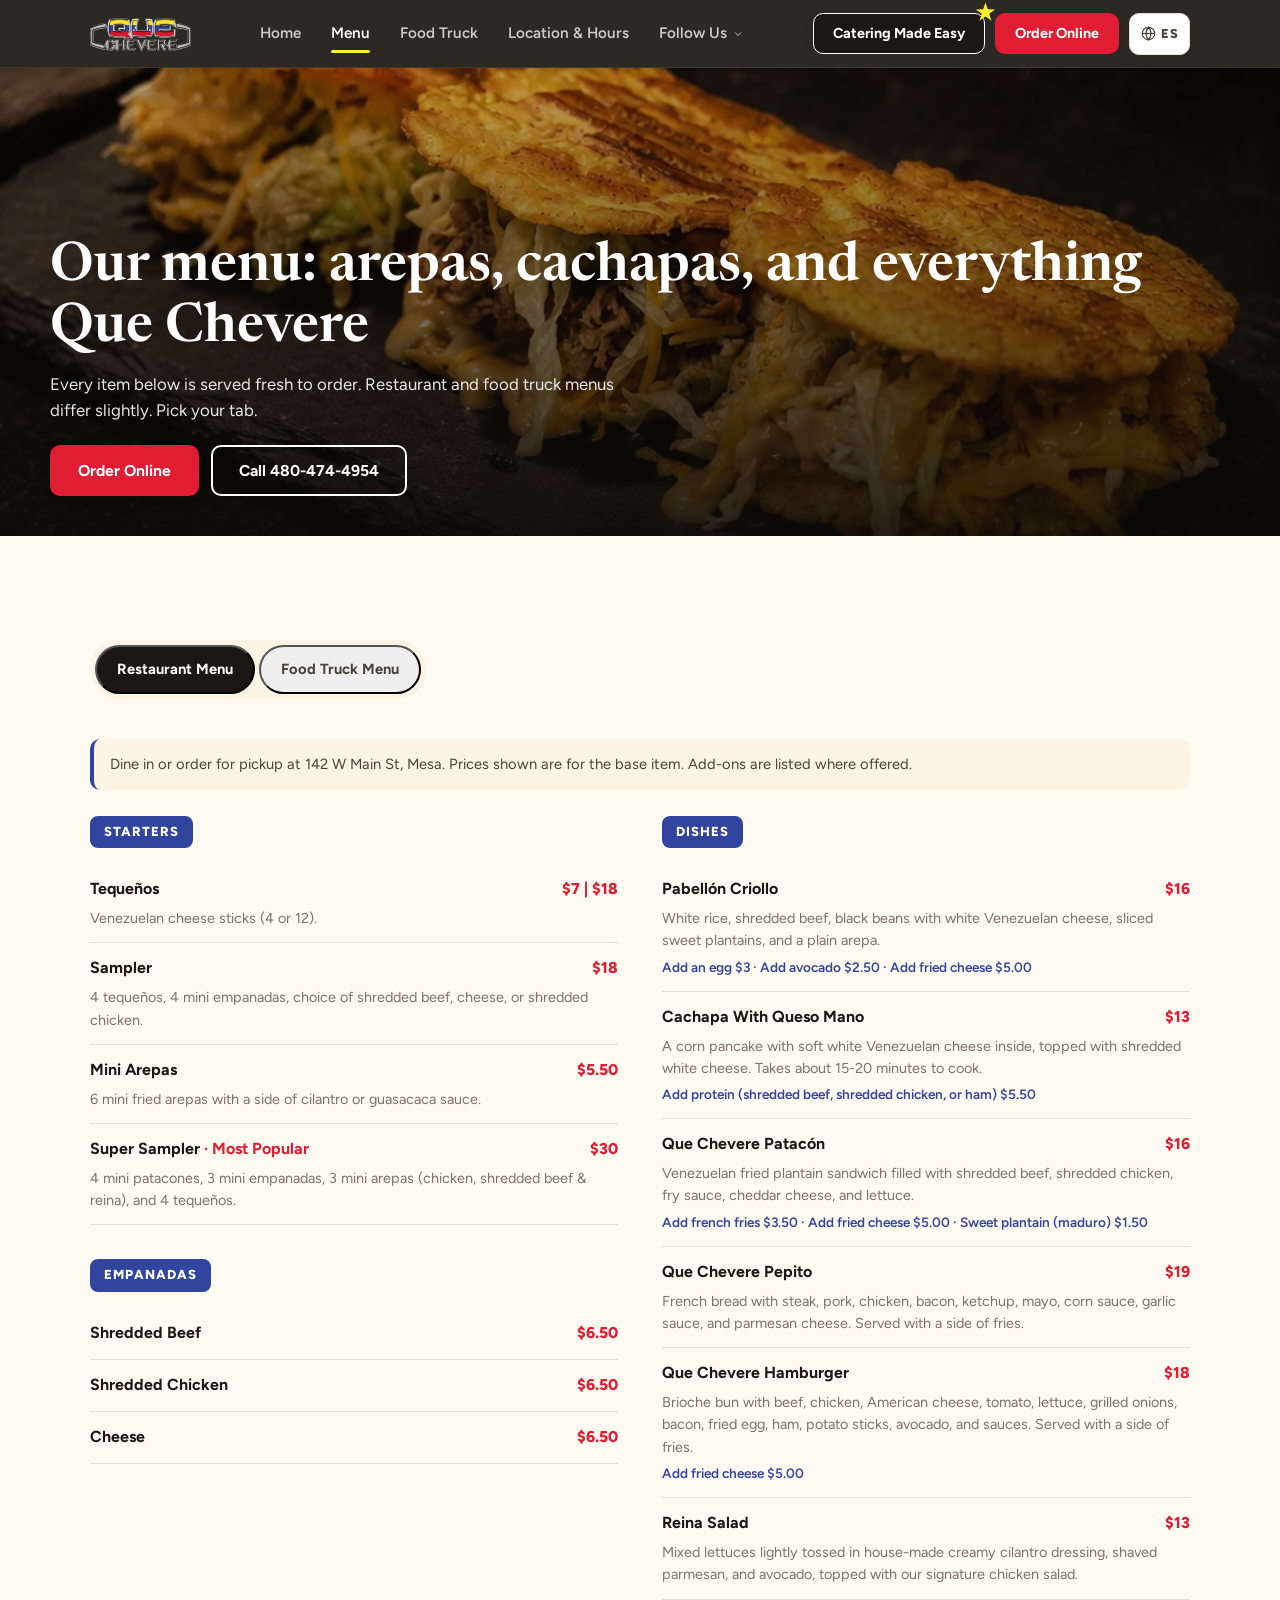
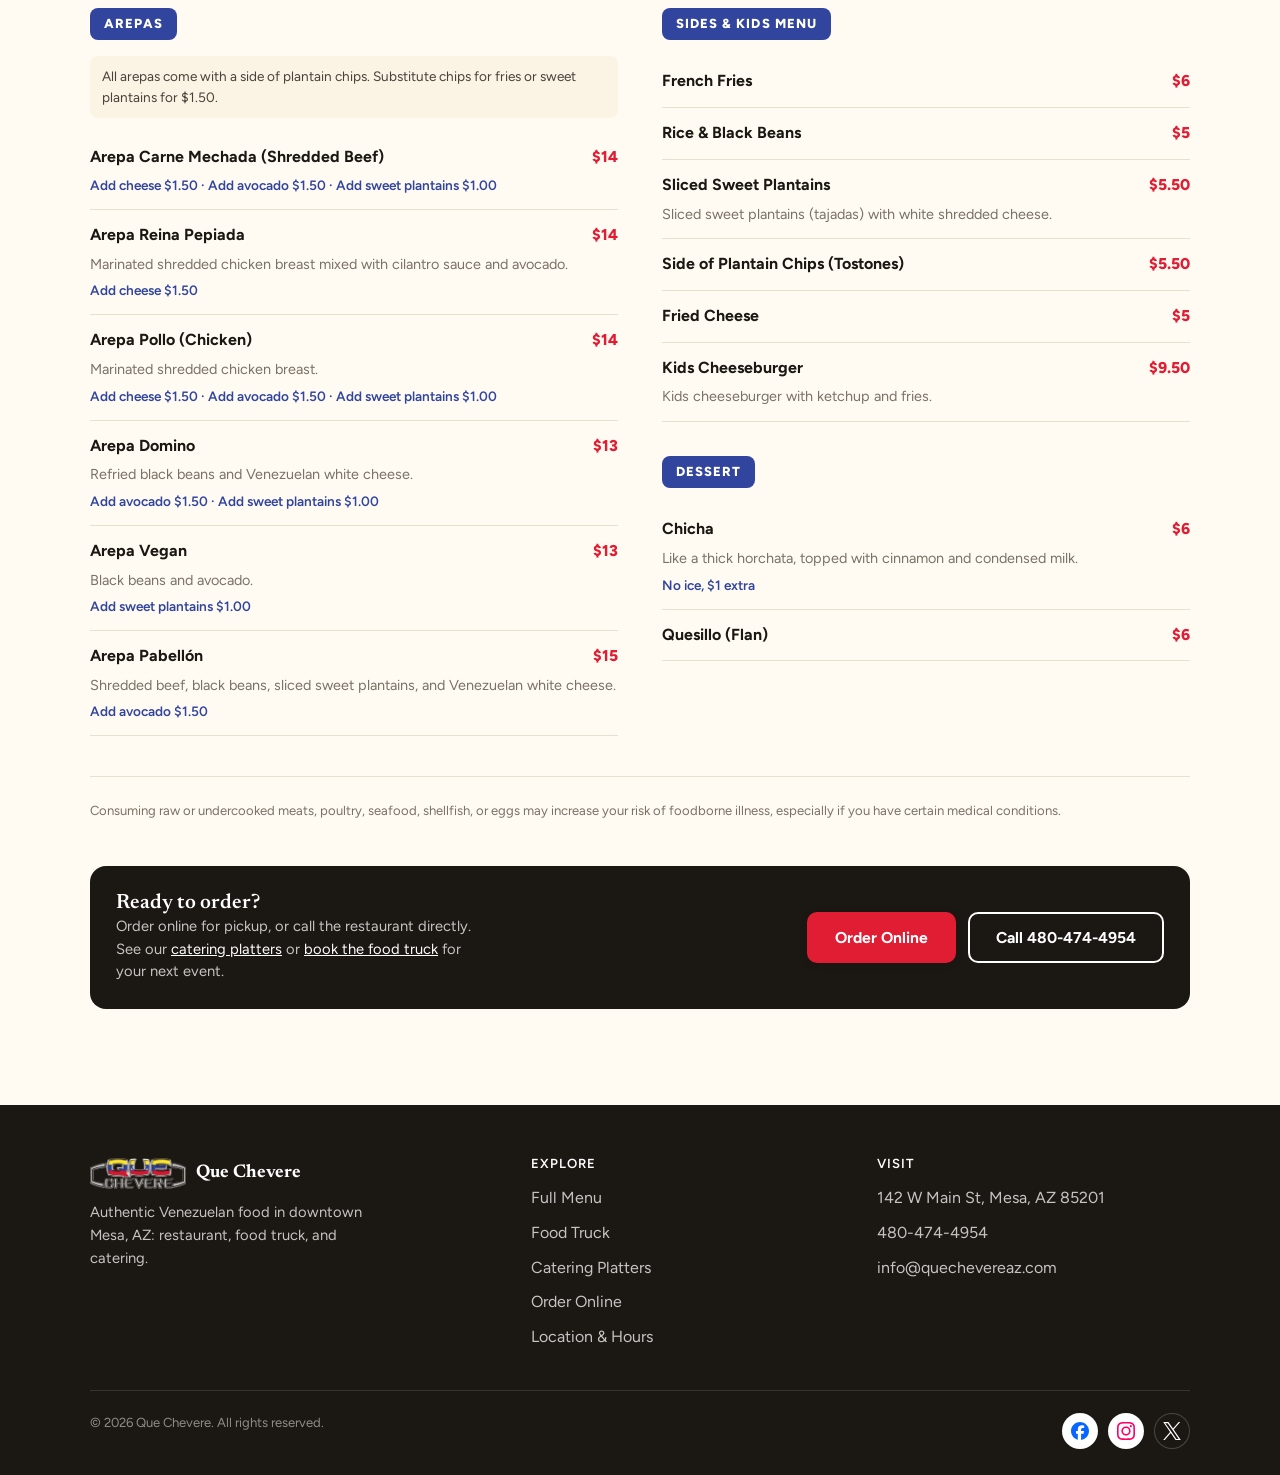
<file: menu.html>
<!DOCTYPE html>
<html lang="en">
<head>
<meta charset="UTF-8">
<meta name="viewport" content="width=device-width, initial-scale=1">
<title data-i18n="menu.meta_title">Menu: Que Chevere Venezuelan Restaurant &amp; Food Truck, Mesa AZ</title>
<meta name="description" content="Full menu for Que Chevere in Mesa, AZ: arepas, cachapas, tequeños, empanadas, patacones, and more. Restaurant and food truck menus, with prices." data-i18n-content="menu.meta_desc">
<link rel="canonical" href="https://quechevereaz.com/menu.html">
<meta property="og:title" content="Menu: Que Chevere Venezuelan Restaurant &amp; Food Truck, Mesa AZ" data-i18n-content="menu.meta_title">
<meta property="og:description" content="Full menu for Que Chevere in Mesa, AZ: arepas, cachapas, tequeños, empanadas, patacones, and more. Restaurant and food truck menus, with prices." data-i18n-content="menu.meta_desc">
<meta property="og:type" content="website">
<meta property="og:url" content="https://quechevereaz.com/menu.html">
<meta property="og:image" content="https://quechevereaz.com/assets/images-optimized/patacon-trio-1122w.webp">
<meta name="twitter:card" content="summary_large_image">
<meta name="twitter:title" content="Menu: Que Chevere Venezuelan Restaurant &amp; Food Truck, Mesa AZ" data-i18n-content="menu.meta_title">
<meta name="twitter:description" content="Full menu for Que Chevere in Mesa, AZ: arepas, cachapas, tequeños, empanadas, patacones, and more. Restaurant and food truck menus, with prices." data-i18n-content="menu.meta_desc">
<meta name="twitter:image" content="https://quechevereaz.com/assets/images-optimized/patacon-trio-1122w.webp">
<meta name="theme-color" content="#31459E">
<link rel="icon" href="assets/images-optimized/logo-400w.webp" type="image/webp">
<link rel="apple-touch-icon" href="assets/images-optimized/logo-400w.webp">
<link rel="stylesheet" href="assets/css/style.css">
<script type="application/ld+json">
{
  "@context": "https://schema.org",
  "@type": "Menu",
  "name": "Que Chevere Restaurant Menu",
  "url": "https://quechevereaz.com/menu.html",
  "hasMenuSection": [
    {
      "@type": "MenuSection",
      "name": "Starters",
      "hasMenuItem": [
        { "@type": "MenuItem", "name": "Tequeños", "description": "Venezuelan cheese sticks (4 or 12).", "offers": { "@type": "Offer", "price": "7", "priceCurrency": "USD" } },
        { "@type": "MenuItem", "name": "Sampler", "description": "4 tequeños, 4 mini empanadas, choice of shredded beef, cheese, or shredded chicken.", "offers": { "@type": "Offer", "price": "18", "priceCurrency": "USD" } },
        { "@type": "MenuItem", "name": "Mini Arepas", "description": "6 mini fried arepas with a side of cilantro or guasacaca sauce.", "offers": { "@type": "Offer", "price": "5.50", "priceCurrency": "USD" } },
        { "@type": "MenuItem", "name": "Super Sampler", "description": "4 mini patacones, 3 mini empanadas, 3 mini arepas (chicken, shredded beef & reina), and 4 tequeños.", "offers": { "@type": "Offer", "price": "30", "priceCurrency": "USD" } }
      ]
    },
    {
      "@type": "MenuSection",
      "name": "Empanadas",
      "hasMenuItem": [
        { "@type": "MenuItem", "name": "Shredded Beef Empanada", "offers": { "@type": "Offer", "price": "6.50", "priceCurrency": "USD" } },
        { "@type": "MenuItem", "name": "Shredded Chicken Empanada", "offers": { "@type": "Offer", "price": "6.50", "priceCurrency": "USD" } },
        { "@type": "MenuItem", "name": "Cheese Empanada", "offers": { "@type": "Offer", "price": "6.50", "priceCurrency": "USD" } }
      ]
    },
    {
      "@type": "MenuSection",
      "name": "Dishes",
      "hasMenuItem": [
        { "@type": "MenuItem", "name": "Pabellón Criollo", "description": "White rice, shredded beef, black beans with white Venezuelan cheese, sliced sweet plantains, and a plain arepa.", "offers": { "@type": "Offer", "price": "16", "priceCurrency": "USD" } },
        { "@type": "MenuItem", "name": "Cachapa With Queso Mano", "description": "A corn pancake with soft white Venezuelan cheese inside, topped with shredded white cheese.", "offers": { "@type": "Offer", "price": "13", "priceCurrency": "USD" } },
        { "@type": "MenuItem", "name": "Que Chevere Patacón", "description": "Venezuelan fried plantain sandwich filled with shredded beef, shredded chicken, fry sauce, cheddar cheese, and lettuce.", "offers": { "@type": "Offer", "price": "16", "priceCurrency": "USD" } },
        { "@type": "MenuItem", "name": "Que Chevere Pepito", "description": "French bread with steak, pork, chicken, bacon, ketchup, mayo, corn sauce, garlic sauce, and parmesan cheese. Served with a side of fries.", "offers": { "@type": "Offer", "price": "19", "priceCurrency": "USD" } },
        { "@type": "MenuItem", "name": "Que Chevere Hamburger", "description": "Brioche bun with beef, chicken, American cheese, tomato, lettuce, grilled onions, bacon, fried egg, ham, potato sticks, avocado, and sauces. Served with a side of fries.", "offers": { "@type": "Offer", "price": "18", "priceCurrency": "USD" } },
        { "@type": "MenuItem", "name": "Reina Salad", "description": "Mixed lettuces lightly tossed in house-made creamy cilantro dressing, shaved parmesan, and avocado, topped with our signature chicken salad.", "offers": { "@type": "Offer", "price": "13", "priceCurrency": "USD" } }
      ]
    },
    {
      "@type": "MenuSection",
      "name": "Arepas",
      "hasMenuItem": [
        { "@type": "MenuItem", "name": "Arepa Carne Mechada", "description": "Shredded beef.", "offers": { "@type": "Offer", "price": "14", "priceCurrency": "USD" } },
        { "@type": "MenuItem", "name": "Arepa Reina Pepiada", "description": "Marinated shredded chicken breast mixed with cilantro sauce and avocado.", "offers": { "@type": "Offer", "price": "14", "priceCurrency": "USD" } },
        { "@type": "MenuItem", "name": "Arepa Pollo", "description": "Marinated shredded chicken breast.", "offers": { "@type": "Offer", "price": "14", "priceCurrency": "USD" } },
        { "@type": "MenuItem", "name": "Arepa Domino", "description": "Refried black beans and Venezuelan white cheese.", "offers": { "@type": "Offer", "price": "13", "priceCurrency": "USD" } },
        { "@type": "MenuItem", "name": "Arepa Vegan", "description": "Black beans and avocado.", "offers": { "@type": "Offer", "price": "13", "priceCurrency": "USD" } },
        { "@type": "MenuItem", "name": "Arepa Pabellón", "description": "Shredded beef, black beans, sliced sweet plantains, and Venezuelan white cheese.", "offers": { "@type": "Offer", "price": "15", "priceCurrency": "USD" } }
      ]
    },
    {
      "@type": "MenuSection",
      "name": "Sides & Kids Menu",
      "hasMenuItem": [
        { "@type": "MenuItem", "name": "French Fries", "offers": { "@type": "Offer", "price": "6", "priceCurrency": "USD" } },
        { "@type": "MenuItem", "name": "Rice & Black Beans", "offers": { "@type": "Offer", "price": "5", "priceCurrency": "USD" } },
        { "@type": "MenuItem", "name": "Sliced Sweet Plantains", "description": "Sliced sweet plantains (tajadas) with white shredded cheese.", "offers": { "@type": "Offer", "price": "5.50", "priceCurrency": "USD" } },
        { "@type": "MenuItem", "name": "Side of Plantain Chips (Tostones)", "offers": { "@type": "Offer", "price": "5.50", "priceCurrency": "USD" } },
        { "@type": "MenuItem", "name": "Fried Cheese", "offers": { "@type": "Offer", "price": "5", "priceCurrency": "USD" } },
        { "@type": "MenuItem", "name": "Kids Cheeseburger", "description": "Kids cheeseburger with ketchup and fries.", "offers": { "@type": "Offer", "price": "9.50", "priceCurrency": "USD" } }
      ]
    },
    {
      "@type": "MenuSection",
      "name": "Dessert",
      "hasMenuItem": [
        { "@type": "MenuItem", "name": "Chicha", "description": "Like a thick horchata, topped with cinnamon and condensed milk.", "offers": { "@type": "Offer", "price": "6", "priceCurrency": "USD" } },
        { "@type": "MenuItem", "name": "Quesillo (Flan)", "offers": { "@type": "Offer", "price": "6", "priceCurrency": "USD" } }
      ]
    }
  ]
}
</script>
<script type="application/ld+json">
{ "@context": "https://schema.org", "@type": "Restaurant", "@id": "https://quechevereaz.com/#restaurant", "name": "Que Chevere", "url": "https://quechevereaz.com/" }
</script>
</head>
<body class="has-mobile-bar">
<a class="skip-link" href="#main">Skip to content</a>

<header class="site-header">
  <div class="container">
    <a href="index.html" class="brand">
      <img src="assets/images-optimized/logo-400w.webp" alt="Que Chevere logo">
    </a>
    <nav class="main-nav" aria-label="Primary">
      <a href="index.html" data-i18n="nav.home">Home</a>
      <a href="menu.html" class="is-active" data-i18n="nav.menu">Menu</a>
      <a href="catering.html" data-i18n="nav.catering">Food Truck</a>
      <a href="index.html#location" data-i18n="nav.location">Location &amp; Hours</a>
      <div class="nav-dropdown">
        <button class="nav-dropdown__btn" type="button" aria-expanded="false" data-dropdown-toggle>
          <span data-i18n="nav.follow">Follow Us</span>
          <svg viewBox="0 0 24 24" fill="none" stroke="currentColor" stroke-width="2" aria-hidden="true"><polyline points="6 9 12 15 18 9"/></svg>
        </button>
        <div class="nav-dropdown__panel" data-dropdown-panel>
          <a href="https://www.facebook.com/quechevereaz/" target="_blank" rel="noopener"><svg viewBox="0 0 24 24" fill="#0866FF" aria-hidden="true"><path d="M9.101 23.691v-7.98H6.627v-3.667h2.474v-1.58c0-4.085 1.848-5.978 5.858-5.978.401 0 .955.042 1.468.103a8.68 8.68 0 0 1 1.141.195v3.325a8.623 8.623 0 0 0-.653-.036 26.805 26.805 0 0 0-.733-.009c-.707 0-1.259.096-1.675.309a1.686 1.686 0 0 0-.679.622c-.258.42-.374.995-.374 1.752v1.297h3.919l-.386 2.103-.287 1.564h-3.246v8.245C19.396 23.238 24 18.179 24 12.044c0-6.627-5.373-12-12-12s-12 5.373-12 12c0 5.628 3.874 10.35 9.101 11.647Z"/></svg>Facebook</a>
          <a href="https://www.instagram.com/quechevereaz" target="_blank" rel="noopener"><svg viewBox="0 0 24 24" fill="#FF0069" aria-hidden="true"><path d="M7.0301.084c-1.2768.0602-2.1487.264-2.911.5634-.7888.3075-1.4575.72-2.1228 1.3877-.6652.6677-1.075 1.3368-1.3802 2.127-.2954.7638-.4956 1.6365-.552 2.914-.0564 1.2775-.0689 1.6882-.0626 4.947.0062 3.2586.0206 3.6671.0825 4.9473.061 1.2765.264 2.1482.5635 2.9107.308.7889.72 1.4573 1.388 2.1228.6679.6655 1.3365 1.0743 2.1285 1.38.7632.295 1.6361.4961 2.9134.552 1.2773.056 1.6884.069 4.9462.0627 3.2578-.0062 3.6675-.0207 4.9478-.0814 1.28-.0607 2.1468-.2652 2.9107-.5633.7889-.3086 1.4578-.72 2.1228-1.388.665-.668 1.0745-1.3378 1.3795-2.1284.2957-.7632.4966-1.636.552-2.9124.056-1.2809.0692-1.6898.063-4.948-.0063-3.2583-.021-3.6668-.0817-4.9465-.0607-1.2797-.264-2.1487-.5633-2.9117-.3084-.7889-.72-1.4568-1.3876-2.1228C21.3053.9328 20.6362.5231 19.8442.218c-.7636-.2951-1.6361-.4966-2.9134-.552C15.653-.3906 15.242-.4032 11.9838-.397c-3.2583.0063-3.6662.0207-4.9537.0814m.1416 21.6748c-1.1706-.0511-1.8063-.246-2.2295-.4094-.5605-.216-.96-.4762-1.3807-.895-.4208-.4188-.6817-.8181-.899-1.378-.1644-.4231-.3607-1.0588-.4138-2.2294-.0575-1.2655-.0703-1.6398-.0776-4.8341-.0073-3.1943.0044-3.5685.0587-4.834.05-1.1698.2465-1.8063.4099-2.2294.216-.5613.4755-.96.895-1.3805.4194-.4205.8181-.6816 1.3783-.899.4224-.1652 1.0581-.3607 2.2286-.4138 1.2655-.0576 1.6399-.0703 4.8341-.0776 3.1942-.0073 3.5686.0044 4.8349.0587 1.1706.0511 1.8063.246 2.2294.4099.5606.216.9601.4755 1.3806.895.4205.4195.6817.818.899 1.3783.1653.4225.3608 1.0581.4138 2.2287.0576 1.2655.0704 1.6399.0776 4.8341.0073 3.1943-.0044 3.5686-.0587 4.834-.0511 1.1706-.246 1.8063-.4093 2.2295-.216.5613-.4762.9601-.895 1.3807-.419.4207-.8182.6816-1.3784.899-.4224.1653-1.058.3608-2.228.4138-1.2656.0576-1.6399.0703-4.8342.0776-3.1943.0073-3.5686-.0043-4.834-.0587M16.953 5.5866A1.44 1.44 0 1 0 18.39 4.144a1.44 1.44 0 0 0-1.437 1.4426M5.8385 12.012c.0069 3.4022 2.7729 6.1552 6.1747 6.1483 3.4018-.0069 6.157-2.7737 6.1502-6.1759-.0069-3.4022-2.7737-6.1553-6.1759-6.1484-3.4018.0069-6.155 2.7729-6.148 6.176m2.164-.0044A3.9998 3.9998 0 1 1 12.0044 16a4.0002 4.0002 0 0 1-4.0019-3.9924"/></svg>Instagram</a>
          <a href="https://x.com/quechevereaz" target="_blank" rel="noopener"><svg viewBox="0 0 24 24" fill="#1B1712" aria-hidden="true"><path d="M14.234 10.162 22.977 0h-2.072l-7.591 8.824L7.251 0H.258l9.168 13.343L.258 24H2.33l8.016-9.318L16.749 24h6.993zm-2.837 3.299-.929-1.329L3.076 1.56h3.182l5.965 8.532.929 1.329 7.754 11.09h-3.182z"/></svg>X</a>
        </div>
      </div>
    </nav>
    <div class="header-actions">
      <span class="btn-featured-wrap">
        <a href="platters.html" class="btn btn-sm btn-catering" data-i18n="header.catering">Catering Made Easy</a>
        <span class="btn-featured-star" aria-hidden="true"></span>
      </span>
      <a href="https://my-site-109978-105530.square.site/" target="_blank" rel="noopener" class="btn btn-primary btn-sm btn-order" data-i18n="header.order">Order Online</a>
      <button class="lang-toggle" type="button" data-lang-toggle aria-label="Switch to Spanish">
        <svg viewBox="0 0 24 24" fill="none" stroke="currentColor" stroke-width="2" aria-hidden="true"><circle cx="12" cy="12" r="10"/><path d="M2 12h20"/><path d="M12 2a15.3 15.3 0 0 1 4 10 15.3 15.3 0 0 1-4 10 15.3 15.3 0 0 1-4-10 15.3 15.3 0 0 1 4-10z"/></svg>
        <span data-lang-label>ES</span>
      </button>
      <button class="nav-toggle" aria-label="Open menu" aria-expanded="false" aria-controls="mobile-nav" data-i18n-aria-label="navtoggle.aria_open">
        <svg viewBox="0 0 24 24" fill="none" stroke="currentColor" stroke-width="2" aria-hidden="true"><path d="M4 7h16M4 12h16M4 17h16"/></svg>
      </button>
    </div>
  </div>
</header>
<nav class="mobile-nav" aria-label="Mobile" id="mobile-nav">
  <a href="index.html" data-i18n="nav.home">Home</a>
  <a href="menu.html" data-i18n="nav.menu">Menu</a>
  <a href="catering.html" data-i18n="nav.catering">Food Truck</a>
  <a href="index.html#location" data-i18n="nav.location">Location &amp; Hours</a>
  <div class="nav-dropdown">
    <button class="nav-dropdown__btn" type="button" aria-expanded="false" data-dropdown-toggle>
      <span data-i18n="nav.follow">Follow Us</span>
      <svg viewBox="0 0 24 24" fill="none" stroke="currentColor" stroke-width="2" aria-hidden="true"><polyline points="6 9 12 15 18 9"/></svg>
    </button>
    <div class="nav-dropdown__panel" data-dropdown-panel>
      <a href="https://www.facebook.com/quechevereaz/" target="_blank" rel="noopener"><svg viewBox="0 0 24 24" fill="#0866FF" aria-hidden="true"><path d="M9.101 23.691v-7.98H6.627v-3.667h2.474v-1.58c0-4.085 1.848-5.978 5.858-5.978.401 0 .955.042 1.468.103a8.68 8.68 0 0 1 1.141.195v3.325a8.623 8.623 0 0 0-.653-.036 26.805 26.805 0 0 0-.733-.009c-.707 0-1.259.096-1.675.309a1.686 1.686 0 0 0-.679.622c-.258.42-.374.995-.374 1.752v1.297h3.919l-.386 2.103-.287 1.564h-3.246v8.245C19.396 23.238 24 18.179 24 12.044c0-6.627-5.373-12-12-12s-12 5.373-12 12c0 5.628 3.874 10.35 9.101 11.647Z"/></svg>Facebook</a>
      <a href="https://www.instagram.com/quechevereaz" target="_blank" rel="noopener"><svg viewBox="0 0 24 24" fill="#FF0069" aria-hidden="true"><path d="M7.0301.084c-1.2768.0602-2.1487.264-2.911.5634-.7888.3075-1.4575.72-2.1228 1.3877-.6652.6677-1.075 1.3368-1.3802 2.127-.2954.7638-.4956 1.6365-.552 2.914-.0564 1.2775-.0689 1.6882-.0626 4.947.0062 3.2586.0206 3.6671.0825 4.9473.061 1.2765.264 2.1482.5635 2.9107.308.7889.72 1.4573 1.388 2.1228.6679.6655 1.3365 1.0743 2.1285 1.38.7632.295 1.6361.4961 2.9134.552 1.2773.056 1.6884.069 4.9462.0627 3.2578-.0062 3.6675-.0207 4.9478-.0814 1.28-.0607 2.1468-.2652 2.9107-.5633.7889-.3086 1.4578-.72 2.1228-1.388.665-.668 1.0745-1.3378 1.3795-2.1284.2957-.7632.4966-1.636.552-2.9124.056-1.2809.0692-1.6898.063-4.948-.0063-3.2583-.021-3.6668-.0817-4.9465-.0607-1.2797-.264-2.1487-.5633-2.9117-.3084-.7889-.72-1.4568-1.3876-2.1228C21.3053.9328 20.6362.5231 19.8442.218c-.7636-.2951-1.6361-.4966-2.9134-.552C15.653-.3906 15.242-.4032 11.9838-.397c-3.2583.0063-3.6662.0207-4.9537.0814m.1416 21.6748c-1.1706-.0511-1.8063-.246-2.2295-.4094-.5605-.216-.96-.4762-1.3807-.895-.4208-.4188-.6817-.8181-.899-1.378-.1644-.4231-.3607-1.0588-.4138-2.2294-.0575-1.2655-.0703-1.6398-.0776-4.8341-.0073-3.1943.0044-3.5685.0587-4.834.05-1.1698.2465-1.8063.4099-2.2294.216-.5613.4755-.96.895-1.3805.4194-.4205.8181-.6816 1.3783-.899.4224-.1652 1.0581-.3607 2.2286-.4138 1.2655-.0576 1.6399-.0703 4.8341-.0776 3.1942-.0073 3.5686.0044 4.8349.0587 1.1706.0511 1.8063.246 2.2294.4099.5606.216.9601.4755 1.3806.895.4205.4195.6817.818.899 1.3783.1653.4225.3608 1.0581.4138 2.2287.0576 1.2655.0704 1.6399.0776 4.8341.0073 3.1943-.0044 3.5686-.0587 4.834-.0511 1.1706-.246 1.8063-.4093 2.2295-.216.5613-.4762.9601-.895 1.3807-.419.4207-.8182.6816-1.3784.899-.4224.1653-1.058.3608-2.228.4138-1.2656.0576-1.6399.0703-4.8342.0776-3.1943.0073-3.5686-.0043-4.834-.0587M16.953 5.5866A1.44 1.44 0 1 0 18.39 4.144a1.44 1.44 0 0 0-1.437 1.4426M5.8385 12.012c.0069 3.4022 2.7729 6.1552 6.1747 6.1483 3.4018-.0069 6.157-2.7737 6.1502-6.1759-.0069-3.4022-2.7737-6.1553-6.1759-6.1484-3.4018.0069-6.155 2.7729-6.148 6.176m2.164-.0044A3.9998 3.9998 0 1 1 12.0044 16a4.0002 4.0002 0 0 1-4.0019-3.9924"/></svg>Instagram</a>
      <a href="https://x.com/quechevereaz" target="_blank" rel="noopener"><svg viewBox="0 0 24 24" fill="#1B1712" aria-hidden="true"><path d="M14.234 10.162 22.977 0h-2.072l-7.591 8.824L7.251 0H.258l9.168 13.343L.258 24H2.33l8.016-9.318L16.749 24h6.993zm-2.837 3.299-.929-1.329L3.076 1.56h3.182l5.965 8.532.929 1.329 7.754 11.09h-3.182z"/></svg>X</a>
    </div>
  </div>
  <button class="lang-row" type="button" data-lang-toggle aria-label="Switch to Spanish">
    <span data-lang-label-full>Español</span>
    <svg viewBox="0 0 24 24" fill="none" stroke="currentColor" stroke-width="2" aria-hidden="true"><circle cx="12" cy="12" r="10"/><path d="M2 12h20"/><path d="M12 2a15.3 15.3 0 0 1 4 10 15.3 15.3 0 0 1-4 10 15.3 15.3 0 0 1-4-10 15.3 15.3 0 0 1 4-10z"/></svg>
  </button>
  <div class="cta-row">
    <a href="https://my-site-109978-105530.square.site/" target="_blank" rel="noopener" class="btn btn-primary" data-i18n="header.order">Order Online</a>
    <a href="platters.html" class="btn btn-catering" data-i18n="header.catering">Catering Made Easy</a>
  </div>
</nav>

<div class="page-hero">
  <img src="assets/images-optimized/patacon-trio-1122w.webp"
       srcset="assets/images-optimized/patacon-trio-400w.webp 400w, assets/images-optimized/patacon-trio-800w.webp 800w, assets/images-optimized/patacon-trio-1122w.webp 1122w"
       sizes="100vw" alt="Trio of crispy fried plantain patacones at Que Chevere" fetchpriority="high" decoding="async">
  <div class="container page-hero-content">
    <h1 data-i18n="menu.hero_h1">Our menu: arepas, cachapas, and everything Que Chevere</h1>
    <p data-i18n="menu.hero_p">Every item below is served fresh to order. Restaurant and food truck menus differ slightly. Pick your tab.</p>
    <div class="cta-row" style="margin-top:22px;">
      <a href="https://my-site-109978-105530.square.site/" target="_blank" rel="noopener" class="btn btn-primary" data-i18n="header.order">Order Online</a>
      <a href="tel:+14804744954" class="btn btn-outline" data-i18n="mobile.call">Call 480-474-4954</a>
    </div>
  </div>
</div>

<main id="main">
  <section>
    <div class="container">
      <div class="menu-tabs" role="group" aria-label="Menu type">
        <button class="menu-tab is-active" data-target="restaurant-menu" aria-pressed="true" data-i18n="menu.tab_restaurant">Restaurant Menu</button>
        <button class="menu-tab" data-target="food-truck-menu" aria-pressed="false" data-i18n="menu.tab_foodtruck">Food Truck Menu</button>
      </div>

      <!-- ============ RESTAURANT MENU ============ -->
      <div class="menu-panel is-active" id="restaurant-menu">
        <h2 class="sr-only" data-i18n="menu.tab_restaurant">Restaurant Menu</h2>
        <div class="menu-note" data-i18n="menu.restaurant_note">Dine in or order for pickup at 142 W Main St, Mesa. Prices shown are for the base item. Add-ons are listed where offered.</div>

        <div class="menu-columns">
          <div class="menu-category">
            <h3 data-i18n="menu.cat_starters">Starters</h3>
            <div class="menu-line">
              <div class="menu-line__top"><span class="menu-line__name">Tequeños</span><span class="menu-line__price">$7 | $18</span></div>
              <p class="menu-line__desc" data-i18n="menu.tequenos_desc">Venezuelan cheese sticks (4 or 12).</p>
            </div>
            <div class="menu-line">
              <div class="menu-line__top"><span class="menu-line__name">Sampler</span><span class="menu-line__price">$18</span></div>
              <p class="menu-line__desc" data-i18n="menu.sampler_desc">4 tequeños, 4 mini empanadas, choice of shredded beef, cheese, or shredded chicken.</p>
            </div>
            <div class="menu-line">
              <div class="menu-line__top"><span class="menu-line__name">Mini Arepas</span><span class="menu-line__price">$5.50</span></div>
              <p class="menu-line__desc" data-i18n="menu.mini_arepas_desc">6 mini fried arepas with a side of cilantro or guasacaca sauce.</p>
            </div>
            <div class="menu-line">
              <div class="menu-line__top"><span class="menu-line__name">Super Sampler <span style="color:var(--red); font-weight:700;">· <span data-i18n="menu.super_sampler_most_popular">Most Popular</span></span></span><span class="menu-line__price">$30</span></div>
              <p class="menu-line__desc" data-i18n="menu.super_sampler_desc">4 mini patacones, 3 mini empanadas, 3 mini arepas (chicken, shredded beef &amp; reina), and 4 tequeños.</p>
            </div>
          </div>

          <div class="menu-category">
            <h3 data-i18n="menu.cat_empanadas">Empanadas</h3>
            <div class="menu-line"><div class="menu-line__top"><span class="menu-line__name">Shredded Beef</span><span class="menu-line__price">$6.50</span></div></div>
            <div class="menu-line"><div class="menu-line__top"><span class="menu-line__name">Shredded Chicken</span><span class="menu-line__price">$6.50</span></div></div>
            <div class="menu-line"><div class="menu-line__top"><span class="menu-line__name">Cheese</span><span class="menu-line__price">$6.50</span></div></div>
          </div>

          <div class="menu-category">
            <h3 data-i18n="menu.cat_dishes">Dishes</h3>
            <div class="menu-line">
              <div class="menu-line__top"><span class="menu-line__name">Pabellón Criollo</span><span class="menu-line__price">$16</span></div>
              <p class="menu-line__desc" data-i18n="menu.pabellon_desc">White rice, shredded beef, black beans with white Venezuelan cheese, sliced sweet plantains, and a plain arepa.</p>
              <p class="menu-line__addon" data-i18n="menu.pabellon_addon">Add an egg $3 · Add avocado $2.50 · Add fried cheese $5.00</p>
            </div>
            <div class="menu-line">
              <div class="menu-line__top"><span class="menu-line__name">Cachapa With Queso Mano</span><span class="menu-line__price">$13</span></div>
              <p class="menu-line__desc" data-i18n="menu.cachapa_desc">A corn pancake with soft white Venezuelan cheese inside, topped with shredded white cheese. Takes about 15-20 minutes to cook.</p>
              <p class="menu-line__addon" data-i18n="menu.cachapa_addon">Add protein (shredded beef, shredded chicken, or ham) $5.50</p>
            </div>
            <div class="menu-line">
              <div class="menu-line__top"><span class="menu-line__name">Que Chevere Patacón</span><span class="menu-line__price">$16</span></div>
              <p class="menu-line__desc" data-i18n="menu.patacon_desc">Venezuelan fried plantain sandwich filled with shredded beef, shredded chicken, fry sauce, cheddar cheese, and lettuce.</p>
              <p class="menu-line__addon" data-i18n="menu.patacon_addon">Add french fries $3.50 · Add fried cheese $5.00 · Sweet plantain (maduro) $1.50</p>
            </div>
            <div class="menu-line">
              <div class="menu-line__top"><span class="menu-line__name">Que Chevere Pepito</span><span class="menu-line__price">$19</span></div>
              <p class="menu-line__desc" data-i18n="menu.pepito_desc">French bread with steak, pork, chicken, bacon, ketchup, mayo, corn sauce, garlic sauce, and parmesan cheese. Served with a side of fries.</p>
            </div>
            <div class="menu-line">
              <div class="menu-line__top"><span class="menu-line__name">Que Chevere Hamburger</span><span class="menu-line__price">$18</span></div>
              <p class="menu-line__desc" data-i18n="menu.hamburger_desc">Brioche bun with beef, chicken, American cheese, tomato, lettuce, grilled onions, bacon, fried egg, ham, potato sticks, avocado, and sauces. Served with a side of fries.</p>
              <p class="menu-line__addon" data-i18n="menu.hamburger_addon">Add fried cheese $5.00</p>
            </div>
            <div class="menu-line">
              <div class="menu-line__top"><span class="menu-line__name">Reina Salad</span><span class="menu-line__price">$13</span></div>
              <p class="menu-line__desc" data-i18n="menu.reina_salad_desc">Mixed lettuces lightly tossed in house-made creamy cilantro dressing, shaved parmesan, and avocado, topped with our signature chicken salad.</p>
            </div>
          </div>
        </div>

        <div class="menu-columns" style="margin-top:8px;">
          <div class="menu-category">
            <h3 data-i18n="menu.cat_arepas">Arepas</h3>
            <div class="menu-category-note" data-i18n="menu.arepas_note">All arepas come with a side of plantain chips. Substitute chips for fries or sweet plantains for $1.50.</div>
            <div class="menu-line">
              <div class="menu-line__top"><span class="menu-line__name">Arepa Carne Mechada (Shredded Beef)</span><span class="menu-line__price">$14</span></div>
              <p class="menu-line__addon" data-i18n="menu.arepa_carne_addon">Add cheese $1.50 · Add avocado $1.50 · Add sweet plantains $1.00</p>
            </div>
            <div class="menu-line">
              <div class="menu-line__top"><span class="menu-line__name">Arepa Reina Pepiada</span><span class="menu-line__price">$14</span></div>
              <p class="menu-line__desc" data-i18n="menu.arepa_reina_desc">Marinated shredded chicken breast mixed with cilantro sauce and avocado.</p>
              <p class="menu-line__addon" data-i18n="menu.arepa_reina_addon">Add cheese $1.50</p>
            </div>
            <div class="menu-line">
              <div class="menu-line__top"><span class="menu-line__name">Arepa Pollo (Chicken)</span><span class="menu-line__price">$14</span></div>
              <p class="menu-line__desc" data-i18n="menu.arepa_pollo_desc">Marinated shredded chicken breast.</p>
              <p class="menu-line__addon" data-i18n="menu.arepa_pollo_addon">Add cheese $1.50 · Add avocado $1.50 · Add sweet plantains $1.00</p>
            </div>
            <div class="menu-line">
              <div class="menu-line__top"><span class="menu-line__name">Arepa Domino</span><span class="menu-line__price">$13</span></div>
              <p class="menu-line__desc" data-i18n="menu.arepa_domino_desc">Refried black beans and Venezuelan white cheese.</p>
              <p class="menu-line__addon" data-i18n="menu.arepa_domino_addon">Add avocado $1.50 · Add sweet plantains $1.00</p>
            </div>
            <div class="menu-line">
              <div class="menu-line__top"><span class="menu-line__name">Arepa Vegan</span><span class="menu-line__price">$13</span></div>
              <p class="menu-line__desc" data-i18n="menu.arepa_vegan_desc">Black beans and avocado.</p>
              <p class="menu-line__addon" data-i18n="menu.arepa_vegan_addon">Add sweet plantains $1.00</p>
            </div>
            <div class="menu-line">
              <div class="menu-line__top"><span class="menu-line__name">Arepa Pabellón</span><span class="menu-line__price">$15</span></div>
              <p class="menu-line__desc" data-i18n="menu.arepa_pabellon_desc">Shredded beef, black beans, sliced sweet plantains, and Venezuelan white cheese.</p>
              <p class="menu-line__addon" data-i18n="menu.arepa_pabellon_addon">Add avocado $1.50</p>
            </div>
          </div>

          <div class="menu-category">
            <h3 data-i18n="menu.cat_sides">Sides &amp; Kids Menu</h3>
            <div class="menu-line"><div class="menu-line__top"><span class="menu-line__name">French Fries</span><span class="menu-line__price">$6</span></div></div>
            <div class="menu-line"><div class="menu-line__top"><span class="menu-line__name">Rice &amp; Black Beans</span><span class="menu-line__price">$5</span></div></div>
            <div class="menu-line">
              <div class="menu-line__top"><span class="menu-line__name">Sliced Sweet Plantains</span><span class="menu-line__price">$5.50</span></div>
              <p class="menu-line__desc" data-i18n="menu.sliced_plantains_desc">Sliced sweet plantains (tajadas) with white shredded cheese.</p>
            </div>
            <div class="menu-line"><div class="menu-line__top"><span class="menu-line__name">Side of Plantain Chips (Tostones)</span><span class="menu-line__price">$5.50</span></div></div>
            <div class="menu-line"><div class="menu-line__top"><span class="menu-line__name">Fried Cheese</span><span class="menu-line__price">$5</span></div></div>
            <div class="menu-line">
              <div class="menu-line__top"><span class="menu-line__name">Kids Cheeseburger</span><span class="menu-line__price">$9.50</span></div>
              <p class="menu-line__desc" data-i18n="menu.kids_cheeseburger_desc">Kids cheeseburger with ketchup and fries.</p>
            </div>
          </div>

          <div class="menu-category">
            <h3 data-i18n="menu.cat_dessert">Dessert</h3>
            <div class="menu-line">
              <div class="menu-line__top"><span class="menu-line__name">Chicha</span><span class="menu-line__price">$6</span></div>
              <p class="menu-line__desc" data-i18n="menu.chicha_desc">Like a thick horchata, topped with cinnamon and condensed milk.</p>
              <p class="menu-line__addon" data-i18n="menu.chicha_addon">No ice, $1 extra</p>
            </div>
            <div class="menu-line"><div class="menu-line__top"><span class="menu-line__name">Quesillo (Flan)</span><span class="menu-line__price">$6</span></div></div>
          </div>
        </div>

        <p class="menu-disclaimer" data-i18n="menu.disclaimer">Consuming raw or undercooked meats, poultry, seafood, shellfish, or eggs may increase your risk of foodborne illness, especially if you have certain medical conditions.</p>
      </div>

      <!-- ============ FOOD TRUCK MENU ============ -->
      <div class="menu-panel" id="food-truck-menu">
        <h2 class="sr-only" data-i18n="menu.tab_foodtruck">Food Truck Menu</h2>
        <div class="menu-note" data-i18n-html="menu.foodtruck_note_html">Food truck schedule and location vary, so <a href="https://www.instagram.com/quechevereaz" target="_blank" rel="noopener" style="color:var(--blue); font-weight:700;">follow us on Instagram</a> for where we'll be. Truck pricing is set on-site and may differ from the restaurant, so call 480-474-4954 to confirm current pricing.</div>

        <div class="menu-columns">
          <div class="menu-category">
            <h3 data-i18n="menu.ft_cat_empanadas">Empanadas</h3>
            <div class="menu-line">
              <div class="menu-line__top"><span class="menu-line__name">Combo Empanadas</span></div>
              <p class="menu-line__desc" data-i18n="menu.ft_combo_desc">2 empanadas of your choice: shredded chicken, shredded beef, or one of each.</p>
            </div>
          </div>

          <div class="menu-category">
            <h3 data-i18n="menu.ft_cat_plates">Plates</h3>
            <div class="menu-line">
              <div class="menu-line__top"><span class="menu-line__name">Go Bowl</span></div>
              <p class="menu-line__desc" data-i18n="menu.ft_gobowl_desc">Choice of shredded chicken or beef, with white rice and black beans topped with Venezuelan white cheese.</p>
            </div>
            <div class="menu-line">
              <div class="menu-line__top"><span class="menu-line__name">Pabellón Criollo</span></div>
              <p class="menu-line__desc" data-i18n="menu.ft_pabellon_desc">White rice, shredded beef, black beans with white Venezuelan cheese, and a plain arepa.</p>
            </div>
          </div>

          <div class="menu-category">
            <h3 data-i18n="menu.ft_cat_sides">Sides / Drinks</h3>
            <div class="menu-line">
              <div class="menu-line__top"><span class="menu-line__name">Sliced Sweet Plantains</span></div>
              <p class="menu-line__desc" data-i18n="menu.ft_plantains_desc">Sliced sweet plantains (tajadas) with white shredded cheese.</p>
            </div>
            <div class="menu-line"><div class="menu-line__top"><span class="menu-line__name">Side of Plantain Chips (Tostones)</span></div></div>
            <div class="menu-line">
              <div class="menu-line__top"><span class="menu-line__name">Tequeños</span></div>
              <p class="menu-line__desc" data-i18n="menu.ft_tequenos_desc">Venezuelan cheese sticks (4 or 12).</p>
            </div>
          </div>
        </div>

        <div class="menu-columns" style="margin-top:8px;">
          <div class="menu-category">
            <h3 data-i18n="menu.ft_cat_arepas">Arepas</h3>
            <div class="menu-category-note" data-i18n="menu.ft_arepas_note">All arepas come with a side of plantain chips. Add sweet plantain, cheese, or avocado.</div>
            <div class="menu-line">
              <div class="menu-line__top"><span class="menu-line__name">Carne Mechada (Shredded Beef)</span></div>
              <p class="menu-line__desc" data-i18n="menu.ft_carne_desc">Arepa filled with shredded beef.</p>
            </div>
            <div class="menu-line">
              <div class="menu-line__top"><span class="menu-line__name">Arepa Reina Pepiada</span></div>
              <p class="menu-line__desc" data-i18n="menu.ft_reina_desc">Marinated shredded chicken breast mixed with cilantro sauce and avocado.</p>
            </div>
            <div class="menu-line">
              <div class="menu-line__top"><span class="menu-line__name">Arepa Pollo (Chicken)</span></div>
              <p class="menu-line__desc" data-i18n="menu.ft_pollo_desc">Marinated shredded chicken breast.</p>
            </div>
            <div class="menu-line">
              <div class="menu-line__top"><span class="menu-line__name">Arepa Domino</span></div>
              <p class="menu-line__desc" data-i18n="menu.ft_domino_desc">Refried black beans and Venezuelan white cheese.</p>
            </div>
            <div class="menu-line">
              <div class="menu-line__top"><span class="menu-line__name">Arepa Pabellón</span></div>
              <p class="menu-line__desc" data-i18n="menu.ft_pabellon2_desc">Shredded beef, black beans, sliced sweet plantains, and Venezuelan white cheese.</p>
            </div>
            <div class="menu-line">
              <div class="menu-line__top"><span class="menu-line__name">Arepa Vegan</span></div>
              <p class="menu-line__desc" data-i18n="menu.ft_vegan_desc">Black beans and avocado.</p>
            </div>
          </div>
        </div>
      </div>

      <div class="menu-cta-bar">
        <div>
          <h3 style="color:var(--white); font-family:var(--font-display); font-size:1.3rem;" data-i18n="menu.ready_h">Ready to order?</h3>
          <p data-i18n="menu.ready_p">Order online for pickup, or call the restaurant directly.</p>
          <p data-i18n-html="menu.ready_event_html">See our <a href="platters.html" style="color:var(--white); text-decoration:underline;">catering platters</a> or <a href="catering.html" style="color:var(--white); text-decoration:underline;">book the food truck</a> for your next event.</p>
        </div>
        <div class="cta-row">
          <a href="https://my-site-109978-105530.square.site/" target="_blank" rel="noopener" class="btn btn-primary" data-i18n="header.order">Order Online</a>
          <a href="tel:+14804744954" class="btn btn-outline" data-i18n="mobile.call">Call 480-474-4954</a>
        </div>
      </div>
    </div>
  </section>
</main>

<footer class="site-footer">
  <div class="container">
    <div class="footer-grid">
      <div>
        <div class="footer-brand">
          <img src="assets/images-optimized/logo-400w.webp" alt="Que Chevere logo">
          <span>Que Chevere</span>
        </div>
        <p data-i18n="footer.tagline">Authentic Venezuelan food in downtown Mesa, AZ: restaurant, food truck, and catering.</p>
      </div>
      <div>
        <h3 data-i18n="footer.explore">Explore</h3>
        <ul>
          <li><a href="menu.html" data-i18n="footer.full_menu">Full Menu</a></li>
          <li><a href="catering.html" data-i18n="nav.catering">Food Truck</a></li>
          <li><a href="platters.html" data-i18n="footer.catering_platters">Catering Platters</a></li>
          <li><a href="https://my-site-109978-105530.square.site/" target="_blank" rel="noopener" data-i18n="header.order">Order Online</a></li>
          <li><a href="index.html#location" data-i18n="nav.location">Location &amp; Hours</a></li>
        </ul>
      </div>
      <div>
        <h3 data-i18n="footer.visit">Visit</h3>
        <ul>
          <li>142 W Main St, Mesa, AZ 85201</li>
          <li><a href="tel:+14804744954">480-474-4954</a></li>
          <li><a href="mailto:info@quechevereaz.com">info@quechevereaz.com</a></li>
        </ul>
      </div>
    </div>
    <div class="footer-bottom">
      <span>© <span id="year"></span> Que Chevere. <span data-i18n="footer.rights">All rights reserved.</span></span>
      <div class="footer-socials">
        <a href="https://www.facebook.com/quechevereaz/" target="_blank" rel="noopener" aria-label="Facebook"><svg viewBox="0 0 24 24" fill="#0866FF" aria-hidden="true"><path d="M9.101 23.691v-7.98H6.627v-3.667h2.474v-1.58c0-4.085 1.848-5.978 5.858-5.978.401 0 .955.042 1.468.103a8.68 8.68 0 0 1 1.141.195v3.325a8.623 8.623 0 0 0-.653-.036 26.805 26.805 0 0 0-.733-.009c-.707 0-1.259.096-1.675.309a1.686 1.686 0 0 0-.679.622c-.258.42-.374.995-.374 1.752v1.297h3.919l-.386 2.103-.287 1.564h-3.246v8.245C19.396 23.238 24 18.179 24 12.044c0-6.627-5.373-12-12-12s-12 5.373-12 12c0 5.628 3.874 10.35 9.101 11.647Z"/></svg></a>
        <a href="https://www.instagram.com/quechevereaz" target="_blank" rel="noopener" aria-label="Instagram"><svg viewBox="0 0 24 24" fill="#FF0069" aria-hidden="true"><path d="M7.0301.084c-1.2768.0602-2.1487.264-2.911.5634-.7888.3075-1.4575.72-2.1228 1.3877-.6652.6677-1.075 1.3368-1.3802 2.127-.2954.7638-.4956 1.6365-.552 2.914-.0564 1.2775-.0689 1.6882-.0626 4.947.0062 3.2586.0206 3.6671.0825 4.9473.061 1.2765.264 2.1482.5635 2.9107.308.7889.72 1.4573 1.388 2.1228.6679.6655 1.3365 1.0743 2.1285 1.38.7632.295 1.6361.4961 2.9134.552 1.2773.056 1.6884.069 4.9462.0627 3.2578-.0062 3.668-.0207 4.9478-.0814 1.28-.0607 2.147-.2652 2.9098-.5633.7889-.3086 1.4578-.72 2.1228-1.3881.665-.6682 1.0745-1.3378 1.3795-2.1284.2957-.7632.4966-1.636.552-2.9124.056-1.2809.0692-1.6898.063-4.948-.0063-3.2583-.021-3.6668-.0817-4.9465-.0607-1.2797-.264-2.1487-.5633-2.9117-.3084-.7889-.72-1.4568-1.3876-2.1228C21.2982 1.33 20.628.9208 19.8378.6165 19.074.321 18.2017.1197 16.9244.0645 15.6471.0093 15.236-.005 11.977.0014 8.718.0076 8.31.0215 7.0301.0839m.1402 21.6932c-1.17-.0509-1.8053-.2453-2.2287-.408-.5606-.216-.96-.4771-1.3819-.895-.422-.4178-.6811-.8186-.9-1.378-.1644-.4234-.3624-1.058-.4171-2.228-.0595-1.2645-.072-1.6442-.079-4.848-.007-3.2037.0053-3.583.0607-4.848.05-1.169.2456-1.805.408-2.2282.216-.5613.4762-.96.895-1.3816.4188-.4217.8184-.6814 1.3783-.9003.423-.1651 1.0575-.3614 2.227-.4171 1.2655-.06 1.6447-.072 4.848-.079 3.2033-.007 3.5835.005 4.8495.0608 1.169.0508 1.8053.2445 2.228.408.5608.216.96.4754 1.3816.895.4217.4194.6816.8176.9005 1.3787.1653.4217.3617 1.056.4169 2.2263.0602 1.2655.0739 1.645.0796 4.848.0058 3.203-.0055 3.5834-.061 4.848-.051 1.17-.245 1.8055-.408 2.2294-.216.5604-.4763.96-.8954 1.3814-.419.4215-.8181.6811-1.3783.9-.4224.1649-1.0577.3617-2.2262.4174-1.2656.0595-1.6448.072-4.8493.079-3.2045.007-3.5825-.006-4.848-.0608M16.953 5.5864A1.44 1.44 0 1 0 18.39 4.144a1.44 1.44 0 0 0-1.437 1.4424M5.8385 12.012c.0067 3.4032 2.7706 6.1557 6.173 6.1493 3.4026-.0065 6.157-2.7701 6.1506-6.1733-.0065-3.4032-2.771-6.1565-6.174-6.1498-3.403.0067-6.156 2.771-6.1496 6.1738M8 12.0077a4 4 0 1 1 4.008 3.9921A3.9996 3.9996 0 0 1 8 12.0077"/></svg></a>
        <a href="https://x.com/quechevereaz" target="_blank" rel="noopener" aria-label="X" class="is-x"><svg viewBox="0 0 24 24" fill="#FFFFFF" aria-hidden="true"><path d="M14.234 10.162 22.977 0h-2.072l-7.591 8.824L7.251 0H.258l9.168 13.343L.258 24H2.33l8.016-9.318L16.749 24h6.993zm-2.837 3.299-.929-1.329L3.076 1.56h3.182l5.965 8.532.929 1.329 7.754 11.09h-3.182z"/></svg></a>
      </div>
    </div>
  </div>
</footer>

<div class="mobile-action-bar">
  <a href="tel:+14804744954"><svg viewBox="0 0 24 24" fill="none" stroke="currentColor" stroke-width="2" aria-hidden="true"><path d="M22 16.92v3a2 2 0 0 1-2.18 2 19.79 19.79 0 0 1-8.63-3.07 19.5 19.5 0 0 1-6-6 19.79 19.79 0 0 1-3.07-8.67A2 2 0 0 1 4.11 2h3a2 2 0 0 1 2 1.72c.127.96.362 1.903.7 2.81a2 2 0 0 1-.45 2.11L8.09 9.91a16 16 0 0 0 6 6l1.27-1.27a2 2 0 0 1 2.11-.45c.907.338 1.85.573 2.81.7A2 2 0 0 1 22 16.92z"/></svg> <span data-i18n="mab.call">Call</span></a>
  <a href="https://my-site-109978-105530.square.site/" target="_blank" rel="noopener" class="is-primary"><svg viewBox="0 0 24 24" fill="none" stroke="currentColor" stroke-width="2" aria-hidden="true"><path d="M6 2 3 6v14a2 2 0 0 0 2 2h14a2 2 0 0 0 2-2V6l-3-4z"/><path d="M3 6h18"/><path d="M16 10a4 4 0 0 1-8 0"/></svg> <span data-i18n="header.order">Order Online</span></a>
</div>

<script>document.getElementById("year").textContent = new Date().getFullYear();</script>
<script src="assets/js/translations.js"></script>
<script src="assets/js/main.js"></script>
</body>
</html>
</file>
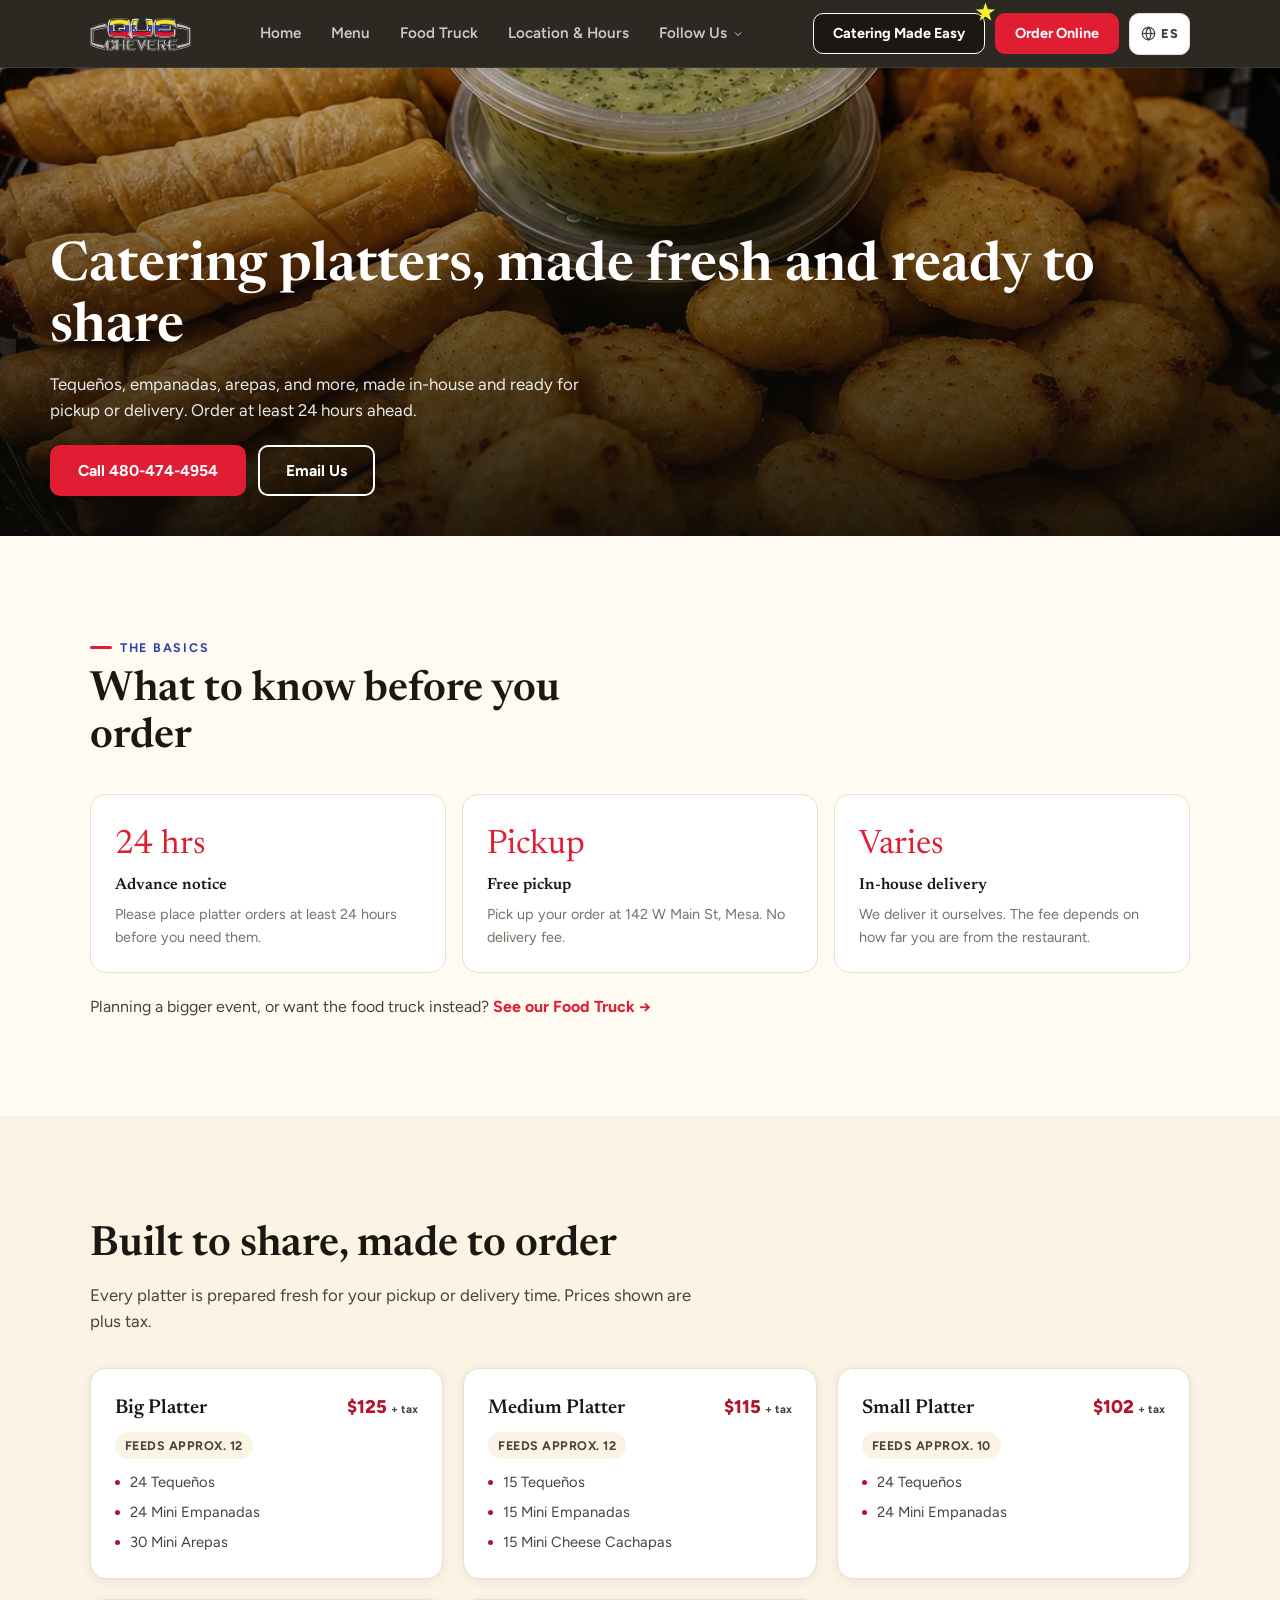
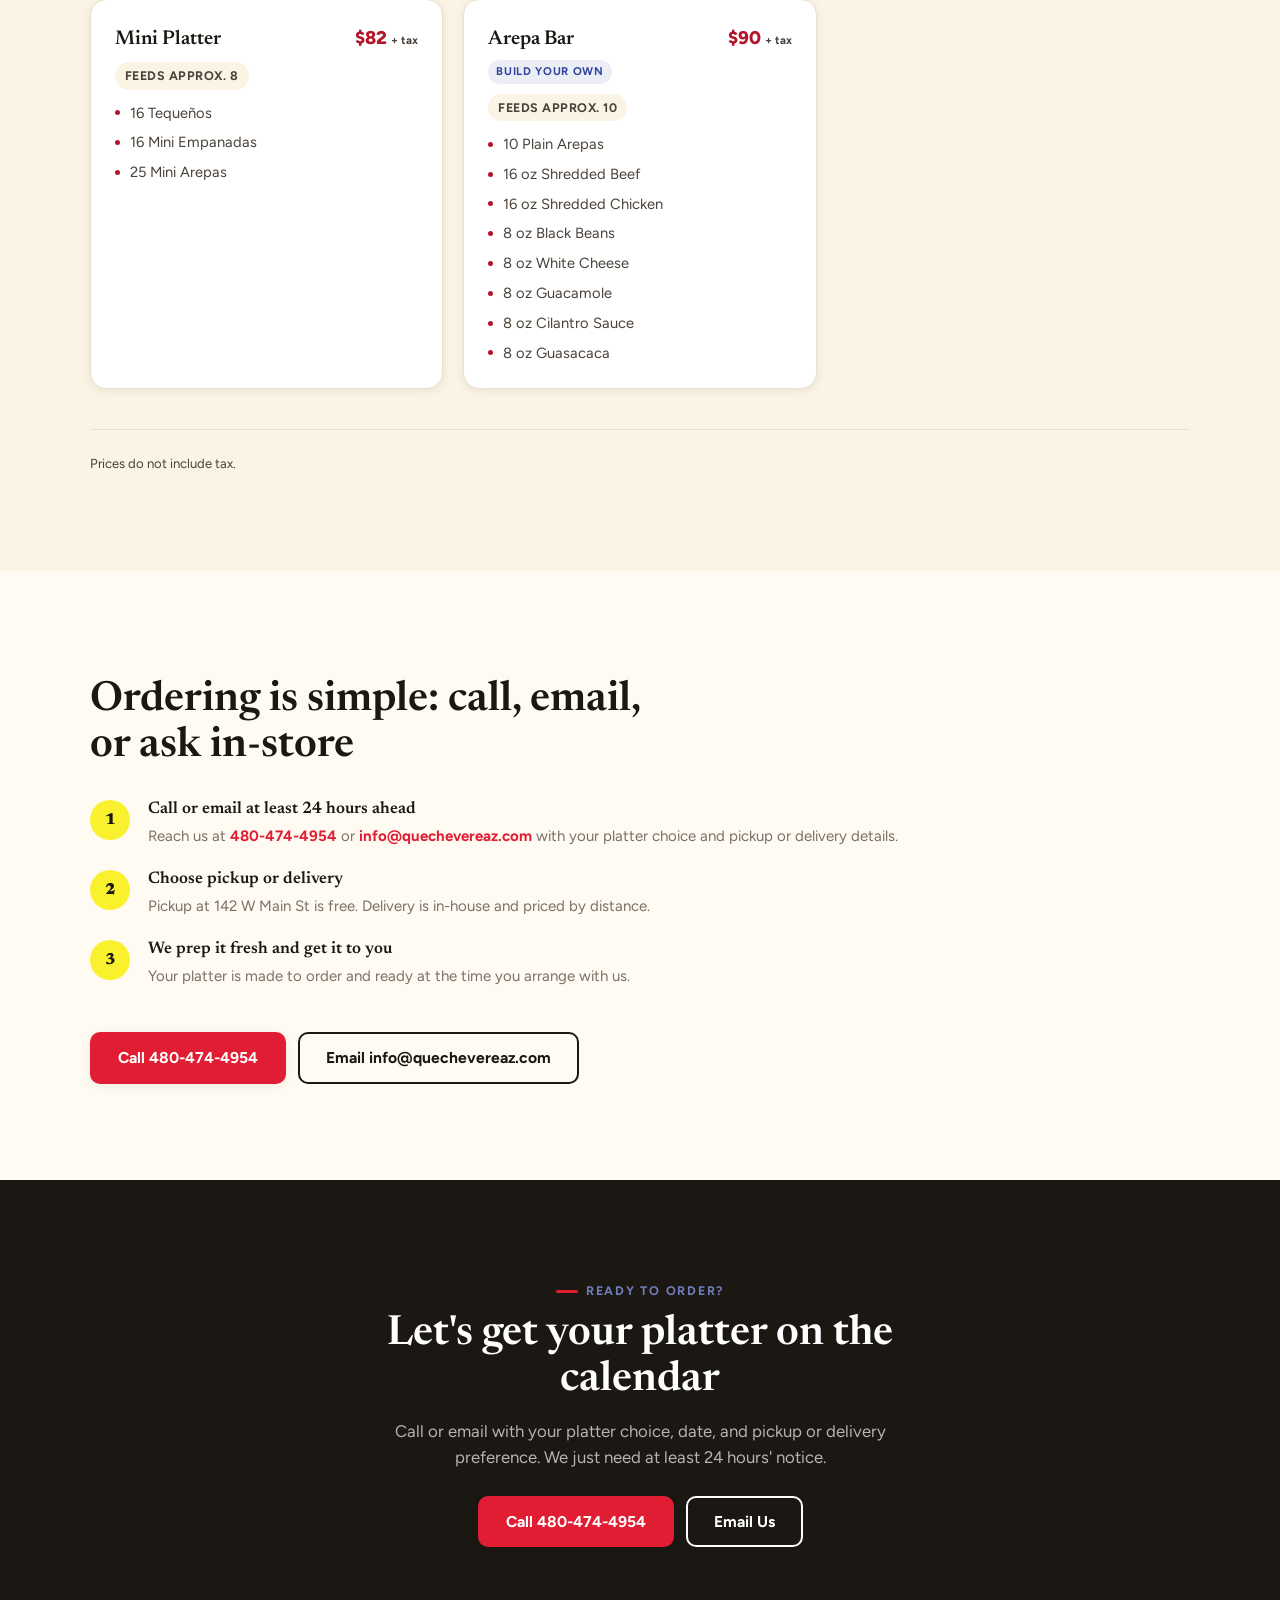
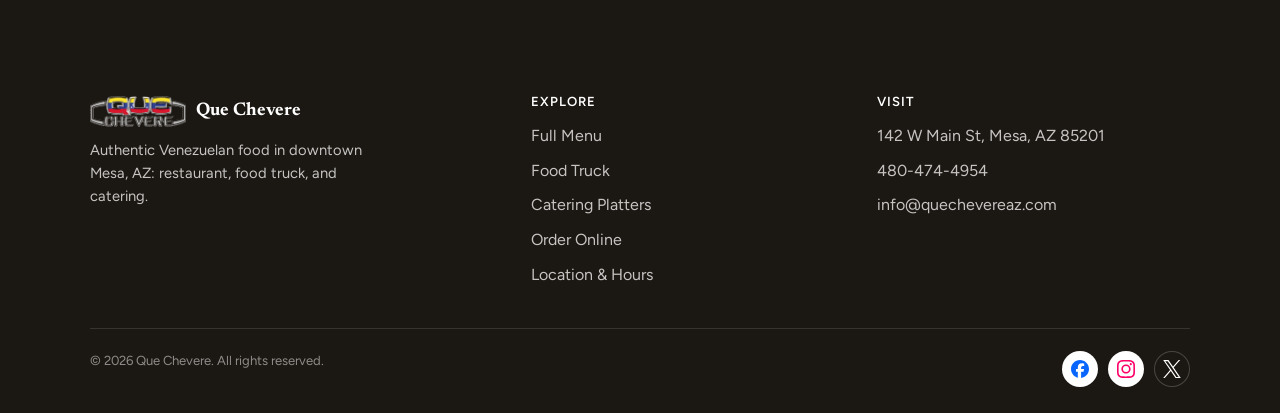
<file: platters.html>
<!DOCTYPE html>
<html lang="en">
<head>
<meta charset="UTF-8">
<meta name="viewport" content="width=device-width, initial-scale=1">
<title data-i18n="platters.meta_title">Catering Platters: Que Chevere, Mesa AZ</title>
<meta name="description" content="Order Que Chevere catering platters for pickup or in-house delivery: tequeños, empanadas, arepas, and a build-your-own arepa bar. 24 hours' notice, please." data-i18n-content="platters.meta_desc">
<link rel="canonical" href="https://quechevereaz.com/platters.html">
<meta property="og:title" content="Catering Platters: Que Chevere, Mesa AZ" data-i18n-content="platters.meta_title">
<meta property="og:description" content="Order Que Chevere catering platters for pickup or in-house delivery: tequeños, empanadas, arepas, and a build-your-own arepa bar. 24 hours' notice, please." data-i18n-content="platters.meta_desc">
<meta property="og:type" content="website">
<meta property="og:url" content="https://quechevereaz.com/platters.html">
<meta property="og:image" content="https://quechevereaz.com/assets/images-optimized/pasapalos-sampler-1122w.webp">
<meta name="twitter:card" content="summary_large_image">
<meta name="twitter:title" content="Catering Platters: Que Chevere, Mesa AZ" data-i18n-content="platters.meta_title">
<meta name="twitter:description" content="Order Que Chevere catering platters for pickup or in-house delivery: tequeños, empanadas, arepas, and a build-your-own arepa bar. 24 hours' notice, please." data-i18n-content="platters.meta_desc">
<meta name="twitter:image" content="https://quechevereaz.com/assets/images-optimized/pasapalos-sampler-1122w.webp">
<meta name="theme-color" content="#31459E">
<link rel="icon" href="assets/images-optimized/logo-400w.webp" type="image/webp">
<link rel="apple-touch-icon" href="assets/images-optimized/logo-400w.webp">
<link rel="stylesheet" href="assets/css/style.css">
<script type="application/ld+json">
{ "@context": "https://schema.org", "@type": "Restaurant", "@id": "https://quechevereaz.com/#restaurant", "name": "Que Chevere", "url": "https://quechevereaz.com/" }
</script>
</head>
<body class="has-mobile-bar">
<a class="skip-link" href="#main">Skip to content</a>

<header class="site-header">
  <div class="container">
    <a href="index.html" class="brand">
      <img src="assets/images-optimized/logo-400w.webp" alt="Que Chevere logo">
    </a>
    <nav class="main-nav" aria-label="Primary">
      <a href="index.html" data-i18n="nav.home">Home</a>
      <a href="menu.html" data-i18n="nav.menu">Menu</a>
      <a href="catering.html" data-i18n="nav.catering">Food Truck</a>
      <a href="index.html#location" data-i18n="nav.location">Location &amp; Hours</a>
      <div class="nav-dropdown">
        <button class="nav-dropdown__btn" type="button" aria-expanded="false" data-dropdown-toggle>
          <span data-i18n="nav.follow">Follow Us</span>
          <svg viewBox="0 0 24 24" fill="none" stroke="currentColor" stroke-width="2" aria-hidden="true"><polyline points="6 9 12 15 18 9"/></svg>
        </button>
        <div class="nav-dropdown__panel" data-dropdown-panel>
          <a href="https://www.facebook.com/quechevereaz/" target="_blank" rel="noopener"><svg viewBox="0 0 24 24" fill="#0866FF" aria-hidden="true"><path d="M9.101 23.691v-7.98H6.627v-3.667h2.474v-1.58c0-4.085 1.848-5.978 5.858-5.978.401 0 .955.042 1.468.103a8.68 8.68 0 0 1 1.141.195v3.325a8.623 8.623 0 0 0-.653-.036 26.805 26.805 0 0 0-.733-.009c-.707 0-1.259.096-1.675.309a1.686 1.686 0 0 0-.679.622c-.258.42-.374.995-.374 1.752v1.297h3.919l-.386 2.103-.287 1.564h-3.246v8.245C19.396 23.238 24 18.179 24 12.044c0-6.627-5.373-12-12-12s-12 5.373-12 12c0 5.628 3.874 10.35 9.101 11.647Z"/></svg>Facebook</a>
          <a href="https://www.instagram.com/quechevereaz" target="_blank" rel="noopener"><svg viewBox="0 0 24 24" fill="#FF0069" aria-hidden="true"><path d="M7.0301.084c-1.2768.0602-2.1487.264-2.911.5634-.7888.3075-1.4575.72-2.1228 1.3877-.6652.6677-1.075 1.3368-1.3802 2.127-.2954.7638-.4956 1.6365-.552 2.914-.0564 1.2775-.0689 1.6882-.0626 4.947.0062 3.2586.0206 3.6671.0825 4.9473.061 1.2765.264 2.1482.5635 2.9107.308.7889.72 1.4573 1.388 2.1228.6679.6655 1.3365 1.0743 2.1285 1.38.7632.295 1.6361.4961 2.9134.552 1.2773.056 1.6884.069 4.9462.0627 3.2578-.0062 3.6675-.0207 4.9478-.0814 1.28-.0607 2.1468-.2652 2.9107-.5633.7889-.3086 1.4578-.72 2.1228-1.388.665-.668 1.0745-1.3378 1.3795-2.1284.2957-.7632.4966-1.636.552-2.9124.056-1.2809.0692-1.6898.063-4.948-.0063-3.2583-.021-3.6668-.0817-4.9465-.0607-1.2797-.264-2.1487-.5633-2.9117-.3084-.7889-.72-1.4568-1.3876-2.1228C21.3053.9328 20.6362.5231 19.8442.218c-.7636-.2951-1.6361-.4966-2.9134-.552C15.653-.3906 15.242-.4032 11.9838-.397c-3.2583.0063-3.6662.0207-4.9537.0814m.1416 21.6748c-1.1706-.0511-1.8063-.246-2.2295-.4094-.5605-.216-.96-.4762-1.3807-.895-.4208-.4188-.6817-.8181-.899-1.378-.1644-.4231-.3607-1.0588-.4138-2.2294-.0575-1.2655-.0703-1.6398-.0776-4.8341-.0073-3.1943.0044-3.5685.0587-4.834.05-1.1698.2465-1.8063.4099-2.2294.216-.5613.4755-.96.895-1.3805.4194-.4205.8181-.6816 1.3783-.899.4224-.1652 1.0581-.3607 2.2286-.4138 1.2655-.0576 1.6399-.0703 4.8341-.0776 3.1942-.0073 3.5686.0044 4.8349.0587 1.1706.0511 1.8063.246 2.2294.4099.5606.216.9601.4755 1.3806.895.4205.4195.6817.818.899 1.3783.1653.4225.3608 1.0581.4138 2.2287.0576 1.2655.0704 1.6399.0776 4.8341.0073 3.1943-.0044 3.5686-.0587 4.834-.0511 1.1706-.246 1.8063-.4093 2.2295-.216.5613-.4762.9601-.895 1.3807-.419.4207-.8182.6816-1.3784.899-.4224.1653-1.058.3608-2.228.4138-1.2656.0576-1.6399.0703-4.8342.0776-3.1943.0073-3.5686-.0043-4.834-.0587M16.953 5.5866A1.44 1.44 0 1 0 18.39 4.144a1.44 1.44 0 0 0-1.437 1.4426M5.8385 12.012c.0069 3.4022 2.7729 6.1552 6.1747 6.1483 3.4018-.0069 6.157-2.7737 6.1502-6.1759-.0069-3.4022-2.7737-6.1553-6.1759-6.1484-3.4018.0069-6.155 2.7729-6.148 6.176m2.164-.0044A3.9998 3.9998 0 1 1 12.0044 16a4.0002 4.0002 0 0 1-4.0019-3.9924"/></svg>Instagram</a>
          <a href="https://x.com/quechevereaz" target="_blank" rel="noopener"><svg viewBox="0 0 24 24" fill="#1B1712" aria-hidden="true"><path d="M14.234 10.162 22.977 0h-2.072l-7.591 8.824L7.251 0H.258l9.168 13.343L.258 24H2.33l8.016-9.318L16.749 24h6.993zm-2.837 3.299-.929-1.329L3.076 1.56h3.182l5.965 8.532.929 1.329 7.754 11.09h-3.182z"/></svg>X</a>
        </div>
      </div>
    </nav>
    <div class="header-actions">
      <span class="btn-featured-wrap">
        <a href="platters.html" class="btn btn-sm btn-catering" data-i18n="header.catering">Catering Made Easy</a>
        <span class="btn-featured-star" aria-hidden="true"></span>
      </span>
      <a href="https://my-site-109978-105530.square.site/" target="_blank" rel="noopener" class="btn btn-primary btn-sm btn-order" data-i18n="header.order">Order Online</a>
      <button class="lang-toggle" type="button" data-lang-toggle aria-label="Switch to Spanish">
        <svg viewBox="0 0 24 24" fill="none" stroke="currentColor" stroke-width="2" aria-hidden="true"><circle cx="12" cy="12" r="10"/><path d="M2 12h20"/><path d="M12 2a15.3 15.3 0 0 1 4 10 15.3 15.3 0 0 1-4 10 15.3 15.3 0 0 1-4-10 15.3 15.3 0 0 1 4-10z"/></svg>
        <span data-lang-label>ES</span>
      </button>
      <button class="nav-toggle" aria-label="Open menu" aria-expanded="false" aria-controls="mobile-nav" data-i18n-aria-label="navtoggle.aria_open">
        <svg viewBox="0 0 24 24" fill="none" stroke="currentColor" stroke-width="2" aria-hidden="true"><path d="M4 7h16M4 12h16M4 17h16"/></svg>
      </button>
    </div>
  </div>
</header>
<nav class="mobile-nav" aria-label="Mobile" id="mobile-nav">
  <a href="index.html" data-i18n="nav.home">Home</a>
  <a href="menu.html" data-i18n="nav.menu">Menu</a>
  <a href="catering.html" data-i18n="nav.catering">Food Truck</a>
  <a href="index.html#location" data-i18n="nav.location">Location &amp; Hours</a>
  <div class="nav-dropdown">
    <button class="nav-dropdown__btn" type="button" aria-expanded="false" data-dropdown-toggle>
      <span data-i18n="nav.follow">Follow Us</span>
      <svg viewBox="0 0 24 24" fill="none" stroke="currentColor" stroke-width="2" aria-hidden="true"><polyline points="6 9 12 15 18 9"/></svg>
    </button>
    <div class="nav-dropdown__panel" data-dropdown-panel>
      <a href="https://www.facebook.com/quechevereaz/" target="_blank" rel="noopener"><svg viewBox="0 0 24 24" fill="#0866FF" aria-hidden="true"><path d="M9.101 23.691v-7.98H6.627v-3.667h2.474v-1.58c0-4.085 1.848-5.978 5.858-5.978.401 0 .955.042 1.468.103a8.68 8.68 0 0 1 1.141.195v3.325a8.623 8.623 0 0 0-.653-.036 26.805 26.805 0 0 0-.733-.009c-.707 0-1.259.096-1.675.309a1.686 1.686 0 0 0-.679.622c-.258.42-.374.995-.374 1.752v1.297h3.919l-.386 2.103-.287 1.564h-3.246v8.245C19.396 23.238 24 18.179 24 12.044c0-6.627-5.373-12-12-12s-12 5.373-12 12c0 5.628 3.874 10.35 9.101 11.647Z"/></svg>Facebook</a>
      <a href="https://www.instagram.com/quechevereaz" target="_blank" rel="noopener"><svg viewBox="0 0 24 24" fill="#FF0069" aria-hidden="true"><path d="M7.0301.084c-1.2768.0602-2.1487.264-2.911.5634-.7888.3075-1.4575.72-2.1228 1.3877-.6652.6677-1.075 1.3368-1.3802 2.127-.2954.7638-.4956 1.6365-.552 2.914-.0564 1.2775-.0689 1.6882-.0626 4.947.0062 3.2586.0206 3.6671.0825 4.9473.061 1.2765.264 2.1482.5635 2.9107.308.7889.72 1.4573 1.388 2.1228.6679.6655 1.3365 1.0743 2.1285 1.38.7632.295 1.6361.4961 2.9134.552 1.2773.056 1.6884.069 4.9462.0627 3.2578-.0062 3.6675-.0207 4.9478-.0814 1.28-.0607 2.1468-.2652 2.9107-.5633.7889-.3086 1.4578-.72 2.1228-1.388.665-.668 1.0745-1.3378 1.3795-2.1284.2957-.7632.4966-1.636.552-2.9124.056-1.2809.0692-1.6898.063-4.948-.0063-3.2583-.021-3.6668-.0817-4.9465-.0607-1.2797-.264-2.1487-.5633-2.9117-.3084-.7889-.72-1.4568-1.3876-2.1228C21.3053.9328 20.6362.5231 19.8442.218c-.7636-.2951-1.6361-.4966-2.9134-.552C15.653-.3906 15.242-.4032 11.9838-.397c-3.2583.0063-3.6662.0207-4.9537.0814m.1416 21.6748c-1.1706-.0511-1.8063-.246-2.2295-.4094-.5605-.216-.96-.4762-1.3807-.895-.4208-.4188-.6817-.8181-.899-1.378-.1644-.4231-.3607-1.0588-.4138-2.2294-.0575-1.2655-.0703-1.6398-.0776-4.8341-.0073-3.1943.0044-3.5685.0587-4.834.05-1.1698.2465-1.8063.4099-2.2294.216-.5613.4755-.96.895-1.3805.4194-.4205.8181-.6816 1.3783-.899.4224-.1652 1.0581-.3607 2.2286-.4138 1.2655-.0576 1.6399-.0703 4.8341-.0776 3.1942-.0073 3.5686.0044 4.8349.0587 1.1706.0511 1.8063.246 2.2294.4099.5606.216.9601.4755 1.3806.895.4205.4195.6817.818.899 1.3783.1653.4225.3608 1.0581.4138 2.2287.0576 1.2655.0704 1.6399.0776 4.8341.0073 3.1943-.0044 3.5686-.0587 4.834-.0511 1.1706-.246 1.8063-.4093 2.2295-.216.5613-.4762.9601-.895 1.3807-.419.4207-.8182.6816-1.3784.899-.4224.1653-1.058.3608-2.228.4138-1.2656.0576-1.6399.0703-4.8342.0776-3.1943.0073-3.5686-.0043-4.834-.0587M16.953 5.5866A1.44 1.44 0 1 0 18.39 4.144a1.44 1.44 0 0 0-1.437 1.4426M5.8385 12.012c.0069 3.4022 2.7729 6.1552 6.1747 6.1483 3.4018-.0069 6.157-2.7737 6.1502-6.1759-.0069-3.4022-2.7737-6.1553-6.1759-6.1484-3.4018.0069-6.155 2.7729-6.148 6.176m2.164-.0044A3.9998 3.9998 0 1 1 12.0044 16a4.0002 4.0002 0 0 1-4.0019-3.9924"/></svg>Instagram</a>
      <a href="https://x.com/quechevereaz" target="_blank" rel="noopener"><svg viewBox="0 0 24 24" fill="#1B1712" aria-hidden="true"><path d="M14.234 10.162 22.977 0h-2.072l-7.591 8.824L7.251 0H.258l9.168 13.343L.258 24H2.33l8.016-9.318L16.749 24h6.993zm-2.837 3.299-.929-1.329L3.076 1.56h3.182l5.965 8.532.929 1.329 7.754 11.09h-3.182z"/></svg>X</a>
    </div>
  </div>
  <button class="lang-row" type="button" data-lang-toggle aria-label="Switch to Spanish">
    <span data-lang-label-full>Español</span>
    <svg viewBox="0 0 24 24" fill="none" stroke="currentColor" stroke-width="2" aria-hidden="true"><circle cx="12" cy="12" r="10"/><path d="M2 12h20"/><path d="M12 2a15.3 15.3 0 0 1 4 10 15.3 15.3 0 0 1-4 10 15.3 15.3 0 0 1-4-10 15.3 15.3 0 0 1 4-10z"/></svg>
  </button>
  <div class="cta-row">
    <a href="https://my-site-109978-105530.square.site/" target="_blank" rel="noopener" class="btn btn-primary" data-i18n="header.order">Order Online</a>
    <a href="platters.html" class="btn btn-catering" data-i18n="header.catering">Catering Made Easy</a>
  </div>
</nav>

<div class="page-hero">
  <img src="assets/images-optimized/pasapalos-sampler-1122w.webp"
       srcset="assets/images-optimized/pasapalos-sampler-400w.webp 400w, assets/images-optimized/pasapalos-sampler-800w.webp 800w, assets/images-optimized/pasapalos-sampler-1122w.webp 1122w"
       sizes="100vw" alt="Tequeños, mini empanadas, and mini arepas ready for a Que Chevere catering platter" fetchpriority="high" decoding="async">
  <div class="container page-hero-content">
    <h1 data-i18n="platters.hero_h1">Catering platters, made fresh and ready to share</h1>
    <p data-i18n="platters.hero_p">Tequeños, empanadas, arepas, and more, made in-house and ready for pickup or delivery. Order at least 24 hours ahead.</p>
    <div class="cta-row" style="margin-top:22px;">
      <a href="tel:+14804744954" class="btn btn-primary" data-i18n="mobile.call">Call 480-474-4954</a>
      <a href="mailto:info@quechevereaz.com" class="btn btn-outline" data-i18n="platters.email_us_btn">Email Us</a>
    </div>
  </div>
</div>

<main id="main">
  <section>
    <div class="container">
      <span class="eyebrow" data-i18n="platters.basics_eyebrow">The Basics</span>
      <h2 class="section-heading" data-i18n="platters.basics_h">What to know before you order</h2>
      <div class="catering-fact-grid">
        <div class="catering-fact-card">
          <div class="num" data-i18n="platters.fact1_num">24 hrs</div>
          <h3 data-i18n="platters.fact1_h">Advance notice</h3>
          <p data-i18n="platters.fact1_p">Please place platter orders at least 24 hours before you need them.</p>
        </div>
        <div class="catering-fact-card">
          <div class="num" data-i18n="platters.fact2_num">Pickup</div>
          <h3 data-i18n="platters.fact2_h">Free pickup</h3>
          <p data-i18n="platters.fact2_p">Pick up your order at 142 W Main St, Mesa. No delivery fee.</p>
        </div>
        <div class="catering-fact-card">
          <div class="num" data-i18n="platters.fact3_num">Varies</div>
          <h3 data-i18n="platters.fact3_h">In-house delivery</h3>
          <p data-i18n="platters.fact3_p">We deliver it ourselves. The fee depends on how far you are from the restaurant.</p>
        </div>
      </div>
      <p style="margin-top:22px; color:var(--ink-soft);" data-i18n-html="platters.crosslink_html">Planning a bigger event, or want the food truck instead? <a href="catering.html" style="color:var(--red); font-weight:700;">See our Food Truck →</a></p>
    </div>
  </section>

  <section class="band-paper-dim">
    <div class="container">
      <h2 class="section-heading" data-i18n="platters.menu_h">Built to share, made to order</h2>
      <p class="section-lede" data-i18n="platters.menu_p">Every platter is prepared fresh for your pickup or delivery time. Prices shown are plus tax.</p>

      <div class="platter-grid">
        <article class="platter-card">
          <div class="platter-card__top">
            <h3 class="platter-card__name">Big Platter</h3>
            <span class="platter-card__price">$125 <small>+ tax</small></span>
          </div>
          <span class="platter-card__feeds" data-i18n="platters.big_feeds">Feeds approx. 12</span>
          <ul class="platter-card__items">
            <li data-i18n="platters.big_item1">24 Tequeños</li>
            <li data-i18n="platters.big_item2">24 Mini Empanadas</li>
            <li data-i18n="platters.big_item3">30 Mini Arepas</li>
          </ul>
        </article>

        <article class="platter-card">
          <div class="platter-card__top">
            <h3 class="platter-card__name">Medium Platter</h3>
            <span class="platter-card__price">$115 <small>+ tax</small></span>
          </div>
          <span class="platter-card__feeds" data-i18n="platters.medium_feeds">Feeds approx. 12</span>
          <ul class="platter-card__items">
            <li data-i18n="platters.medium_item1">15 Tequeños</li>
            <li data-i18n="platters.medium_item2">15 Mini Empanadas</li>
            <li data-i18n="platters.medium_item3">15 Mini Cheese Cachapas</li>
          </ul>
        </article>

        <article class="platter-card">
          <div class="platter-card__top">
            <h3 class="platter-card__name">Small Platter</h3>
            <span class="platter-card__price">$102 <small>+ tax</small></span>
          </div>
          <span class="platter-card__feeds" data-i18n="platters.small_feeds">Feeds approx. 10</span>
          <ul class="platter-card__items">
            <li data-i18n="platters.small_item1">24 Tequeños</li>
            <li data-i18n="platters.small_item2">24 Mini Empanadas</li>
          </ul>
        </article>

        <article class="platter-card">
          <div class="platter-card__top">
            <h3 class="platter-card__name">Mini Platter</h3>
            <span class="platter-card__price">$82 <small>+ tax</small></span>
          </div>
          <span class="platter-card__feeds" data-i18n="platters.mini_feeds">Feeds approx. 8</span>
          <ul class="platter-card__items">
            <li data-i18n="platters.mini_item1">16 Tequeños</li>
            <li data-i18n="platters.mini_item2">16 Mini Empanadas</li>
            <li data-i18n="platters.mini_item3">25 Mini Arepas</li>
          </ul>
        </article>

        <article class="platter-card">
          <div class="platter-card__top">
            <h3 class="platter-card__name">Arepa Bar</h3>
            <span class="platter-card__price">$90 <small>+ tax</small></span>
          </div>
          <span class="platter-card__tag" data-i18n="platters.arepabar_tag">Build Your Own</span>
          <span class="platter-card__feeds" data-i18n="platters.arepabar_feeds">Feeds approx. 10</span>
          <ul class="platter-card__items">
            <li data-i18n="platters.arepabar_item1">10 Plain Arepas</li>
            <li data-i18n="platters.arepabar_item2">16 oz Shredded Beef</li>
            <li data-i18n="platters.arepabar_item3">16 oz Shredded Chicken</li>
            <li data-i18n="platters.arepabar_item4">8 oz Black Beans</li>
            <li data-i18n="platters.arepabar_item5">8 oz White Cheese</li>
            <li data-i18n="platters.arepabar_item6">8 oz Guacamole</li>
            <li data-i18n="platters.arepabar_item7">8 oz Cilantro Sauce</li>
            <li data-i18n="platters.arepabar_item8">8 oz Guasacaca</li>
          </ul>
        </article>
      </div>

      <p class="menu-disclaimer" data-i18n="platters.tax_note">Prices do not include tax.</p>
    </div>
  </section>

  <section>
    <div class="container">
      <h2 class="section-heading" data-i18n="platters.how_h">Ordering is simple: call, email, or ask in-store</h2>
      <div class="steps-list">
        <div class="step">
          <span class="step-num">1</span>
          <div>
            <h3 data-i18n="platters.step1_h">Call or email at least 24 hours ahead</h3>
            <p data-i18n-html="platters.step1_p_html">Reach us at <a href="tel:+14804744954" style="color:var(--red); font-weight:700;">480-474-4954</a> or <a href="mailto:info@quechevereaz.com" style="color:var(--red); font-weight:700;">info@quechevereaz.com</a> with your platter choice and pickup or delivery details.</p>
          </div>
        </div>
        <div class="step">
          <span class="step-num">2</span>
          <div>
            <h3 data-i18n="platters.step2_h">Choose pickup or delivery</h3>
            <p data-i18n="platters.step2_p">Pickup at 142 W Main St is free. Delivery is in-house and priced by distance.</p>
          </div>
        </div>
        <div class="step">
          <span class="step-num">3</span>
          <div>
            <h3 data-i18n="platters.step3_h">We prep it fresh and get it to you</h3>
            <p data-i18n="platters.step3_p">Your platter is made to order and ready at the time you arrange with us.</p>
          </div>
        </div>
      </div>
      <div class="cta-row mt-lg">
        <a href="tel:+14804744954" class="btn btn-primary" data-i18n="mobile.call">Call 480-474-4954</a>
        <a href="mailto:info@quechevereaz.com" class="btn btn-outline-dark" data-i18n="catering.email_btn">Email info@quechevereaz.com</a>
      </div>
    </div>
  </section>

  <section class="band-dark">
    <div class="container text-center" style="max-width:640px;">
      <span class="eyebrow" style="justify-content:center;" data-i18n="platters.talk_eyebrow">Ready to Order?</span>
      <h2 class="section-heading mx-auto" style="max-width:none;" data-i18n="platters.talk_h">Let's get your platter on the calendar</h2>
      <p class="section-lede muted mx-auto" style="max-width:48ch;" data-i18n="platters.talk_p">Call or email with your platter choice, date, and pickup or delivery preference. We just need at least 24 hours' notice.</p>
      <div class="cta-row" style="justify-content:center; margin-top:26px;">
        <a href="tel:+14804744954" class="btn btn-primary" data-i18n="mobile.call">Call 480-474-4954</a>
        <a href="mailto:info@quechevereaz.com" class="btn btn-outline" data-i18n="platters.email_us_btn">Email Us</a>
      </div>
    </div>
  </section>
</main>

<footer class="site-footer">
  <div class="container">
    <div class="footer-grid">
      <div>
        <div class="footer-brand">
          <img src="assets/images-optimized/logo-400w.webp" alt="Que Chevere logo">
          <span>Que Chevere</span>
        </div>
        <p data-i18n="footer.tagline">Authentic Venezuelan food in downtown Mesa, AZ: restaurant, food truck, and catering.</p>
      </div>
      <div>
        <h3 data-i18n="footer.explore">Explore</h3>
        <ul>
          <li><a href="menu.html" data-i18n="footer.full_menu">Full Menu</a></li>
          <li><a href="catering.html" data-i18n="nav.catering">Food Truck</a></li>
          <li><a href="platters.html" data-i18n="footer.catering_platters">Catering Platters</a></li>
          <li><a href="https://my-site-109978-105530.square.site/" target="_blank" rel="noopener" data-i18n="header.order">Order Online</a></li>
          <li><a href="index.html#location" data-i18n="nav.location">Location &amp; Hours</a></li>
        </ul>
      </div>
      <div>
        <h3 data-i18n="footer.visit">Visit</h3>
        <ul>
          <li>142 W Main St, Mesa, AZ 85201</li>
          <li><a href="tel:+14804744954">480-474-4954</a></li>
          <li><a href="mailto:info@quechevereaz.com">info@quechevereaz.com</a></li>
        </ul>
      </div>
    </div>
    <div class="footer-bottom">
      <span>© <span id="year"></span> Que Chevere. <span data-i18n="footer.rights">All rights reserved.</span></span>
      <div class="footer-socials">
        <a href="https://www.facebook.com/quechevereaz/" target="_blank" rel="noopener" aria-label="Facebook"><svg viewBox="0 0 24 24" fill="#0866FF" aria-hidden="true"><path d="M9.101 23.691v-7.98H6.627v-3.667h2.474v-1.58c0-4.085 1.848-5.978 5.858-5.978.401 0 .955.042 1.468.103a8.68 8.68 0 0 1 1.141.195v3.325a8.623 8.623 0 0 0-.653-.036 26.805 26.805 0 0 0-.733-.009c-.707 0-1.259.096-1.675.309a1.686 1.686 0 0 0-.679.622c-.258.42-.374.995-.374 1.752v1.297h3.919l-.386 2.103-.287 1.564h-3.246v8.245C19.396 23.238 24 18.179 24 12.044c0-6.627-5.373-12-12-12s-12 5.373-12 12c0 5.628 3.874 10.35 9.101 11.647Z"/></svg></a>
        <a href="https://www.instagram.com/quechevereaz" target="_blank" rel="noopener" aria-label="Instagram"><svg viewBox="0 0 24 24" fill="#FF0069" aria-hidden="true"><path d="M7.0301.084c-1.2768.0602-2.1487.264-2.911.5634-.7888.3075-1.4575.72-2.1228 1.3877-.6652.6677-1.075 1.3368-1.3802 2.127-.2954.7638-.4956 1.6365-.552 2.914-.0564 1.2775-.0689 1.6882-.0626 4.947.0062 3.2586.0206 3.6671.0825 4.9473.061 1.2765.264 2.1482.5635 2.9107.308.7889.72 1.4573 1.388 2.1228.6679.6655 1.3365 1.0743 2.1285 1.38.7632.295 1.6361.4961 2.9134.552 1.2773.056 1.6884.069 4.9462.0627 3.2578-.0062 3.668-.0207 4.9478-.0814 1.28-.0607 2.147-.2652 2.9098-.5633.7889-.3086 1.4578-.72 2.1228-1.3881.665-.6682 1.0745-1.3378 1.3795-2.1284.2957-.7632.4966-1.636.552-2.9124.056-1.2809.0692-1.6898.063-4.948-.0063-3.2583-.021-3.6668-.0817-4.9465-.0607-1.2797-.264-2.1487-.5633-2.9117-.3084-.7889-.72-1.4568-1.3876-2.1228C21.2982 1.33 20.628.9208 19.8378.6165 19.074.321 18.2017.1197 16.9244.0645 15.6471.0093 15.236-.005 11.977.0014 8.718.0076 8.31.0215 7.0301.0839m.1402 21.6932c-1.17-.0509-1.8053-.2453-2.2287-.408-.5606-.216-.96-.4771-1.3819-.895-.422-.4178-.6811-.8186-.9-1.378-.1644-.4234-.3624-1.058-.4171-2.228-.0595-1.2645-.072-1.6442-.079-4.848-.007-3.2037.0053-3.583.0607-4.848.05-1.169.2456-1.805.408-2.2282.216-.5613.4762-.96.895-1.3816.4188-.4217.8184-.6814 1.3783-.9003.423-.1651 1.0575-.3614 2.227-.4171 1.2655-.06 1.6447-.072 4.848-.079 3.2033-.007 3.5835.005 4.8495.0608 1.169.0508 1.8053.2445 2.228.408.5608.216.96.4754 1.3816.895.4217.4194.6816.8176.9005 1.3787.1653.4217.3617 1.056.4169 2.2263.0602 1.2655.0739 1.645.0796 4.848.0058 3.203-.0055 3.5834-.061 4.848-.051 1.17-.245 1.8055-.408 2.2294-.216.5604-.4763.96-.8954 1.3814-.419.4215-.8181.6811-1.3783.9-.4224.1649-1.0577.3617-2.2262.4174-1.2656.0595-1.6448.072-4.8493.079-3.2045.007-3.5825-.006-4.848-.0608M16.953 5.5864A1.44 1.44 0 1 0 18.39 4.144a1.44 1.44 0 0 0-1.437 1.4424M5.8385 12.012c.0067 3.4032 2.7706 6.1557 6.173 6.1493 3.4026-.0065 6.157-2.7701 6.1506-6.1733-.0065-3.4032-2.771-6.1565-6.174-6.1498-3.403.0067-6.156 2.771-6.1496 6.1738M8 12.0077a4 4 0 1 1 4.008 3.9921A3.9996 3.9996 0 0 1 8 12.0077"/></svg></a>
        <a href="https://x.com/quechevereaz" target="_blank" rel="noopener" aria-label="X" class="is-x"><svg viewBox="0 0 24 24" fill="#FFFFFF" aria-hidden="true"><path d="M14.234 10.162 22.977 0h-2.072l-7.591 8.824L7.251 0H.258l9.168 13.343L.258 24H2.33l8.016-9.318L16.749 24h6.993zm-2.837 3.299-.929-1.329L3.076 1.56h3.182l5.965 8.532.929 1.329 7.754 11.09h-3.182z"/></svg></a>
      </div>
    </div>
  </div>
</footer>

<div class="mobile-action-bar">
  <a href="tel:+14804744954"><svg viewBox="0 0 24 24" fill="none" stroke="currentColor" stroke-width="2" aria-hidden="true"><path d="M22 16.92v3a2 2 0 0 1-2.18 2 19.79 19.79 0 0 1-8.63-3.07 19.5 19.5 0 0 1-6-6 19.79 19.79 0 0 1-3.07-8.67A2 2 0 0 1 4.11 2h3a2 2 0 0 1 2 1.72c.127.96.362 1.903.7 2.81a2 2 0 0 1-.45 2.11L8.09 9.91a16 16 0 0 0 6 6l1.27-1.27a2 2 0 0 1 2.11-.45c.907.338 1.85.573 2.81.7A2 2 0 0 1 22 16.92z"/></svg> <span data-i18n="mab.call">Call</span></a>
  <a href="mailto:info@quechevereaz.com" class="is-primary"><svg viewBox="0 0 24 24" fill="none" stroke="currentColor" stroke-width="2" aria-hidden="true"><path d="M22 6l-10 7L2 6"/><rect x="2" y="4" width="20" height="16" rx="2"/></svg> <span data-i18n="platters.email_us_btn">Email Us</span></a>
</div>

<script>document.getElementById("year").textContent = new Date().getFullYear();</script>
<script src="assets/js/translations.js"></script>
<script src="assets/js/main.js"></script>
</body>
</html>
</file>
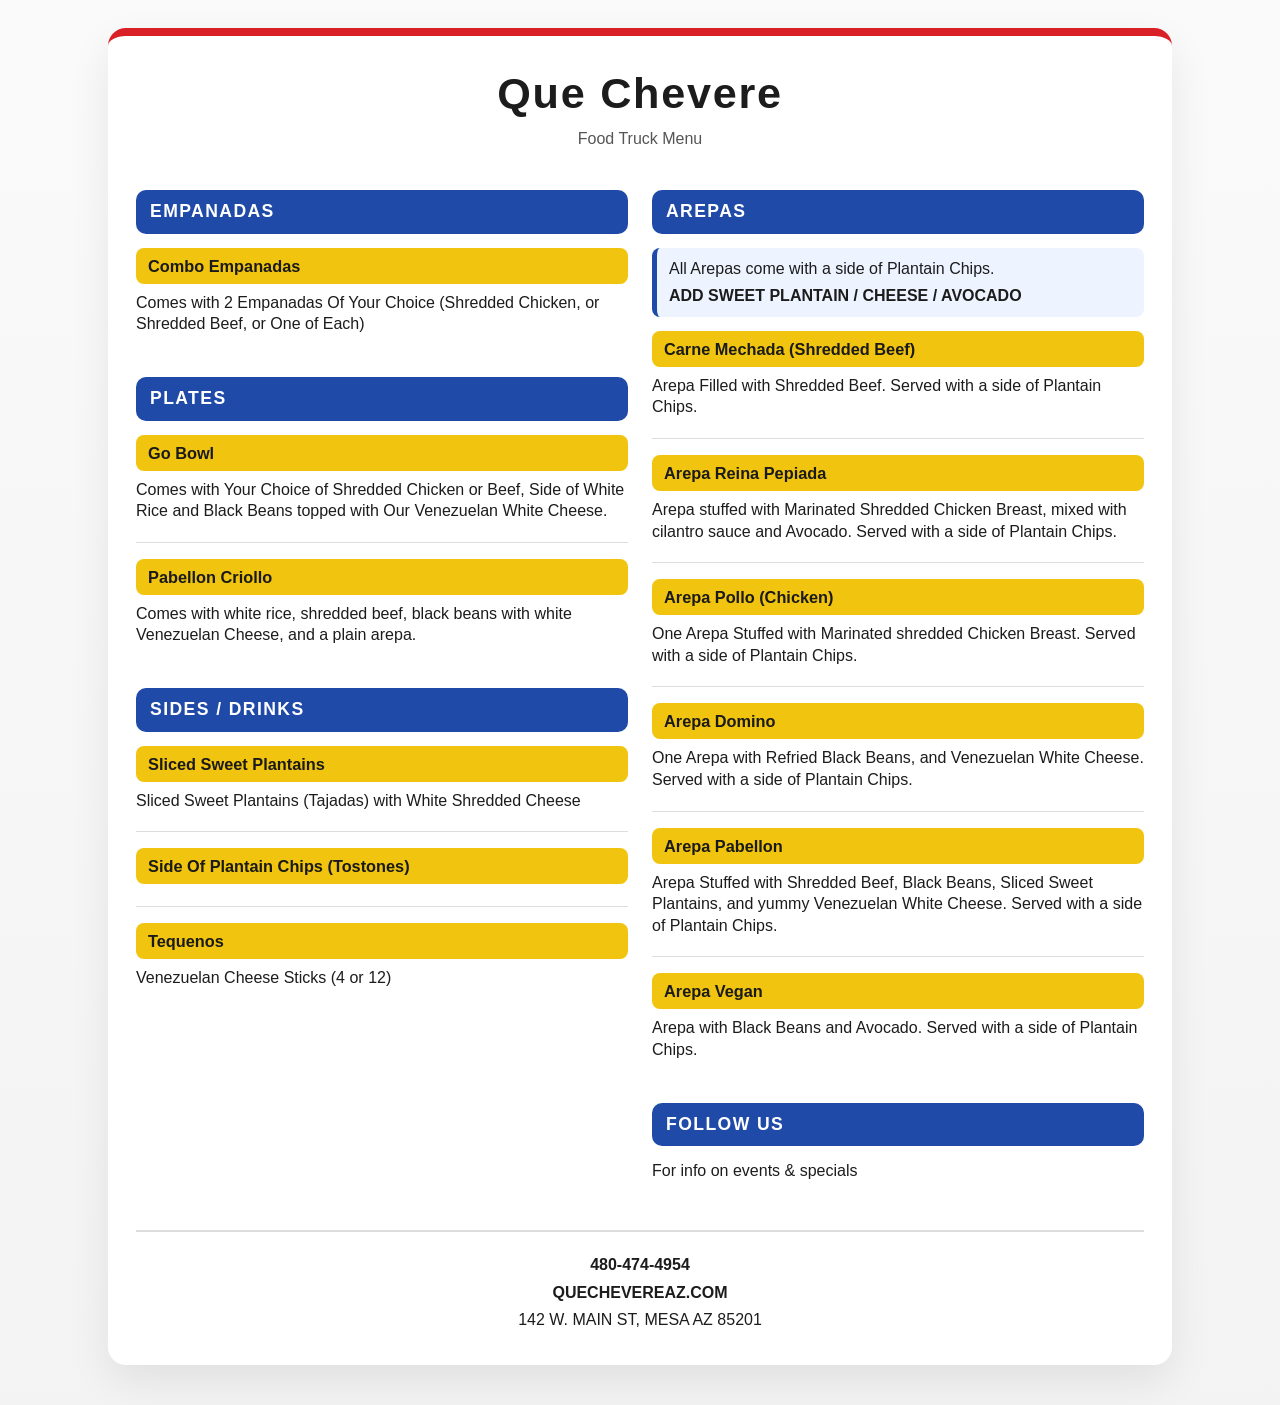
<file: assets/images/Food Truck Menu.html>
<!DOCTYPE html>

<html lang="en"><head><meta charset="utf-8"/><meta content="width=device-width, initial-scale=1" name="viewport"/><title>Que Chevere Food Truck Menu - Text Only</title><style>
:root {
  --qc-blue: #1f4aa8;
  --qc-yellow: #f1c40f;
  --qc-red: #d92027;
  --ink: #1c1c1c;
  --muted: #555;
  --paper: #ffffff;
  --line: #dddddd;
}
* { box-sizing: border-box; }
body {
  margin: 0;
  font-family: Arial, Helvetica, sans-serif;
  color: var(--ink);
  background: linear-gradient(180deg, #fafafa 0%, #f3f3f3 100%);
  line-height: 1.35;
}
.page {
  max-width: 1100px;
  margin: 0 auto;
  padding: 28px 18px 40px;
}
.menu-card {
  background: var(--paper);
  border-radius: 18px;
  box-shadow: 0 16px 40px rgba(0,0,0,.08);
  padding: 28px;
  border-top: 8px solid var(--qc-red);
}
.brand {
  text-align: center;
  margin-bottom: 18px;
}
.brand h1 {
  margin: 0;
  font-size: clamp(1.8rem, 4vw, 2.7rem);
  letter-spacing: .04em;
}
.brand .subtitle {
  margin-top: 6px;
  font-size: 1rem;
  color: var(--muted);
}
.meta {
  text-align: center;
  color: var(--muted);
  margin-bottom: 18px;
  font-size: .95rem;
}
.grid-2 {
  display: grid;
  grid-template-columns: repeat(2, minmax(0, 1fr));
  gap: 24px;
}
.section {
  margin: 22px 0;
}
.section-title {
  display: flex;
  align-items: center;
  width: 100%;
  margin: 0 0 14px;
  background: var(--qc-blue);
  color: #fff;
  padding: 10px 14px;
  border-radius: 10px;
  text-transform: uppercase;
  letter-spacing: .08em;
  font-size: 1.1rem;
}
.note-box {
  background: #eef4ff;
  border-left: 5px solid var(--qc-blue);
  padding: 10px 12px;
  border-radius: 8px;
  margin: 0 0 14px;
}
.menu-item {
  margin-bottom: 16px;
  padding-bottom: 14px;
  border-bottom: 1px solid var(--line);
}
.menu-item:last-child { border-bottom: none; }
.dish-title {
  display: grid;
  grid-template-columns: minmax(0, 1fr) max-content;
  align-items: center;
  gap: 16px;
  width: 100%;
  background: var(--qc-yellow);
  color: #1a1a1a;
  font-weight: 700;
  padding: 7px 12px;
  border-radius: 8px;
  margin: 0 0 8px;
  font-size: 1.02rem;
}
.dish-name {
  grid-column: 1;
  min-width: 0;
}
.dish-title.no-price {
  display: block;
}
.dish-title.no-price .dish-name {
  display: block;
}
.price {
  grid-column: 2;
  color: #111;
  white-space: nowrap;
  text-align: right;
  font-weight: 700;
}
.desc { margin: 0 0 6px; }
.addon {
  margin: 0;
  color: #333;
  font-size: .95rem;
  font-weight: 600;
}
.footer {
  margin-top: 26px;
  padding-top: 16px;
  border-top: 2px solid var(--line);
  text-align: center;
}
.footer p { margin: 6px 0; }
.disclaimer {
  margin-top: 16px;
  font-size: .9rem;
  color: #444;
}
@media (max-width: 820px) {
  .grid-2 { grid-template-columns: 1fr; }
  .menu-card { padding: 20px; }
}
@media (max-width: 560px) {
  .dish-title {
    grid-template-columns: minmax(0, 1fr) max-content;
  }
  .price {
    grid-column: 2;
  }
}
@media print {
  body { background: #fff; }
  .page { padding: 0; }
  .menu-card { box-shadow: none; border-top-width: 6px; }
}
</style></head>
<body><main class="page"><article class="menu-card">
<div class="brand"><h1>Que Chevere</h1><div class="subtitle">Food Truck Menu</div></div>
<div class="grid-2"><div><section class="section"><h2 class="section-title">Empanadas</h2><div class="menu-item"><div class="dish-title no-price"><span class="dish-name">Combo Empanadas</span></div><p class="desc">Comes with 2 Empanadas Of Your Choice (Shredded Chicken, or Shredded Beef, or One of Each)</p></div></section><section class="section"><h2 class="section-title">Plates</h2><div class="menu-item"><div class="dish-title no-price"><span class="dish-name">Go Bowl</span></div><p class="desc">Comes with Your Choice of Shredded Chicken or Beef, Side of White Rice and Black Beans topped with Our Venezuelan White Cheese.</p></div><div class="menu-item"><div class="dish-title no-price"><span class="dish-name">Pabellon Criollo</span></div><p class="desc">Comes with white rice, shredded beef, black beans with white Venezuelan Cheese, and a plain arepa.</p></div></section><section class="section"><h2 class="section-title">Sides / Drinks</h2><div class="menu-item"><div class="dish-title no-price"><span class="dish-name">Sliced Sweet Plantains</span></div><p class="desc">Sliced Sweet Plantains (Tajadas) with White Shredded Cheese</p></div><div class="menu-item"><div class="dish-title no-price"><span class="dish-name">Side Of Plantain Chips (Tostones)</span></div></div><div class="menu-item"><div class="dish-title no-price"><span class="dish-name">Tequenos</span></div><p class="desc">Venezuelan Cheese Sticks (4 or 12)</p></div></section></div><div><section class="section"><h2 class="section-title">Arepas</h2><div class="note-box"><p class="desc" style="margin:0;">All Arepas come with a side of Plantain Chips.</p><p class="desc" style="margin:6px 0 0;font-weight:700;">ADD SWEET PLANTAIN / CHEESE / AVOCADO</p></div><div class="menu-item"><div class="dish-title no-price"><span class="dish-name">Carne Mechada (Shredded Beef)</span></div><p class="desc">Arepa Filled with Shredded Beef. Served with a side of Plantain Chips.</p></div><div class="menu-item"><div class="dish-title no-price"><span class="dish-name">Arepa Reina Pepiada</span></div><p class="desc">Arepa stuffed with Marinated Shredded Chicken Breast, mixed with cilantro sauce and Avocado. Served with a side of Plantain Chips.</p></div><div class="menu-item"><div class="dish-title no-price"><span class="dish-name">Arepa Pollo (Chicken)</span></div><p class="desc">One Arepa Stuffed with Marinated shredded Chicken Breast. Served with a side of Plantain Chips.</p></div><div class="menu-item"><div class="dish-title no-price"><span class="dish-name">Arepa Domino</span></div><p class="desc">One Arepa with Refried Black Beans, and Venezuelan White Cheese. Served with a side of Plantain Chips.</p></div><div class="menu-item"><div class="dish-title no-price"><span class="dish-name">Arepa Pabellon</span></div><p class="desc">Arepa Stuffed with Shredded Beef, Black Beans, Sliced Sweet Plantains, and yummy Venezuelan White Cheese. Served with a side of Plantain Chips.</p></div><div class="menu-item"><div class="dish-title no-price"><span class="dish-name">Arepa Vegan</span></div><p class="desc">Arepa with Black Beans and Avocado. Served with a side of Plantain Chips.</p></div></section><section class="section"><h2 class="section-title">Follow Us</h2><p class="desc">For info on events &amp; specials</p></section></div></div>
<div class="footer"><p><strong>480-474-4954</strong></p><p><strong>QUECHEVEREAZ.COM</strong></p><p>142 W. MAIN ST, MESA AZ 85201</p></div>
</article></main></body></html>
</file>
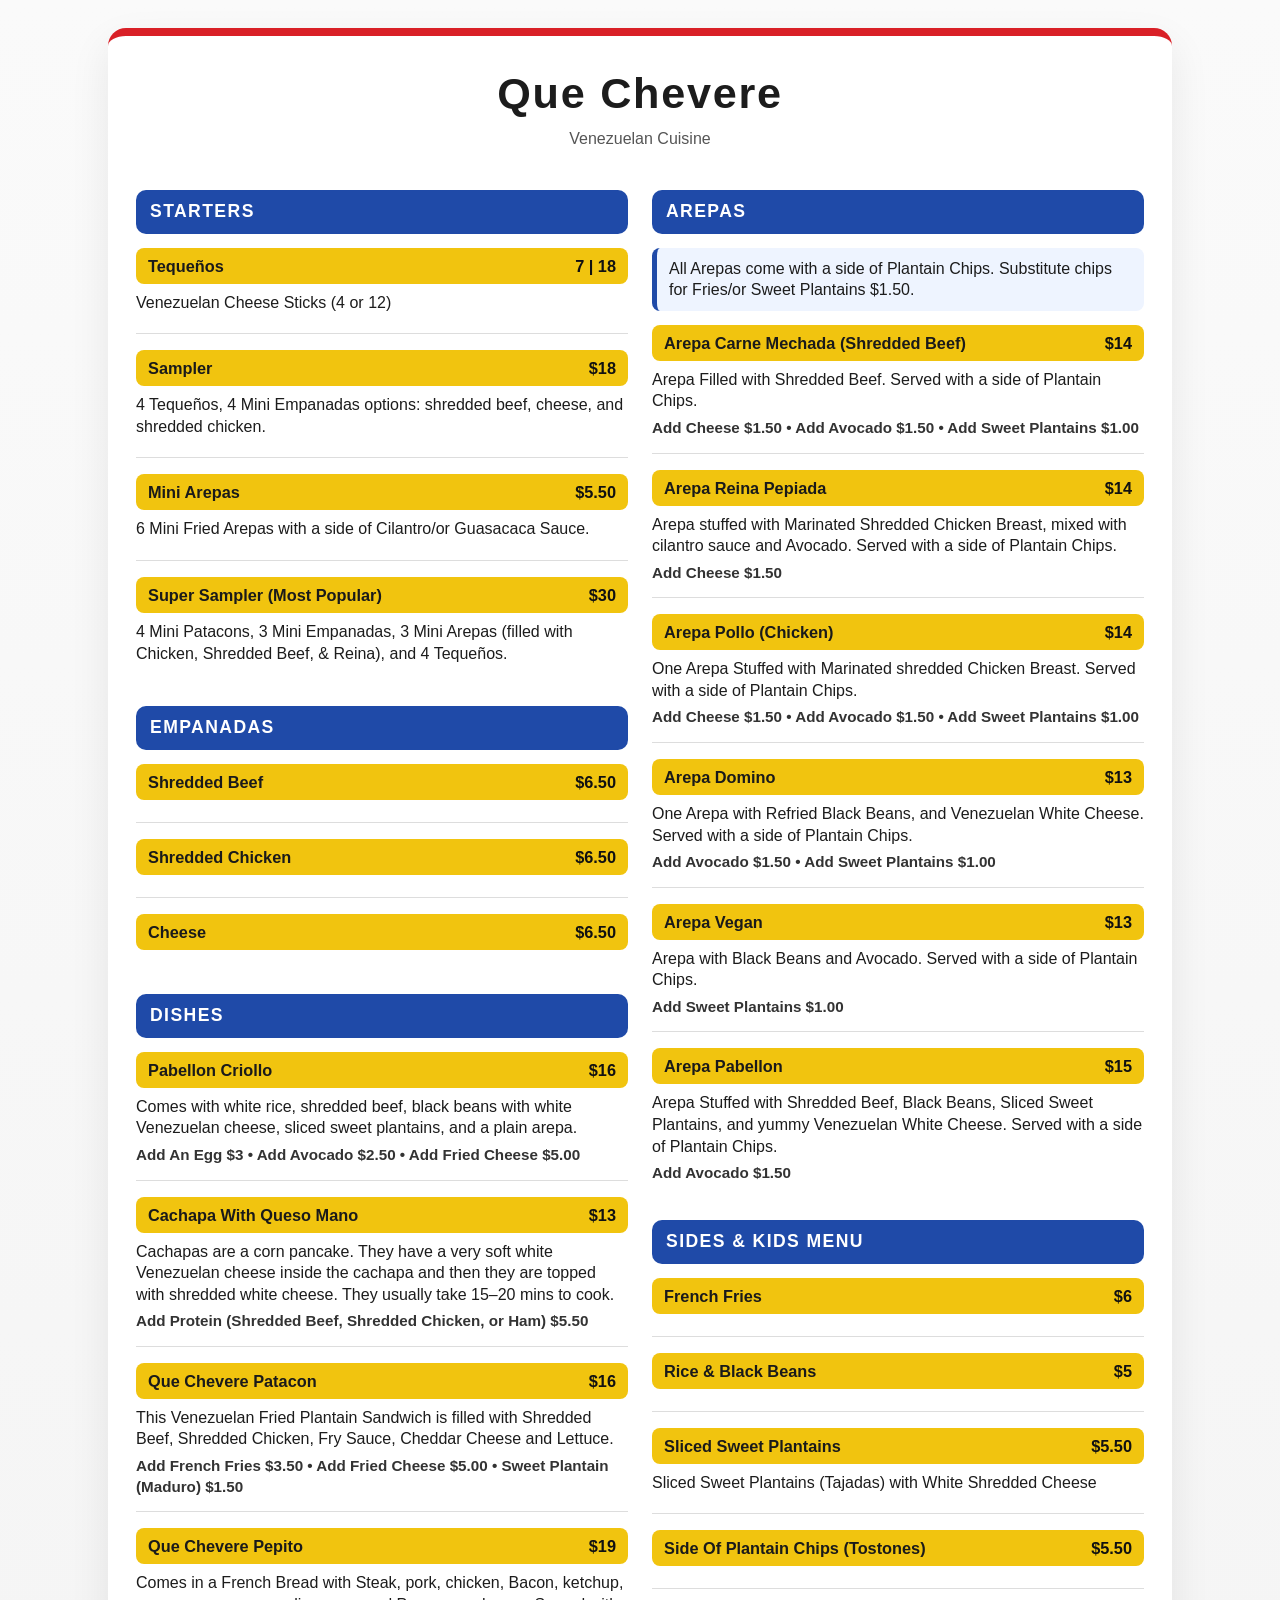
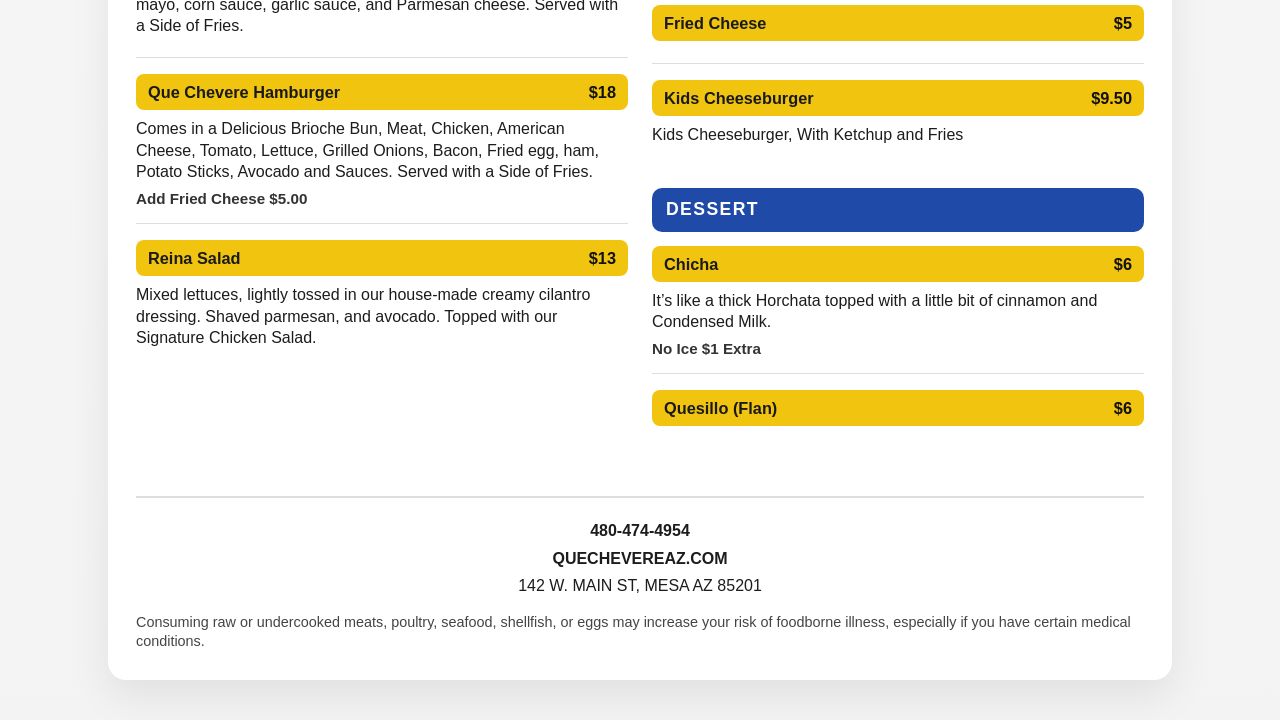
<file: assets/images/Restaurant Menu.html>
<!DOCTYPE html>

<html lang="en"><head><meta charset="utf-8"/><meta content="width=device-width, initial-scale=1" name="viewport"/><title>Que Chevere Restaurant Menu - Text Only</title><style>
:root {
  --qc-blue: #1f4aa8;
  --qc-yellow: #f1c40f;
  --qc-red: #d92027;
  --ink: #1c1c1c;
  --muted: #555;
  --paper: #ffffff;
  --line: #dddddd;
}
* { box-sizing: border-box; }
body {
  margin: 0;
  font-family: Arial, Helvetica, sans-serif;
  color: var(--ink);
  background: linear-gradient(180deg, #fafafa 0%, #f3f3f3 100%);
  line-height: 1.35;
}
.page {
  max-width: 1100px;
  margin: 0 auto;
  padding: 28px 18px 40px;
}
.menu-card {
  background: var(--paper);
  border-radius: 18px;
  box-shadow: 0 16px 40px rgba(0,0,0,.08);
  padding: 28px;
  border-top: 8px solid var(--qc-red);
}
.brand {
  text-align: center;
  margin-bottom: 18px;
}
.brand h1 {
  margin: 0;
  font-size: clamp(1.8rem, 4vw, 2.7rem);
  letter-spacing: .04em;
}
.brand .subtitle {
  margin-top: 6px;
  font-size: 1rem;
  color: var(--muted);
}
.meta {
  text-align: center;
  color: var(--muted);
  margin-bottom: 18px;
  font-size: .95rem;
}
.grid-2 {
  display: grid;
  grid-template-columns: repeat(2, minmax(0, 1fr));
  gap: 24px;
}
.section {
  margin: 22px 0;
}
.section-title {
  display: flex;
  align-items: center;
  width: 100%;
  margin: 0 0 14px;
  background: var(--qc-blue);
  color: #fff;
  padding: 10px 14px;
  border-radius: 10px;
  text-transform: uppercase;
  letter-spacing: .08em;
  font-size: 1.1rem;
}
.note-box {
  background: #eef4ff;
  border-left: 5px solid var(--qc-blue);
  padding: 10px 12px;
  border-radius: 8px;
  margin: 0 0 14px;
}
.menu-item {
  margin-bottom: 16px;
  padding-bottom: 14px;
  border-bottom: 1px solid var(--line);
}
.menu-item:last-child { border-bottom: none; }
.dish-title {
  display: grid;
  grid-template-columns: minmax(0, 1fr) max-content;
  align-items: center;
  gap: 16px;
  width: 100%;
  background: var(--qc-yellow);
  color: #1a1a1a;
  font-weight: 700;
  padding: 7px 12px;
  border-radius: 8px;
  margin: 0 0 8px;
  font-size: 1.02rem;
}
.dish-name {
  grid-column: 1;
  min-width: 0;
}
.dish-title.no-price {
  display: block;
}
.dish-title.no-price .dish-name {
  display: block;
}
.price {
  grid-column: 2;
  color: #111;
  white-space: nowrap;
  text-align: right;
  font-weight: 700;
}
.desc { margin: 0 0 6px; }
.addon {
  margin: 0;
  color: #333;
  font-size: .95rem;
  font-weight: 600;
}
.footer {
  margin-top: 26px;
  padding-top: 16px;
  border-top: 2px solid var(--line);
  text-align: center;
}
.footer p { margin: 6px 0; }
.disclaimer {
  margin-top: 16px;
  font-size: .9rem;
  color: #444;
}
@media (max-width: 820px) {
  .grid-2 { grid-template-columns: 1fr; }
  .menu-card { padding: 20px; }
}
@media (max-width: 560px) {
  .dish-title {
    grid-template-columns: minmax(0, 1fr) max-content;
  }
  .price {
    grid-column: 2;
  }
}
@media print {
  body { background: #fff; }
  .page { padding: 0; }
  .menu-card { box-shadow: none; border-top-width: 6px; }
}
</style></head>
<body><main class="page"><article class="menu-card">
<div class="brand"><h1>Que Chevere</h1><div class="subtitle">Venezuelan Cuisine</div></div>
<div class="grid-2"><div><section class="section"><h2 class="section-title">Starters</h2><div class="menu-item"><div class="dish-title"><span class="dish-name">Tequeños</span><span class="price">7 | 18</span></div><p class="desc">Venezuelan Cheese Sticks (4 or 12)</p></div><div class="menu-item"><div class="dish-title"><span class="dish-name">Sampler</span><span class="price">$18</span></div><p class="desc">4 Tequeños, 4 Mini Empanadas options: shredded beef, cheese, and shredded chicken.</p></div><div class="menu-item"><div class="dish-title"><span class="dish-name">Mini Arepas</span><span class="price">$5.50</span></div><p class="desc">6 Mini Fried Arepas with a side of Cilantro/or Guasacaca Sauce.</p></div><div class="menu-item"><div class="dish-title"><span class="dish-name">Super Sampler (Most Popular)</span><span class="price">$30</span></div><p class="desc">4 Mini Patacons, 3 Mini Empanadas, 3 Mini Arepas (filled with Chicken, Shredded Beef, &amp; Reina), and 4 Tequeños.</p></div></section><section class="section"><h2 class="section-title">Empanadas</h2><div class="menu-item"><div class="dish-title"><span class="dish-name">Shredded Beef</span><span class="price">$6.50</span></div></div><div class="menu-item"><div class="dish-title"><span class="dish-name">Shredded Chicken</span><span class="price">$6.50</span></div></div><div class="menu-item"><div class="dish-title"><span class="dish-name">Cheese</span><span class="price">$6.50</span></div></div></section><section class="section"><h2 class="section-title">Dishes</h2><div class="menu-item"><div class="dish-title"><span class="dish-name">Pabellon Criollo</span><span class="price">$16</span></div><p class="desc">Comes with white rice, shredded beef, black beans with white Venezuelan cheese, sliced sweet plantains, and a plain arepa.</p><p class="addon">Add An Egg $3 • Add Avocado $2.50 • Add Fried Cheese $5.00</p></div><div class="menu-item"><div class="dish-title"><span class="dish-name">Cachapa With Queso Mano</span><span class="price">$13</span></div><p class="desc">Cachapas are a corn pancake. They have a very soft white Venezuelan cheese inside the cachapa and then they are topped with shredded white cheese. They usually take 15–20 mins to cook.</p><p class="addon">Add Protein (Shredded Beef, Shredded Chicken, or Ham) $5.50</p></div><div class="menu-item"><div class="dish-title"><span class="dish-name">Que Chevere Patacon</span><span class="price">$16</span></div><p class="desc">This Venezuelan Fried Plantain Sandwich is filled with Shredded Beef, Shredded Chicken, Fry Sauce, Cheddar Cheese and Lettuce.</p><p class="addon">Add French Fries $3.50 • Add Fried Cheese $5.00 • Sweet Plantain (Maduro) $1.50</p></div><div class="menu-item"><div class="dish-title"><span class="dish-name">Que Chevere Pepito</span><span class="price">$19</span></div><p class="desc">Comes in a French Bread with Steak, pork, chicken, Bacon, ketchup, mayo, corn sauce, garlic sauce, and Parmesan cheese. Served with a Side of Fries.</p></div><div class="menu-item"><div class="dish-title"><span class="dish-name">Que Chevere Hamburger</span><span class="price">$18</span></div><p class="desc">Comes in a Delicious Brioche Bun, Meat, Chicken, American Cheese, Tomato, Lettuce, Grilled Onions, Bacon, Fried egg, ham, Potato Sticks, Avocado and Sauces. Served with a Side of Fries.</p><p class="addon">Add Fried Cheese $5.00</p></div><div class="menu-item"><div class="dish-title"><span class="dish-name">Reina Salad</span><span class="price">$13</span></div><p class="desc">Mixed lettuces, lightly tossed in our house-made creamy cilantro dressing. Shaved parmesan, and avocado. Topped with our Signature Chicken Salad.</p></div></section></div><div><section class="section"><h2 class="section-title">Arepas</h2><div class="note-box"><p class="desc" style="margin:0;">All Arepas come with a side of Plantain Chips. Substitute chips for Fries/or Sweet Plantains $1.50.</p></div><div class="menu-item"><div class="dish-title"><span class="dish-name">Arepa Carne Mechada (Shredded Beef)</span><span class="price">$14</span></div><p class="desc">Arepa Filled with Shredded Beef. Served with a side of Plantain Chips.</p><p class="addon">Add Cheese $1.50 • Add Avocado $1.50 • Add Sweet Plantains $1.00</p></div><div class="menu-item"><div class="dish-title"><span class="dish-name">Arepa Reina Pepiada</span><span class="price">$14</span></div><p class="desc">Arepa stuffed with Marinated Shredded Chicken Breast, mixed with cilantro sauce and Avocado. Served with a side of Plantain Chips.</p><p class="addon">Add Cheese $1.50</p></div><div class="menu-item"><div class="dish-title"><span class="dish-name">Arepa Pollo (Chicken)</span><span class="price">$14</span></div><p class="desc">One Arepa Stuffed with Marinated shredded Chicken Breast. Served with a side of Plantain Chips.</p><p class="addon">Add Cheese $1.50 • Add Avocado $1.50 • Add Sweet Plantains $1.00</p></div><div class="menu-item"><div class="dish-title"><span class="dish-name">Arepa Domino</span><span class="price">$13</span></div><p class="desc">One Arepa with Refried Black Beans, and Venezuelan White Cheese. Served with a side of Plantain Chips.</p><p class="addon">Add Avocado $1.50 • Add Sweet Plantains $1.00</p></div><div class="menu-item"><div class="dish-title"><span class="dish-name">Arepa Vegan</span><span class="price">$13</span></div><p class="desc">Arepa with Black Beans and Avocado. Served with a side of Plantain Chips.</p><p class="addon">Add Sweet Plantains $1.00</p></div><div class="menu-item"><div class="dish-title"><span class="dish-name">Arepa Pabellon</span><span class="price">$15</span></div><p class="desc">Arepa Stuffed with Shredded Beef, Black Beans, Sliced Sweet Plantains, and yummy Venezuelan White Cheese. Served with a side of Plantain Chips.</p><p class="addon">Add Avocado $1.50</p></div></section><section class="section"><h2 class="section-title">Sides &amp; Kids Menu</h2><div class="menu-item"><div class="dish-title"><span class="dish-name">French Fries</span><span class="price">$6</span></div></div><div class="menu-item"><div class="dish-title"><span class="dish-name">Rice &amp; Black Beans</span><span class="price">$5</span></div></div><div class="menu-item"><div class="dish-title"><span class="dish-name">Sliced Sweet Plantains</span><span class="price">$5.50</span></div><p class="desc">Sliced Sweet Plantains (Tajadas) with White Shredded Cheese</p></div><div class="menu-item"><div class="dish-title"><span class="dish-name">Side Of Plantain Chips (Tostones)</span><span class="price">$5.50</span></div></div><div class="menu-item"><div class="dish-title"><span class="dish-name">Fried Cheese</span><span class="price">$5</span></div></div><div class="menu-item"><div class="dish-title"><span class="dish-name">Kids Cheeseburger</span><span class="price">$9.50</span></div><p class="desc">Kids Cheeseburger, With Ketchup and Fries</p></div></section><section class="section"><h2 class="section-title">Dessert</h2><div class="menu-item"><div class="dish-title"><span class="dish-name">Chicha</span><span class="price">$6</span></div><p class="desc">It’s like a thick Horchata topped with a little bit of cinnamon and Condensed Milk.</p><p class="addon">No Ice $1 Extra</p></div><div class="menu-item"><div class="dish-title"><span class="dish-name">Quesillo (Flan)</span><span class="price">$6</span></div></div></section></div></div>
<div class="footer"><p><strong>480-474-4954</strong></p><p><strong>QUECHEVEREAZ.COM</strong></p><p>142 W. MAIN ST, MESA AZ 85201</p></div>
<div class="disclaimer">Consuming raw or undercooked meats, poultry, seafood, shellfish, or eggs may increase your risk of foodborne illness, especially if you have certain medical conditions.</div>
</article></main></body></html>
</file>
<file: assets/css/style.css>
/* ==========================================================================
   Que Chevere — shared design system
   Mobile-first: base rules target small screens, min-width queries scale up.
   ========================================================================== */

@import url("https://fonts.googleapis.com/css2?family=Newsreader:ital,opsz,wght@0,6..72,400..700;1,6..72,400..600&family=Figtree:wght@400..800&display=swap");

:root {
  --yellow: #FAF12E;
  --blue: #31459E;
  --blue-dark: #232E76;
  --blue-light: #6F7DBB;
  --red: #E01D33;
  --red-dark: #B4142A;

  --ink: #1B1712;
  --ink-soft: #4A423A;
  --muted: #7A7167;
  --paper: #FFFBF3;
  --paper-dim: #FBF3E3;
  --line: #E8E0CE;
  --white: #FFFFFF;

  --font-display: "Newsreader", Georgia, serif;
  --font-body: "Figtree", -apple-system, BlinkMacSystemFont, "Segoe UI", sans-serif;

  --radius-sm: 10px;
  --radius-md: 16px;
  --radius-lg: 26px;

  --shadow-sm: 0 2px 10px rgba(27, 23, 18, 0.08);
  --shadow-md: 0 12px 32px rgba(27, 23, 18, 0.14);
  --shadow-lg: 0 24px 60px rgba(27, 23, 18, 0.22);

  --container: 1180px;
  --header-h: 68px;
}

/* ---------- Reset ---------- */
* , *::before, *::after { box-sizing: border-box; }
html { -webkit-text-size-adjust: 100%; scroll-behavior: smooth; }

@media (prefers-reduced-motion: reduce) {
  *, *::before, *::after {
    animation-duration: 0.01ms !important;
    animation-iteration-count: 1 !important;
    transition-duration: 0.01ms !important;
  }
  html { scroll-behavior: auto; }
}
body {
  margin: 0;
  background: var(--paper);
  color: var(--ink);
  font-family: var(--font-body);
  font-size: 16px;
  line-height: 1.55;
  -webkit-font-smoothing: antialiased;
}
img { max-width: 100%; display: block; }
a { color: inherit; text-decoration: none; }
ul { margin: 0; padding: 0; list-style: none; }
button { font: inherit; cursor: pointer; }
h1, h2, h3, h4 { margin: 0; font-family: var(--font-display); font-weight: 600; line-height: 1.12; }
p { margin: 0; }
main { display: block; overflow-x: clip; }

/* Skip link */
.skip-link {
  position: absolute;
  left: -999px;
  top: 0;
  background: var(--yellow);
  color: var(--ink);
  padding: 10px 16px;
  z-index: 100;
  font-weight: 700;
  border-radius: 0 0 6px 0;
}
.skip-link:focus { left: 0; }

.sr-only {
  position: absolute;
  width: 1px; height: 1px;
  padding: 0; margin: -1px;
  overflow: hidden;
  clip: rect(0, 0, 0, 0);
  white-space: nowrap;
  border: 0;
}

a:focus-visible, button:focus-visible {
  outline: 2px solid var(--red);
  outline-offset: 2px;
  border-radius: 4px;
}

.container {
  width: 100%;
  max-width: var(--container);
  margin: 0 auto;
  padding: 0 20px;
}
@media (min-width: 900px) { .container { padding: 0 40px; } }

section { padding: 56px 0; }
@media (min-width: 900px) { section { padding: 96px 0; } }

.eyebrow {
  display: inline-flex;
  align-items: center;
  gap: 8px;
  font-size: 0.78rem;
  font-weight: 700;
  letter-spacing: 0.14em;
  text-transform: uppercase;
  color: var(--blue);
}
.eyebrow::before {
  content: "";
  width: 22px;
  height: 3px;
  background: var(--red);
  border-radius: 2px;
}
/* On near-black band-dark sections, --blue fails contrast (~2.1:1) — use a
   lighter tint instead of the light-background default. */
.band-dark .eyebrow { color: var(--blue-light); }

h2.section-heading {
  font-size: clamp(1.7rem, 4.4vw, 2.6rem);
  margin-top: 10px;
  max-width: 22ch;
}
p.section-lede {
  margin-top: 14px;
  max-width: 56ch;
  color: var(--ink-soft);
  font-size: 1.05rem;
}

/* ---------- Buttons ---------- */
.btn {
  display: inline-flex;
  align-items: center;
  justify-content: center;
  gap: 9px;
  padding: 15px 26px;
  border-radius: var(--radius-sm);
  font-weight: 700;
  font-size: 0.98rem;
  border: 2px solid transparent;
  white-space: nowrap;
  transition: transform 0.15s ease, box-shadow 0.15s ease, background 0.15s ease, color .15s ease;
  line-height: 1.1;
}
.btn:active { transform: translateY(1px) scale(0.99); }
.btn-primary { background: var(--red); color: var(--white); box-shadow: var(--shadow-sm); }
.btn-primary:hover { background: var(--red-dark); box-shadow: var(--shadow-md); }
.btn-outline { background: transparent; border-color: currentColor; color: var(--white); }
.btn-outline:hover { background: rgba(255,255,255,0.12); }
.btn-outline-dark { background: transparent; border-color: var(--ink); color: var(--ink); }
.btn-outline-dark:hover { background: var(--ink); color: var(--white); }
.btn-catering { background: var(--ink); color: var(--white); box-shadow: var(--shadow-sm); outline: 1px solid var(--white); outline-offset: -1px; }
.btn-catering:hover { background: var(--ink-soft); box-shadow: var(--shadow-md); }
.btn-sm { padding: 11px 18px; font-size: 0.9rem; }

.btn-featured-wrap { position: relative; }
.btn-featured-wrap .btn-catering { animation: featured-outline-pulse 2.2s ease-in-out infinite; }
.btn-featured-star {
  position: absolute;
  top: -11px;
  right: -11px;
  width: 22px;
  height: 22px;
  background: var(--yellow);
  clip-path: polygon(50.00% 4.00%, 60.58% 35.44%, 93.75% 35.79%, 67.12% 55.56%, 77.04% 87.21%, 50.00% 68.00%, 22.96% 87.21%, 32.88% 55.56%, 6.25% 35.79%, 39.42% 35.44%);
  filter: drop-shadow(0 2px 3px rgba(27, 23, 18, 0.35));
  animation: featured-star-pulse 2.2s ease-in-out infinite;
  pointer-events: none;
}
@keyframes featured-outline-pulse {
  0%, 100% { outline-color: var(--white); }
  50% { outline-color: var(--yellow); }
}
@keyframes featured-star-pulse {
  0%, 100% { transform: scale(1); }
  50% { transform: scale(1.18); }
}
.btn-block { width: 100%; }

.cta-row {
  display: flex;
  flex-wrap: wrap;
  gap: 12px;
}

/* ---------- Header ---------- */
.site-header {
  position: sticky;
  top: 0;
  z-index: 60;
  height: var(--header-h);
  display: flex;
  align-items: center;
  background: rgba(27, 23, 18, 0.92);
  backdrop-filter: saturate(160%) blur(10px);
  border-bottom: 1px solid rgba(255, 255, 255, 0.08);
  box-shadow: 0 4px 14px rgba(0, 0, 0, 0.12);
}
.site-header .container { display: flex; align-items: center; justify-content: space-between; gap: 16px; }
.brand { display: flex; align-items: center; gap: 10px; }
.brand img { height: 34px; width: auto; }

.main-nav { display: none; }
@media (min-width: 900px) {
  .main-nav { display: flex; align-items: center; gap: 30px; }
  .main-nav a {
    font-weight: 600;
    font-size: 0.95rem;
    color: rgba(255, 255, 255, 0.75);
    position: relative;
    padding: 6px 0;
  }
  .main-nav a:hover, .main-nav a.is-active { color: var(--white); }
  .main-nav a.is-active::after {
    content: "";
    position: absolute;
    left: 0; right: 0; bottom: -2px;
    height: 3px;
    background: var(--yellow);
    border-radius: 2px;
  }
}

.nav-dropdown { position: relative; }
.nav-dropdown__btn {
  display: inline-flex;
  align-items: center;
  gap: 5px;
  font-family: inherit;
  font-weight: 600;
  font-size: 0.95rem;
  color: rgba(255, 255, 255, 0.75);
  background: none;
  border: none;
  cursor: pointer;
  padding: 6px 0;
}
.nav-dropdown__btn:hover, .nav-dropdown__btn[aria-expanded="true"] { color: var(--white); }
.nav-dropdown__btn svg { width: 12px; height: 12px; transition: transform 0.2s ease; }
.nav-dropdown__btn[aria-expanded="true"] svg { transform: rotate(180deg); }
.nav-dropdown__panel {
  position: absolute;
  top: calc(100% + 14px);
  left: 50%;
  transform: translateX(-50%) translateY(-6px);
  background: var(--white);
  border-radius: var(--radius-sm);
  box-shadow: var(--shadow-md);
  padding: 8px;
  min-width: 160px;
  display: flex;
  flex-direction: column;
  gap: 2px;
  opacity: 0;
  visibility: hidden;
  transition: opacity 0.15s ease, transform 0.15s ease, visibility 0.15s;
  z-index: 70;
}
.nav-dropdown__panel.is-open { opacity: 1; visibility: visible; transform: translateX(-50%) translateY(0); }
.nav-dropdown__panel a {
  display: flex;
  align-items: center;
  gap: 10px;
  padding: 9px 10px;
  border-radius: 6px;
  font-weight: 600;
  font-size: 0.9rem;
  color: var(--ink);
  text-decoration: none;
}
.nav-dropdown__panel a:hover { background: var(--paper-dim); }
.nav-dropdown__panel svg { width: 18px; height: 18px; flex-shrink: 0; }

.header-actions { display: flex; align-items: center; gap: 10px; }
.header-actions .btn, .header-actions .btn-featured-wrap { display: none; }
@media (min-width: 700px) {
  .header-actions .btn-catering, .header-actions .btn-order, .header-actions .btn-featured-wrap { display: inline-flex; }
}

.nav-toggle {
  display: inline-flex;
  align-items: center;
  justify-content: center;
  width: 42px; height: 42px;
  border-radius: 10px;
  border: 1.5px solid var(--line);
  background: var(--white);
}
.nav-toggle svg { width: 20px; height: 20px; }
@media (min-width: 900px) { .nav-toggle { display: none; } }

/* Language toggle — always visible, every breakpoint (unlike Call/Order,
   which only appear at wider widths); small enough to never need hiding. */
.lang-toggle {
  display: inline-flex;
  align-items: center;
  gap: 5px;
  height: 42px;
  padding: 0 11px;
  border-radius: 10px;
  border: 1.5px solid var(--line);
  background: var(--white);
  color: var(--ink-soft);
  font-weight: 800;
  font-size: 0.8rem;
  letter-spacing: 0.02em;
  flex-shrink: 0;
}
.lang-toggle:hover { color: var(--ink); border-color: var(--ink-soft); }
.lang-toggle svg { width: 15px; height: 15px; flex-shrink: 0; }

.mobile-nav {
  position: fixed;
  inset: var(--header-h) 0 0 0;
  background: var(--paper);
  z-index: 55;
  padding: 24px 20px;
  transform: translateY(-8px);
  opacity: 0;
  visibility: hidden;
  pointer-events: none;
  transition: opacity 0.18s ease, transform 0.18s ease, visibility 0s linear 0.18s;
  overflow-y: auto;
}
.mobile-nav.is-open {
  opacity: 1;
  transform: translateY(0);
  visibility: visible;
  pointer-events: auto;
  transition: opacity 0.18s ease, transform 0.18s ease, visibility 0s linear 0s;
}
.mobile-nav > a, .mobile-nav .lang-row {
  display: flex;
  justify-content: space-between;
  align-items: center;
  width: 100%;
  padding: 18px 4px;
  border: none;
  border-bottom: 1px solid var(--line);
  background: none;
  font-family: var(--font-display);
  font-size: 1.3rem;
  font-weight: 600;
  color: inherit;
  text-align: left;
}
.mobile-nav .lang-row { cursor: pointer; }
.mobile-nav .lang-row svg { width: 20px; height: 20px; color: var(--muted); }
.mobile-nav .cta-row { margin-top: 24px; flex-direction: column; }
.mobile-nav .cta-row .btn { width: 100%; }
.mobile-nav .nav-dropdown__btn {
  display: flex;
  justify-content: space-between;
  align-items: center;
  width: 100%;
  padding: 18px 4px;
  border: none;
  border-bottom: 1px solid var(--line);
  background: none;
  font-family: var(--font-display);
  font-size: 1.3rem;
  font-weight: 600;
  color: inherit;
  text-align: left;
  cursor: pointer;
}
.mobile-nav .nav-dropdown__btn svg { width: 16px; height: 16px; color: var(--muted); }
.mobile-nav .nav-dropdown__panel {
  position: static;
  transform: none;
  opacity: 1;
  visibility: hidden;
  box-shadow: none;
  padding: 0;
  min-width: 0;
  gap: 0;
  max-height: 0;
  overflow: hidden;
  transition: max-height 0.2s ease, visibility 0s linear 0.2s;
}
.mobile-nav .nav-dropdown__panel.is-open {
  visibility: visible;
  max-height: 220px;
  padding: 4px 0 10px;
  transition: max-height 0.2s ease, visibility 0s linear 0s;
}
.mobile-nav .nav-dropdown__panel a { padding: 10px 6px; font-size: 1.05rem; }
@media (min-width: 900px) { .mobile-nav { display: none; } }

/* ---------- Hero ---------- */
.hero {
  position: relative;
  min-height: 92svh;
  min-height: 92vh;
  display: flex;
  align-items: flex-end;
  color: var(--white);
  overflow: hidden;
}
.hero picture, .hero img {
  position: absolute;
  inset: 0;
  width: 100%;
  height: 100%;
  object-fit: cover;
  object-position: center 32%;
}
.hero::after {
  content: "";
  position: absolute;
  inset: 0;
  background: linear-gradient(180deg, rgba(15,12,9,0.15) 0%, rgba(15,12,9,0.35) 45%, rgba(12,10,7,0.92) 100%);
}
.hero-content {
  position: relative;
  z-index: 2;
  width: 100%;
  padding: 40px 0 44px;
}
.hero h1 {
  margin-top: 16px;
  font-size: clamp(2.5rem, 9vw, 4.6rem);
  letter-spacing: -0.01em;
}
.hero-sub {
  margin-top: 14px;
  max-width: 46ch;
  font-size: clamp(1.02rem, 2.4vw, 1.22rem);
  color: rgba(255,255,255,0.92);
}
.hero .cta-row { margin-top: 26px; }
.hero-meta {
  margin-top: 22px;
  display: flex;
  flex-wrap: wrap;
  gap: 8px 20px;
  font-size: 0.9rem;
  color: rgba(255,255,255,0.85);
}
.hero-meta span { display: inline-flex; align-items: center; gap: 7px; }
.hero-meta svg { width: 15px; height: 15px; flex-shrink: 0; opacity: 0.9; }

@media (min-width: 900px) {
  .hero { align-items: center; }
  .hero-content { padding: 0; max-width: 640px; }
}

/* ---------- Food proof / featured dishes ---------- */
.dish-grid {
  margin-top: 36px;
  display: grid;
  grid-template-columns: 1fr;
  gap: 18px;
}
@media (min-width: 640px) { .dish-grid { grid-template-columns: repeat(2, 1fr); } }
@media (min-width: 1080px) { .dish-grid { grid-template-columns: repeat(4, 1fr); } }

.dish-card {
  background: var(--white);
  border-radius: var(--radius-md);
  overflow: hidden;
  box-shadow: var(--shadow-sm);
  transition: transform 0.2s ease, box-shadow 0.2s ease;
  display: flex;
  flex-direction: column;
}
.dish-card:hover { transform: translateY(-4px); box-shadow: var(--shadow-md); }
.dish-card__media { aspect-ratio: 4 / 5; overflow: hidden; background: var(--paper-dim); }
.dish-card__media img { width: 100%; height: 100%; object-fit: cover; }
.dish-card__body { padding: 16px 16px 18px; flex: 1; display: flex; flex-direction: column; }
.dish-card__top {
  display: flex;
  align-items: baseline;
  justify-content: space-between;
  gap: 10px;
}
.dish-card__name {
  font-family: var(--font-display);
  font-weight: 600;
  font-size: 1.08rem;
  line-height: 1.25;
  min-width: 0;
}
.dish-card__price {
  font-weight: 800;
  color: var(--red);
  white-space: nowrap;
  font-size: 1.05rem;
  flex-shrink: 0;
}
.dish-card__tag {
  display: inline-block;
  margin-top: 6px;
  font-size: 0.7rem;
  font-weight: 700;
  letter-spacing: 0.06em;
  text-transform: uppercase;
  color: var(--blue);
  background: rgba(49,69,158,0.09);
  padding: 3px 8px;
  border-radius: 999px;
  width: fit-content;
}
.dish-card__desc {
  margin-top: 8px;
  font-size: 0.92rem;
  color: var(--muted);
  flex: 1;
}

/* ---------- Split section (About / Story) ---------- */
.split {
  display: grid;
  grid-template-columns: 1fr;
  gap: 32px;
  align-items: center;
}
@media (min-width: 900px) { .split { grid-template-columns: 1fr 1fr; gap: 60px; } }
/* .reverse no longer uses `order` to flip layout: that visually reorders content
   without changing reading order, which fails WCAG 1.3.2 for keyboard/AT users.
   Put .split-body before .split-media in the HTML for a "reverse" (text-left)
   layout instead — grid auto-placement then does the rest, matching DOM order
   to visual order at every breakpoint. */
.split-media img { border-radius: var(--radius-lg); box-shadow: var(--shadow-md); aspect-ratio: 4/5; object-fit: cover; }
.split-body p.section-lede { margin-top: 16px; }
.fact-list { margin-top: 22px; display: flex; flex-direction: column; gap: 12px; }
.fact-list li { display: flex; gap: 12px; align-items: flex-start; font-size: 0.98rem; }
.fact-list svg { width: 20px; height: 20px; flex-shrink: 0; color: var(--red); margin-top: 2px; }

/* ---------- Band (colored full-width sections) ---------- */
.band-dark { background: var(--ink); color: var(--white); }
.band-dark .muted { color: rgba(255,255,255,0.68); }
/* --muted and --red both fall under the 4.5:1 text-contrast threshold on --paper-dim;
   redefine them locally so every existing var(--muted)/var(--red) usage inside these
   sections (including inline-styled links) resolves to a passing color automatically. */
.band-paper-dim { background: var(--paper-dim); --muted: var(--ink-soft); --red: var(--red-dark); }

/* ---------- Trust / social bar ---------- */
.trust-bar {
  display: grid;
  grid-template-columns: 1fr;
  gap: 0;
  margin-top: 34px;
  border-top: 1px solid rgba(255,255,255,0.14);
}
@media (min-width: 760px) { .trust-bar { grid-template-columns: repeat(3, 1fr); } }
.trust-card {
  padding: 26px 0;
  border-bottom: 1px solid rgba(255,255,255,0.14);
}
@media (min-width: 760px) {
  .trust-card {
    padding: 26px 24px;
    border-bottom: none;
    border-right: 1px solid rgba(255,255,255,0.14);
  }
  .trust-card:first-child { padding-left: 0; }
  .trust-card:last-child { border-right: none; padding-right: 0; }
}
.trust-card svg { width: 26px; height: 26px; color: var(--yellow); }
.trust-card h3 { font-size: 1.1rem; margin-top: 14px; color: var(--white); }
.trust-card p { margin-top: 8px; font-size: 0.92rem; color: rgba(255,255,255,0.72); }
.social-row { display: flex; gap: 10px; margin-top: 34px; flex-wrap: wrap; }
.social-pill {
  display: inline-flex; align-items: center; gap: 10px;
  border: 1px solid rgba(255,255,255,0.25);
  padding: 6px 18px 6px 6px; border-radius: 999px; font-weight: 600; font-size: 0.9rem;
}
.social-pill:hover { background: rgba(255,255,255,0.1); }
.social-pill__icon {
  display: inline-flex; align-items: center; justify-content: center;
  width: 26px; height: 26px; border-radius: 50%; background: var(--white); flex-shrink: 0;
}
.social-pill__icon svg { width: 15px; height: 15px; display: block; }
.social-pill__icon--x { background: var(--ink); }

/* ---------- Reviews ---------- */
.rating-badges { display: flex; flex-wrap: wrap; gap: 14px; margin-top: 30px; }
.rating-badge {
  display: inline-flex; align-items: center; gap: 12px;
  background: var(--white); border: 1px solid var(--line);
  border-radius: var(--radius-md); padding: 14px 20px;
  box-shadow: var(--shadow-sm);
}
.rating-badge__score { font-family: var(--font-display); font-size: 1.6rem; font-weight: 700; color: var(--ink); }
.rating-badge__meta { display: flex; flex-direction: column; line-height: 1.3; }
.rating-badge__stars { color: #8A6A00; font-size: 0.85rem; letter-spacing: 1px; }
.rating-badge__count { font-size: 0.82rem; color: var(--muted); font-weight: 600; }
.rating-badge__link {
  display: inline-flex; align-items: center; justify-content: center;
  width: 34px; height: 34px; flex-shrink: 0;
  border-radius: 50%; background: var(--paper-dim); color: var(--ink-soft);
  transition: background 0.15s ease, color 0.15s ease;
}
.rating-badge__link svg { width: 17px; height: 17px; }
.rating-badge__link:hover { background: var(--ink); color: var(--white); }

.review-grid {
  margin-top: 30px;
  display: grid;
  grid-template-columns: 1fr;
  gap: 18px;
  align-items: start;
}
@media (min-width: 860px) { .review-grid { grid-template-columns: repeat(3, 1fr); } }

.review-card {
  background: var(--white);
  border: 1px solid var(--line);
  border-radius: var(--radius-md);
  padding: 22px;
  box-shadow: var(--shadow-sm);
  display: flex;
  flex-direction: column;
  gap: 12px;
  min-height: 100%;
}
.review-card__stars { color: #8A6A00; font-size: 0.95rem; letter-spacing: 2px; }
.review-card__quote { font-family: var(--font-display); font-size: 1.08rem; line-height: 1.4; color: var(--ink); }
.review-card__meta { display: flex; align-items: center; justify-content: space-between; gap: 10px; margin-top: auto; padding-top: 6px; }
.review-card__author { font-weight: 700; font-size: 0.92rem; }
.review-card__source { display: inline-flex; align-items: center; gap: 6px; font-size: 0.78rem; font-weight: 700; color: var(--muted); text-transform: uppercase; letter-spacing: 0.05em; }

/* ---------- Catering teaser ---------- */
.catering-teaser {
  border-radius: var(--radius-lg);
  overflow: hidden;
  position: relative;
  display: grid;
  grid-template-columns: 1fr;
  min-height: 420px;
  color: var(--white);
}
.catering-teaser img { position: absolute; inset: 0; width: 100%; height: 100%; object-fit: cover; }
.catering-teaser::after {
  content: "";
  position: absolute; inset: 0;
  background: linear-gradient(90deg, rgba(10,8,6,0.88) 0%, rgba(10,8,6,0.55) 55%, rgba(10,8,6,0.15) 100%);
}
.catering-teaser-body { position: relative; z-index: 2; padding: 32px 24px; align-self: end; }
@media (min-width: 900px) { .catering-teaser-body { padding: 48px; max-width: 560px; align-self: center; } }
.catering-facts { margin-top: 18px; display: flex; flex-wrap: wrap; gap: 10px 22px; font-size: 0.92rem; }
.catering-facts b { color: var(--yellow); }

/* ---------- Location / hours ---------- */
.location-grid {
  margin-top: 34px;
  display: grid;
  grid-template-columns: 1fr;
  gap: 22px;
}
@media (min-width: 900px) { .location-grid { grid-template-columns: 1.1fr 0.9fr; gap: 40px; } }
.hours-table { width: 100%; border-collapse: collapse; margin-top: 4px; }
.hours-table td, .hours-table th { padding: 10px 0; border-bottom: 1px solid var(--line); font-size: 0.98rem; font-weight: 400; text-align: left; }
.hours-table td:last-child { text-align: right; font-weight: 600; }
.hours-table tr.is-today td, .hours-table tr.is-today th { color: var(--red); font-weight: 700; }
.map-embed {
  border-radius: var(--radius-md);
  overflow: hidden;
  border: 1px solid var(--line);
  min-height: 320px;
  background: var(--paper-dim);
}
.map-embed iframe { width: 100%; height: 100%; min-height: 320px; border: 0; display: block; }
.contact-card {
  background: var(--white);
  border: 1px solid var(--line);
  border-radius: var(--radius-md);
  padding: 22px;
  margin-top: 18px;
}
.contact-card + .contact-card { margin-top: 14px; }
.contact-row { display: flex; align-items: center; gap: 12px; padding: 10px 0; }
.contact-row svg { width: 19px; height: 19px; color: var(--red); flex-shrink: 0; }
.contact-row a { font-weight: 600; }

.alcohol-note {
  margin-top: 18px;
  font-size: 0.86rem;
  color: var(--muted);
  border-left: 3px solid var(--line);
  padding-left: 12px;
}

/* ---------- Footer ---------- */
.site-footer { background: var(--ink); color: rgba(255,255,255,0.75); padding: 52px 0 26px; }
.footer-grid { display: grid; grid-template-columns: 1fr; gap: 34px; }
@media (min-width: 760px) { .footer-grid { grid-template-columns: 1.3fr 1fr 1fr; } }
.footer-brand { display: flex; align-items: center; gap: 10px; }
.footer-brand img { height: 32px; }
.footer-brand span { font-family: var(--font-display); color: var(--white); font-weight: 700; font-size: 1.15rem; }
.site-footer h3 { color: var(--white); font-family: var(--font-body); font-size: 0.82rem; letter-spacing: 0.08em; text-transform: uppercase; margin-bottom: 14px; }
.site-footer p { margin-top: 12px; font-size: 0.92rem; max-width: 34ch; }
.site-footer ul { display: flex; flex-direction: column; gap: 10px; }
.site-footer a:hover { color: var(--white); }
.footer-bottom {
  margin-top: 40px;
  padding-top: 22px;
  border-top: 1px solid rgba(255,255,255,0.12);
  display: flex; flex-wrap: wrap; gap: 12px 20px; justify-content: space-between;
  font-size: 0.82rem;
  color: rgba(255,255,255,0.5);
}
.footer-socials { display: flex; gap: 10px; }
.footer-socials a {
  width: 36px; height: 36px; border-radius: 50%;
  background: var(--white);
  display: inline-flex; align-items: center; justify-content: center;
  transition: transform 0.15s ease, box-shadow 0.15s ease;
}
.footer-socials svg { width: 18px; height: 18px; display: block; }
.footer-socials a:hover { transform: scale(1.08); box-shadow: var(--shadow-sm); }
.footer-socials a.is-x { background: var(--ink); border: 1px solid rgba(255,255,255,0.2); }

/* ---------- Sticky mobile action bar ---------- */
.mobile-action-bar {
  position: fixed;
  left: 0; right: 0; bottom: 0;
  z-index: 50;
  display: grid;
  grid-template-columns: 1fr 1fr;
  gap: 1px;
  background: var(--line);
  box-shadow: 0 -6px 24px rgba(0,0,0,0.14);
  padding-bottom: env(safe-area-inset-bottom, 0);
}
.mobile-action-bar a {
  background: var(--white);
  display: flex; align-items: center; justify-content: center; gap: 8px;
  padding: 15px 10px;
  font-weight: 700;
  font-size: 0.92rem;
}
.mobile-action-bar a.is-primary { background: var(--red); color: var(--white); }
.mobile-action-bar svg { width: 17px; height: 17px; }
@media (min-width: 900px) { .mobile-action-bar { display: none; } }
body.has-mobile-bar { padding-bottom: 60px; }
@media (min-width: 900px) { body.has-mobile-bar { padding-bottom: 0; } }

/* ---------- Page hero (interior pages) ---------- */
.page-hero {
  position: relative;
  color: var(--white);
  min-height: 46vh;
  display: flex;
  align-items: flex-end;
  overflow: hidden;
}
.page-hero img { position: absolute; inset: 0; width: 100%; height: 100%; object-fit: cover; }
.page-hero::after {
  content: "";
  position: absolute; inset: 0;
  background: linear-gradient(180deg, rgba(15,12,9,0.25) 0%, rgba(12,10,7,0.88) 100%);
}
.page-hero-content { position: relative; z-index: 2; padding: 40px 0; width: 100%; }
.page-hero h1 { font-size: clamp(2.1rem, 6vw, 3.4rem); }
.page-hero p { margin-top: 12px; max-width: 52ch; color: rgba(255,255,255,0.9); font-size: 1.05rem; }
@media (min-width: 900px) { .page-hero { min-height: 52vh; } }

/* ---------- Menu page ---------- */
.menu-tabs {
  display: inline-flex;
  background: var(--paper-dim);
  border-radius: 999px;
  padding: 5px;
  gap: 4px;
  margin-top: 8px;
  flex-wrap: wrap;
}
.menu-tab {
  padding: 11px 20px;
  border-radius: 999px;
  font-weight: 700;
  font-size: 0.92rem;
  color: var(--ink-soft);
}
.menu-tab.is-active { background: var(--ink); color: var(--white); }

.menu-panel { display: none; margin-top: 40px; }
.menu-panel.is-active { display: block; }

.menu-note {
  background: var(--paper-dim);
  border-left: 4px solid var(--blue);
  border-radius: 10px;
  padding: 14px 16px;
  font-size: 0.92rem;
  color: var(--ink-soft);
  margin-bottom: 26px;
}

.menu-columns { columns: 1; column-gap: 44px; }
@media (min-width: 860px) { .menu-columns { columns: 2; } }
.menu-category { break-inside: avoid; margin-bottom: 34px; }
.menu-category h3 {
  display: inline-block;
  background: var(--blue);
  color: var(--white);
  font-family: var(--font-body);
  font-weight: 800;
  font-size: 0.82rem;
  letter-spacing: 0.08em;
  text-transform: uppercase;
  padding: 9px 14px;
  border-radius: 8px;
  margin-bottom: 16px;
}
.menu-line { padding: 13px 0; border-bottom: 1px solid var(--line); }
.menu-line__top { display: flex; justify-content: space-between; align-items: baseline; gap: 14px; }
.menu-line__name { font-weight: 700; font-size: 1rem; }
.menu-line__price { font-weight: 800; color: var(--red); white-space: nowrap; font-size: 0.98rem; }
.menu-line__desc { margin-top: 5px; font-size: 0.9rem; color: var(--muted); }
.menu-line__addon { margin-top: 5px; font-size: 0.85rem; color: var(--blue); font-weight: 600; }
.menu-category-note {
  font-size: 0.85rem;
  color: var(--ink-soft);
  background: var(--paper-dim);
  padding: 10px 12px;
  border-radius: 8px;
  margin-bottom: 14px;
}
.menu-disclaimer {
  margin-top: 40px;
  padding-top: 24px;
  border-top: 1px solid var(--line);
  font-size: 0.82rem;
  color: var(--muted);
}
.menu-cta-bar {
  margin-top: 44px;
  padding: 26px;
  border-radius: var(--radius-md);
  background: var(--ink);
  color: var(--white);
  display: flex;
  flex-wrap: wrap;
  gap: 18px;
  align-items: center;
  justify-content: space-between;
}
.menu-cta-bar p { max-width: 42ch; color: rgba(255,255,255,0.75); font-size: 0.92rem; }

/* ---------- Catering page ---------- */
.catering-fact-grid {
  display: grid;
  grid-template-columns: 1fr;
  gap: 16px;
  margin-top: 34px;
}
@media (min-width: 700px) { .catering-fact-grid { grid-template-columns: repeat(3, 1fr); } }
.catering-fact-card {
  background: var(--white);
  border: 1px solid var(--line);
  border-radius: var(--radius-md);
  padding: 24px;
}
.catering-fact-card .num { font-family: var(--font-display); font-size: 2.1rem; color: var(--red); }
.catering-fact-card h3 { font-size: 1rem; margin-top: 6px; }
.catering-fact-card p { margin-top: 8px; font-size: 0.9rem; color: var(--muted); }

.steps-list { margin-top: 30px; display: flex; flex-direction: column; gap: 22px; }
.step { display: flex; gap: 18px; }
.step-num {
  flex-shrink: 0;
  width: 40px; height: 40px;
  border-radius: 50%;
  background: var(--yellow);
  color: var(--ink);
  font-weight: 800;
  display: flex; align-items: center; justify-content: center;
  font-family: var(--font-display);
}
.step h3 { font-size: 1.05rem; }
.step p { margin-top: 6px; color: var(--muted); font-size: 0.94rem; }

/* ---------- Platters page ---------- */
.platter-grid {
  display: grid;
  grid-template-columns: 1fr;
  gap: 20px;
  margin-top: 34px;
}
@media (min-width: 640px) { .platter-grid { grid-template-columns: repeat(2, 1fr); } }
@media (min-width: 1080px) { .platter-grid { grid-template-columns: repeat(3, 1fr); } }

.platter-card {
  background: var(--white);
  border: 1px solid var(--line);
  border-radius: var(--radius-md);
  padding: 24px;
  box-shadow: var(--shadow-sm);
  display: flex;
  flex-direction: column;
  transition: transform 0.2s ease, box-shadow 0.2s ease;
}
.platter-card:hover { transform: translateY(-4px); box-shadow: var(--shadow-md); }
.platter-card__top { display: flex; align-items: baseline; justify-content: space-between; gap: 12px; }
.platter-card__name { font-family: var(--font-display); font-size: 1.25rem; font-weight: 600; }
.platter-card__price { font-weight: 800; color: var(--red); font-size: 1.15rem; white-space: nowrap; }
.platter-card__price small { font-weight: 700; font-size: 0.7rem; color: var(--muted); }
.platter-card__tag {
  display: inline-block;
  margin-top: 8px;
  width: fit-content;
  font-size: 0.7rem;
  font-weight: 700;
  letter-spacing: 0.06em;
  text-transform: uppercase;
  color: var(--blue);
  background: rgba(49, 69, 158, 0.09);
  padding: 3px 8px;
  border-radius: 999px;
}
.platter-card__feeds {
  display: inline-block;
  margin-top: 10px;
  width: fit-content;
  font-size: 0.78rem;
  font-weight: 700;
  letter-spacing: 0.04em;
  text-transform: uppercase;
  color: var(--ink-soft);
  background: var(--paper-dim);
  padding: 4px 10px;
  border-radius: 999px;
}
.platter-card__items {
  margin-top: 12px;
  flex: 1;
  display: flex;
  flex-direction: column;
  gap: 7px;
}
.platter-card__items li {
  position: relative;
  padding-left: 15px;
  font-size: 0.92rem;
  color: var(--muted);
}
.platter-card__items li::before {
  content: "";
  position: absolute;
  left: 0;
  top: 0.6em;
  width: 5px;
  height: 5px;
  border-radius: 50%;
  background: var(--red);
}

/* ---------- Utility ---------- */
.text-center { text-align: center; }
.mx-auto { margin-left: auto; margin-right: auto; }
.mt-lg { margin-top: 44px; }
.visually-hidden {
  position: absolute; width: 1px; height: 1px; overflow: hidden;
  clip: rect(0 0 0 0); white-space: nowrap;
}
</file>
